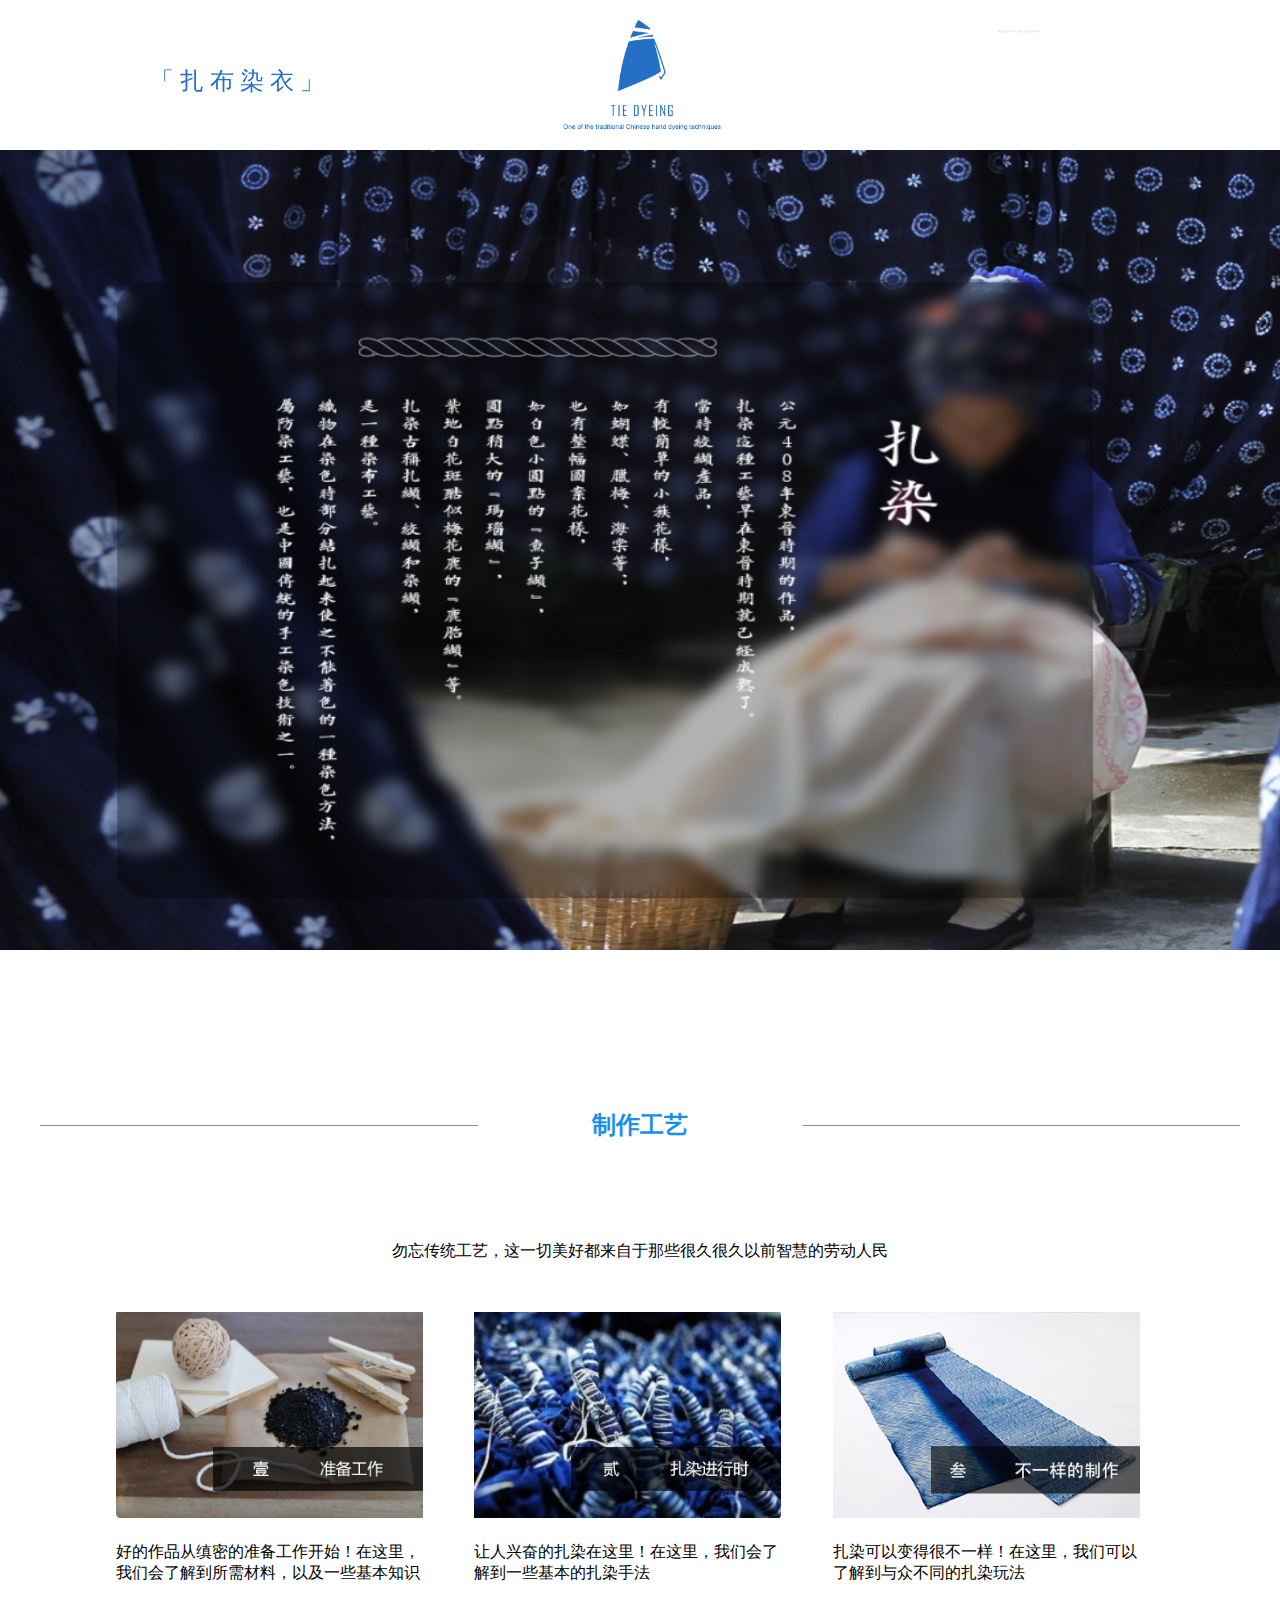
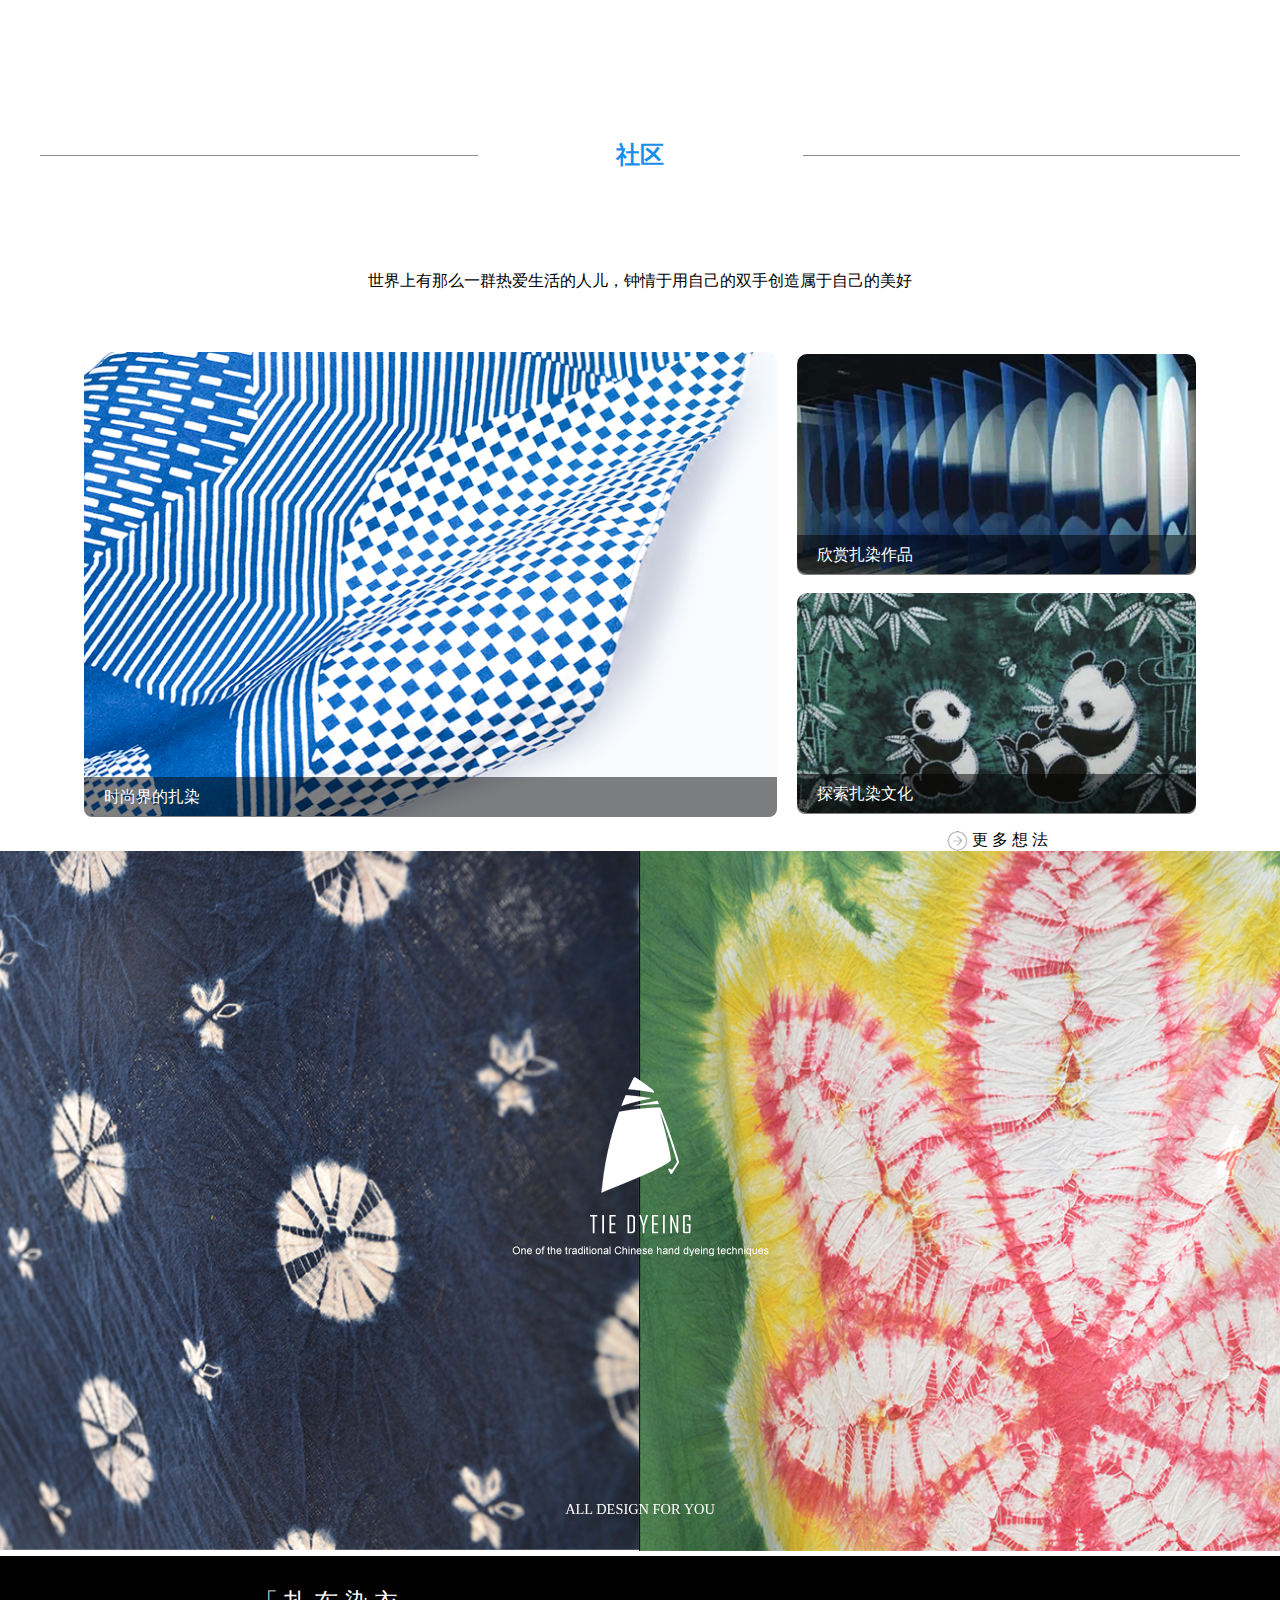
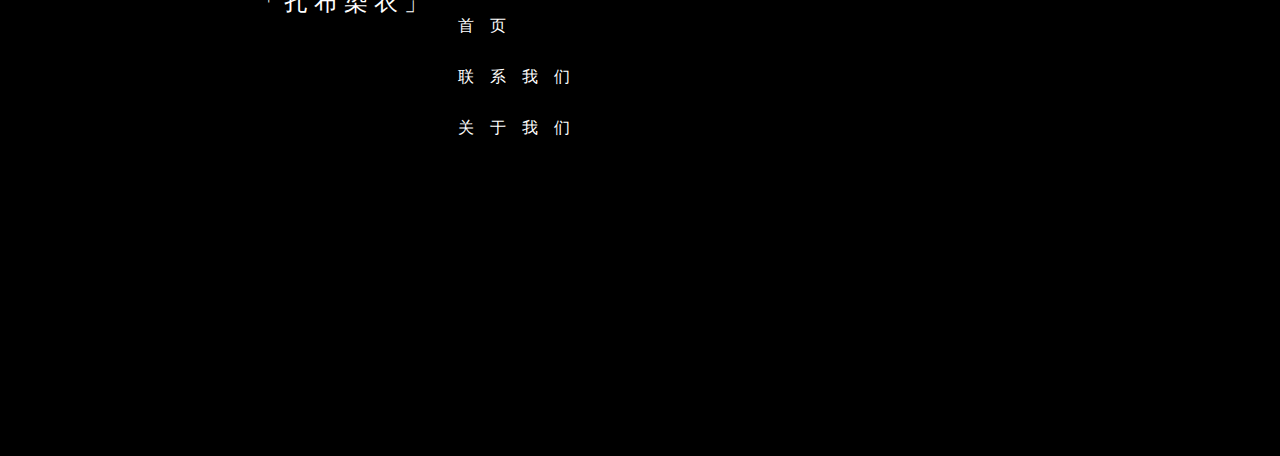
<file: index.html>
<!DOCTYPE html>
<html lang="zh">

<head>
    <meta charset="UTF-8">
    <title>扎染社区</title>



    <script src="http://www.jq22.com/jquery/1.8.3/jquery.min.js"></script>
    <script src="http://libs.baidu.com/jqueryui/1.8.22/jquery-ui.min.js "></script>
    <script src="js/jquery.fullPage.min.js"></script>



    <link rel="stylesheet" type="text/css" id="s2" href="1366css/jquery.fullPage.css">
    <link rel="stylesheet" type="text/css" id="s1" href="1366css/index.css">



    <!-- <meta name="viewport" content="width=device-width,initial-scale=1" /> -->



    <script>
        window.onload = function() {
            if ((screen.width == 1024) && (screen.height == 768)) {
                document.getElementById('s2').href = '1024css/jquery.fullPage.css';
                document.getElementById('s1').href = '1024css/index.css';
            } else if ((screen.width == 1366) && (screen.height == 768)) {
                document.getElementById('s2').href = '1366css/jquery.fullPage.css';
                document.getElementById('s1').href = '1366css/index.css';
            } else {
                document.getElementById('s2').href = '1920css/jquery.fullPage.css';
                document.getElementById('s1').href = '1920css/index.css';
            }
        }
    </script>


    <script>
        $(function() {
            if ($.browser.msie && $.browser.version < 6) {
                $('body').addClass('ltie10');
            }
            $.fn.fullpage({
                verticalCentered: false,
                anchors: ['page1', 'page2', 'page3', 'page4'],
                navigation: true,
                navigationTooltips: ['主页', '制作工艺', '社区', '联系我们']
            });
        });
    </script>



</head>

<body>

    <div class="section section1">
        <!-- <div class="header">
            <div id="h-1">
                <img id="h-1-1" src="img2/banner.png" />
                <a href="index.html#page1"><img class="h-1-2" src="img2/logo.png"></a>
                <div class="h-1-3">
                    <div class="link-1">
                        <a href="index.html#page1" class="demo">
                            <span class="thin">首页</span>
                        </a>
                    </div>
                    &nbsp;&nbsp;&nbsp;&nbsp; &nbsp;&nbsp;&nbsp;&nbsp;&nbsp;&nbsp;
                    <div class="link-1">
                        <a href="news.html" class="demo">
                            <span class="thin">社区</span>
                        </a>
                    </div>
                </div>
            </div>
        </div> -->
        <!-- <img src="img/toptop.png" class="toptop"> -->



        <div class="header">

            <div id="h-1">

                <span class="h-1-1">「 扎 布 染 衣 」</span>
                <img src="img/logo.png" class="h-1-2" />
                <span class="h-1-3">希望通过我们的努力，能让美丽的文化绵延下去</span>

            </div>

            <img src="index/main.png" class="banner">


        </div>
    </div>



    <div class="section section2">


        <div class="c-1">
            <h2 class="title-text"><span>制作工艺</span></h2>
        </div>

        <div class="c-2">
            <span>勿忘传统工艺，这一切美好都来自于那些很久很久以前智慧的劳动人民</span>
        </div>

        <div class="c-3">

            <div class="c-3-1">
                <a href="learn1.html"><img src="index/learn_1.jpg" width="100%" height="auto" /></a>
                <div style="padding-top: 20px;"></div>
                <span>好的作品从缜密的准备工作开始！在这里，我们会了解到所需材料，以及一些基本知识</span>
            </div>

            <div class="c-3-1">
                <a href="learn2.html"><img src="index/learn_2.jpg" width="100%" height="auto" /></a>
                <div style="padding-top: 20px;"></div>
                <span>让人兴奋的扎染在这里！在这里，我们会了解到一些基本的扎染手法</span>
            </div>

            <div class="c-3-1">
                <a href="learn3.html"><img src="index/learn_3.jpg" width="100%" height="auto" /></a>
                <div style="padding-top: 20px;"></div>
                <span>扎染可以变得很不一样！在这里，我们可以了解到与众不同的扎染玩法</span>
            </div>

        </div>
    </div>






    <div class="section section3">



        <div class="c-1">
            <h2 class="title-text"><span>社区</span></h2>
        </div>

        <div class="c-2">
            <span>世界上有那么一群热爱生活的人儿，钟情于用自己的双手创造属于自己的美好</span>
        </div>

        <div class="c-4">
            <table border="0" style="border-collapse:separate; border-spacing:20px 10px;">
                <tr>
                    <td rowspan="2">
                        <a href="blog1.html">
                            <div class="bottom-opacity">
                                <img src="index/article_1.png" />
                                <div class="bottom">
                                    <p class="bbb">时尚界的扎染</p>
                                </div>
                            </div>
                        </a>
                    </td>
                    <td>
                        <a href="blog6.html">
                            <div class="bottom-opacity">
                                <img src="index/article_2.png" />
                                <div class="bottom">
                                    <p class="bbb">欣赏扎染作品</p>
                                </div>
                            </div>
                        </a>
                    </td>
                </tr>
                <tr>
                    <td>
                        <a href="blog2.html">
                            <div class="bottom-opacity">
                                <img src="index/article_3.png" />
                                <div class="bottom">
                                    <p>探索扎染文化</p>
                                </div>
                            </div>
                        </a>
                    </td>
                </tr>
            </table>
        </div>
        <a href="news.html">
            <div class="gonext">
                <img src="img/next.png" height="20px" width="auto">
                <span> 更 多 想 法</span>
            </div>
        </a>
    </div>





    <div class="section section4">
        <!-- <div style="padding-top: 115px"></div>
            <div class="f-1">
                <div style="height: 25px;"> </div>
                <span>分 享 我 们</span>
                <div style="height: 25px;"> </div>
                <div class="icon">
                    <a href="#"><img src="img/u44.png"></a>
                    <a href="#"><img src="img/u46.png"></a>
                    <a href="#"><img src="img/u48.png"></a>
                    <a href="#"><img src="img/u50.png"></a>
                </div>
            </div>
            <div style="padding-top: 10px"></div>
            <div class="f-2">
                <div style="height: 100px;"> </div>
                <a href="#">
                    <p>关 于 我 们</p>
                </a>
                <div style="height: 30px;"> </div>
                <a href="#">
                    <p>加 入 我 们</p>
                </a>
                <div style="height: 30px;"> </div>
                <a href="#">
                    <p>联 系 合 作</p>
                </a>
                <div style="height: 30px;"> </div>
                <a href="#">
                    <p>反 馈 建 议</p>
                </a>


            </div> -->


        <div>
            <div class="f-1">
                <img class="f-1-1" src="img/footer img.png" />
                <img class="f-1-2" src="img/footer white.png" />
                <p class="f-1-3"> ALL DESIGN FOR YOU</p>
            </div>
        </div>

        <div style="padding-top:5px;"></div>

        <div class="f-2">
            <div class="fleft">
                <div>
                    <span class="f-2-1">「 扎 布 染 衣 」</span>
                </div>

                <div class="fff">
                    <a href="index.html">
                        <p class="f-2-2">首页</p>
                    </a>
                    <a href=# onClick="javascript:alert('官方联系方式正在搭建，敬请期待！');">
                        <p class="f-2-2">联系我们</p>
                    </a>
                    <a href="#" onClick="javascript:alert('我们致力于扩大扎染文化的影响力，希望为扎染的进一步发展作出一定的贡献');">
                        <p class="f-2-2">关于我们</p>
                    </a>
                </div>
            </div>
        </div>
    </div>
</body>

</html>
</file>
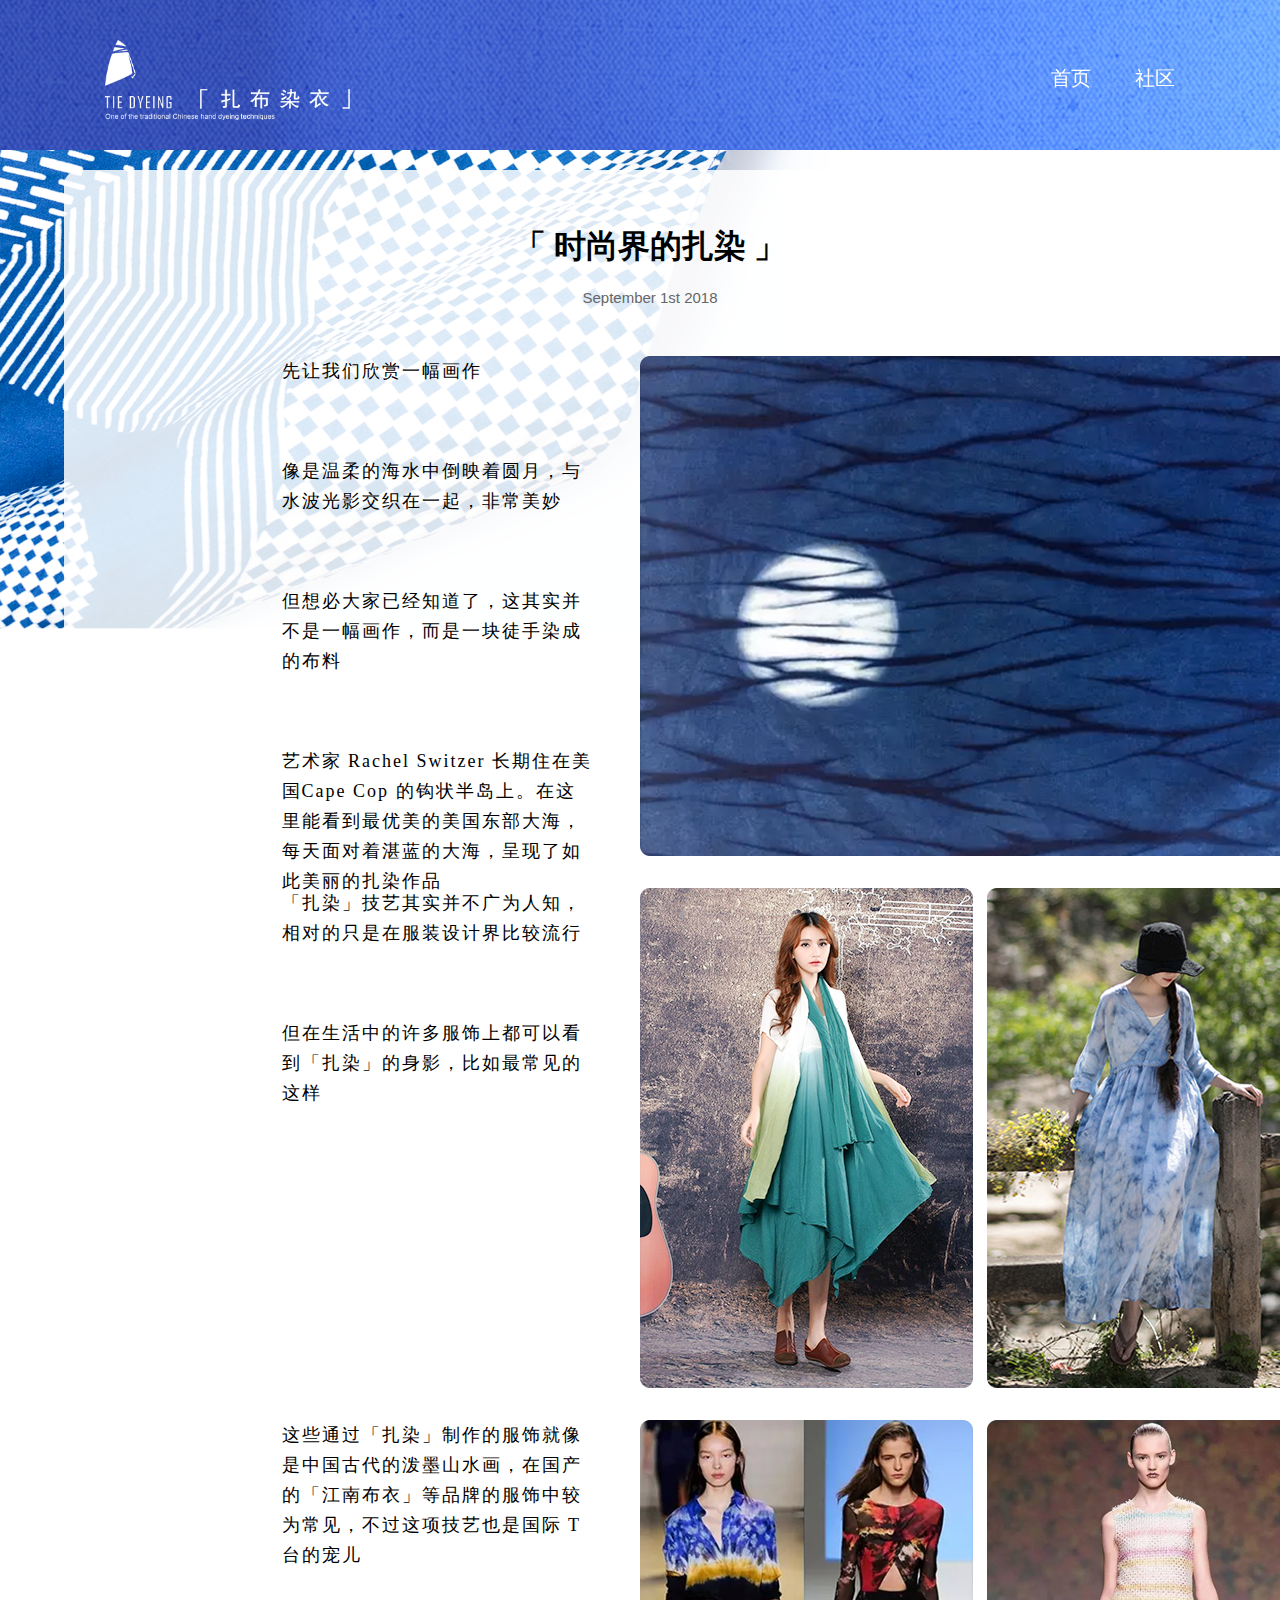
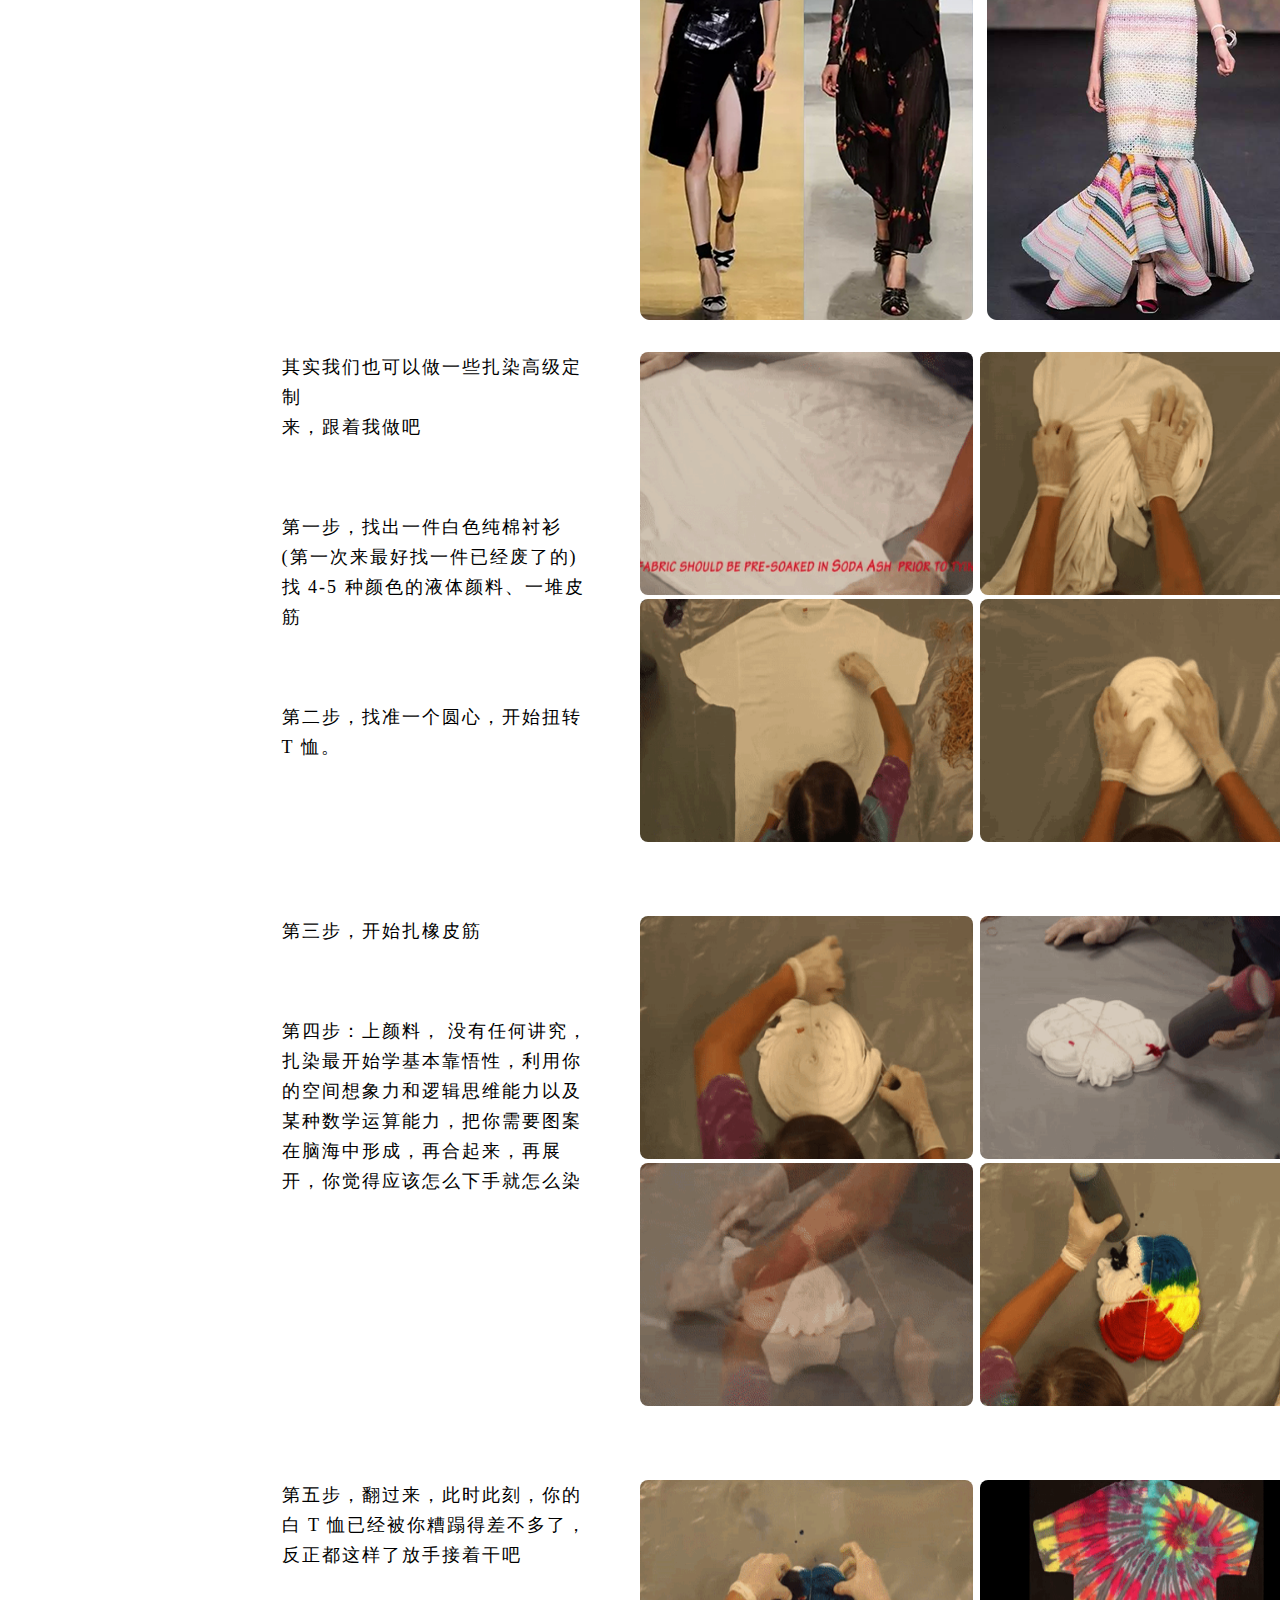
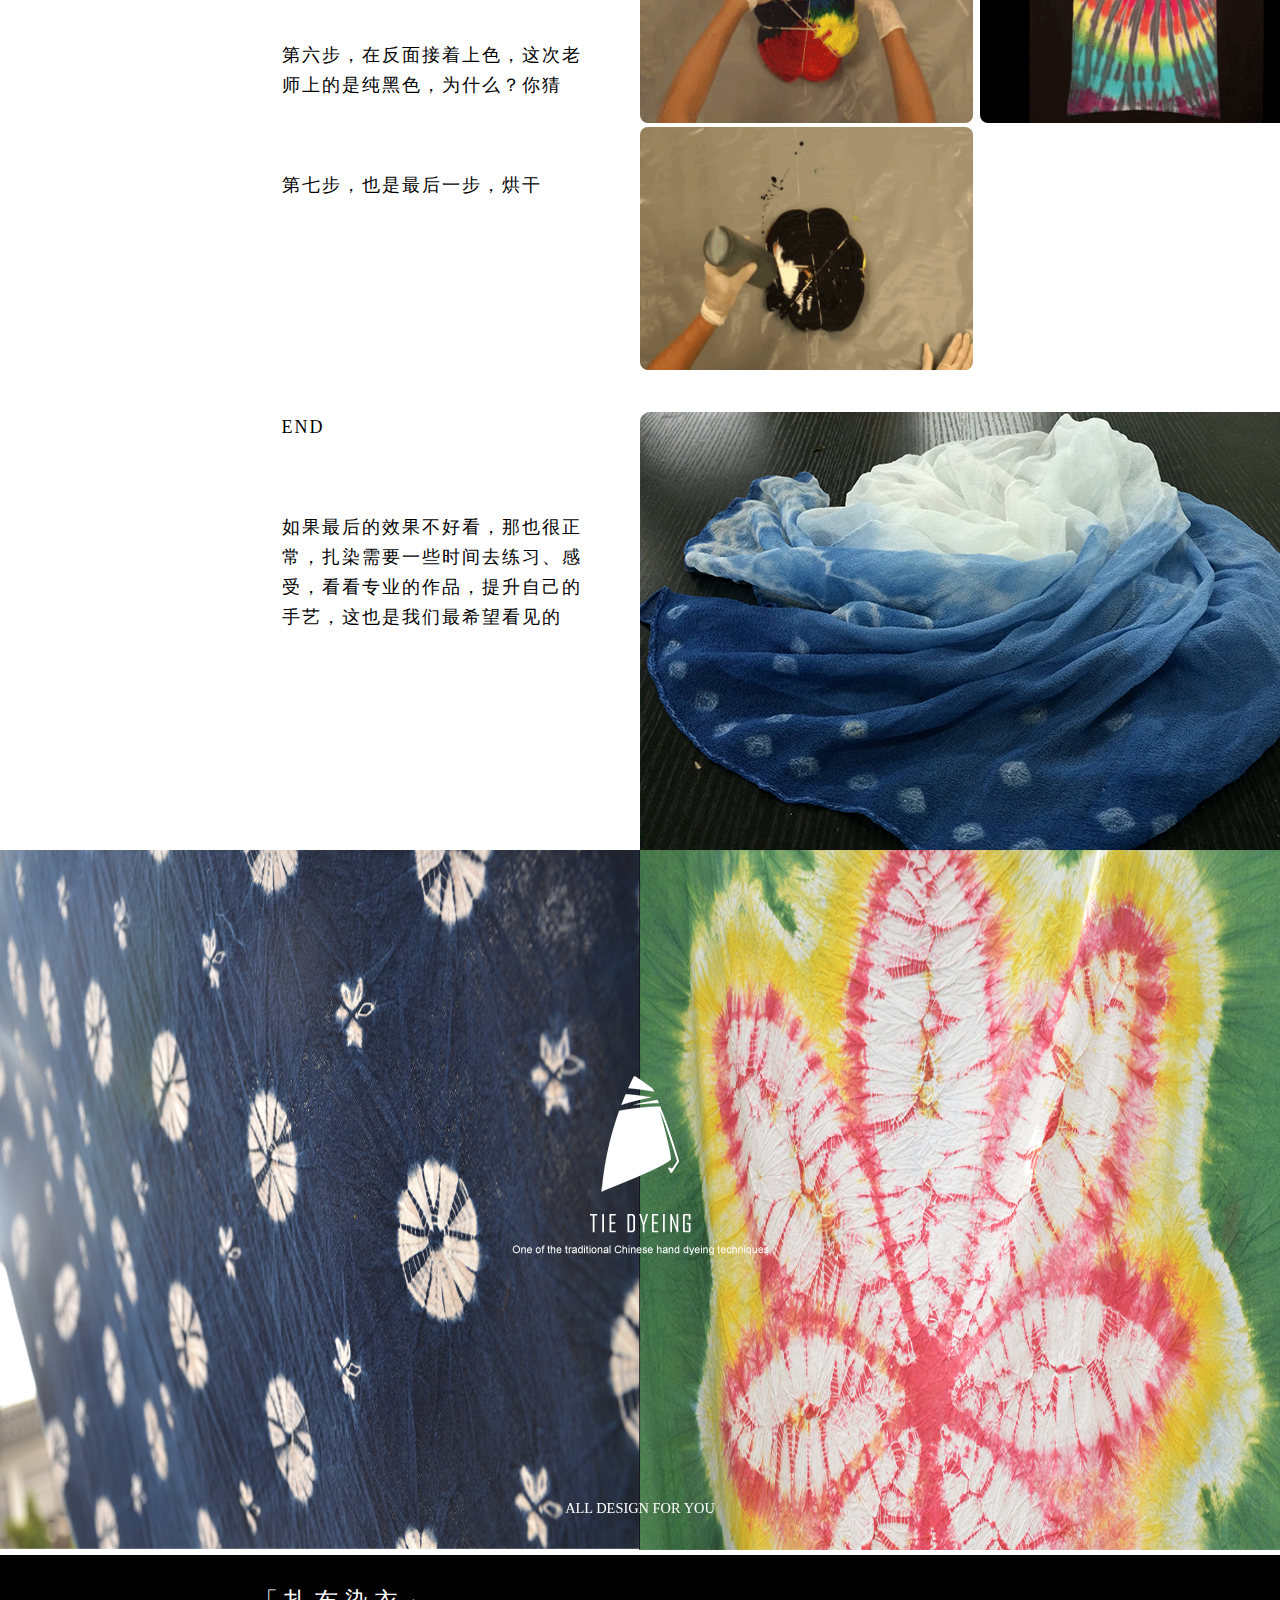
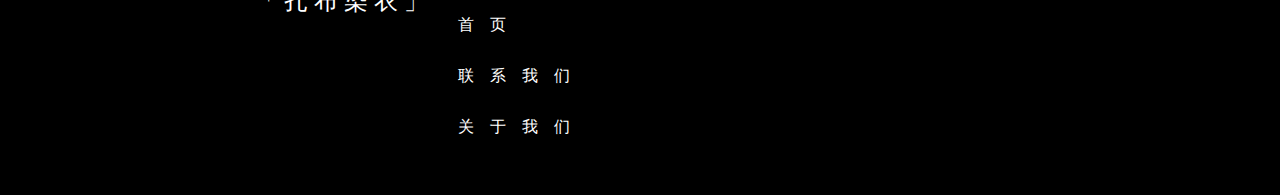
<file: blog1.html>
<!DOCTYPE html>
<html lang="zh">

<head>
    <meta charset="UTF-8">
    <title>扎染社区 | 「 时尚界的扎染 」</title>
    <link rel="stylesheet" type="text/css" id="s1">

    <script>
        window.onload = function() {
            if ((screen.width == 1024) && (screen.height == 768)) {

                document.getElementById('s1').href = '1024css/blog1.css';
            } else if ((screen.width == 1366) && (screen.height == 768)) {

                document.getElementById('s1').href = '1366css/blog1.css';
            } else {

                document.getElementById('s1').href = '1920css/blog1.css';
            }
        }
    </script>
</head>

<body>
    <div class="header">
        <div id="h-1">
            <img id="h-1-1" src="img2/banner.png" />
            <a href="index.html#page1"><img class="h-1-2" src="img2/logo.png"></a>
            <div class="h-1-3">
                <div class="link-1">
                    <a href="index.html#page1" class="demo">
                        <span class="thin">首页</span>
                    </a>
                </div>
                &nbsp;&nbsp;&nbsp;&nbsp; &nbsp;&nbsp;&nbsp;&nbsp;&nbsp;&nbsp;
                <div class="link-1">
                    <a href="news.html" class="demo">
                        <span class="thin">社区</span>
                    </a>
                </div>
            </div>
        </div>
    </div>



    <div class="content" style="position: relative;">
        <div class="topimg">
            <img src="img3/img/background.png">
        </div>

        <div class="backcolor"></div>
        <div class="main">
            <div class="title" align=center>
                <h1>「 时尚界的扎染 」</h1>
            </div>

            <div class="date" align=center>
                <p>September 1st 2018 </p>
            </div>

            <div style="padding-top: 50px;"></div>
            <div>
                <div style="display: flex; position: relative;">
                    <div class="word">
                        <span>先让我们欣赏一幅画作</span>

                        <span class="spanmargin">像是温柔的海水中倒映着圆月，与水波光影交织在一起，非常美妙</span>

                        <span class="spanmargin">但想必大家已经知道了，这其实并不是一幅画作，而是一块徒手染成的布料</span>

                        <span class="spanmargin">艺术家 Rachel Switzer 长期住在美国Cape Cop 的钩状半岛上。在这里能看到最优美的美国东部大海，每天面对着湛蓝的大海，呈现了如此美丽的扎染作品</span>
                    </div>

                    <img class="pic" src="img3/img/画板 1.png">
                </div>
            </div>


            <div style="padding-top: 32px;"></div>
            <div>
                <div style="display: flex; position: relative;">
                    <div class="word">
                        <span>「扎染」技艺其实并不广为人知，相对的只是在服装设计界比较流行</span>

                        <span class="spanmargin">但在生活中的许多服饰上都可以看到「扎染」的身影，比如最常见的这样</span>
                    </div>

                    <div class="imgbox">
                        <img src="img3/img/画板 1 拷贝.png">
                        <div style="padding-left: 14px;"></div>
                        <img src="img3/img/画板 1 拷贝 2.png">
                    </div>
                </div>
            </div>


            <div style="padding-top: 32px;"></div>
            <div>
                <div style="display: flex; position: relative;">
                    <div class="word">
                        <span>这些通过「扎染」制作的服饰就像是中国古代的泼墨山水画，在国产的「江南布衣」等品牌的服饰中较为常见，不过这项技艺也是国际 T 台的宠儿</span>

                    </div>

                    <div class="imgbox">
                        <img src="img3/img/画板 1 拷贝 3-1.png">
                        <div style="padding-left: 14px;"></div>
                        <img src="img3/img/画板 1 拷贝 3.png">
                    </div>
                </div>
            </div>




            <div style="padding-top: 32px;"></div>
            <div>
                <div style="display: flex; position: relative;">
                    <div class="word">
                        <span>其实我们也可以做一些扎染高级定制<br>来，跟着我做吧</span>



                        <span class="spanmargin">第一步，找出一件白色纯棉衬衫<br/>(第一次来最好找一件已经废了的)<br/>找 4-5 种颜色的液体颜料、一堆皮筋</span>

                        <span class="spanmargin">第二步，找准一个圆心，开始扭转 T 恤。</span>
                    </div>

                    <div class="gifbox">
                        <div>
                            <img src="img3/gif/1.gif">
                            <div style="padding-left: 7px;"></div>
                            <img src="img3/gif/2.gif">
                        </div>
                        <div style="padding-left: 7px;"></div>
                        <div>
                            <img src="img3/gif/3.gif">
                            <div style="padding-left: 7px;"></div>
                            <img src="img3/gif/4.gif">
                        </div>
                    </div>
                </div>
            </div>


            <div style="padding-top: 64px;"></div>
            <div>
                <div style="display: flex; position: relative;">
                    <div class="word">

                        <span>第三步，开始扎橡皮筋</span>

                        <span class="spanmargin">第四步：上颜料， 没有任何讲究，扎染最开始学基本靠悟性，利用你的空间想象力和逻辑思维能力以及某种数学运算能力，把你需要图案在脑海中形成，再合起来，再展开，你觉得应该怎么下手就怎么染</span>

                    </div>

                    <div class="gifbox">
                        <div>
                            <img src="img3/gif/6.gif">
                            <div style="padding-left: 7px;"></div>
                            <img src="img3/gif/7.gif">
                        </div>
                        <div style="padding-left: 7px;"></div>
                        <div>
                            <img src="img3/gif/8.gif">
                            <div style="padding-left: 7px;"></div>
                            <img src="img3/gif/10.gif">
                        </div>
                    </div>
                </div>
            </div>



            <div style="padding-top: 64px;"></div>
            <div>
                <div style="display: flex; position: relative;">
                    <div class="word">

                        <span>第五步，翻过来，此时此刻，你的白 T 恤已经被你糟蹋得差不多了，反正都这样了放手接着干吧</span>

                        <span class="spanmargin">第六步，在反面接着上色，这次老师上的是纯黑色，为什么？你猜</span>

                        <span class="spanmargin">第七步，也是最后一步，烘干</span>

                    </div>

                    <div class="gifbox">
                        <div>
                            <img src="img3/gif/11.gif">
                            <div style="padding-left: 7px;"></div>
                            <img src="img3/gif/12.gif">
                        </div>
                        <div style="padding-left: 7px;"></div>
                        <div>
                            <img src="img3/gif/13.gif">

                        </div>
                    </div>
                </div>
            </div>


            <div style="padding-top: 32px;"></div>
            <div>
                <div style="display: flex; position: relative;">
                    <div class="word">

                        <span>END</span>

                        <span class="spanmargin">如果最后的效果不好看，那也很正常，扎染需要一些时间去练习、感受，看看专业的作品，提升自己的手艺，这也是我们最希望看见的</span>

                    </div>

                    <img class="pic" src="img3/img/画板 1 拷贝 4.png">
                </div>
            </div>


            <div class=c-f>
                <hr class="hr3" />
            </div>

        </div>
    </div>





    <div class="f-1">
        <img class="f-1-1" src="img2/footer img.png" />
        <img class="f-1-2" src="img2/footer white.png" />
        <p class="f-1-3"> ALL DESIGN FOR YOU</p>
    </div>


    <div style="padding-top:5px;background-color: white"></div>

    <div class="f-2">
        <div class="fleft">
            <div>
                <span class="f-2-1">「 扎 布 染 衣 」</span>
            </div>
            <div>
                <a href="index.html">
                    <p class="f-2-2">首页</p>
                </a>
                <a href=# onClick="javascript:alert('官方联系方式正在搭建，敬请期待！');">
                    <p class="f-2-2">联系我们</p>
                </a>
                <a href="#" onClick="javascript:alert('我们致力于扩大扎染文化的影响力，希望为扎染的进一步发展作出一定的贡献');">
                    <p class="f-2-2">关于我们</p>
                </a>
            </div>
        </div>
    </div>

</body>

</html>
</file>
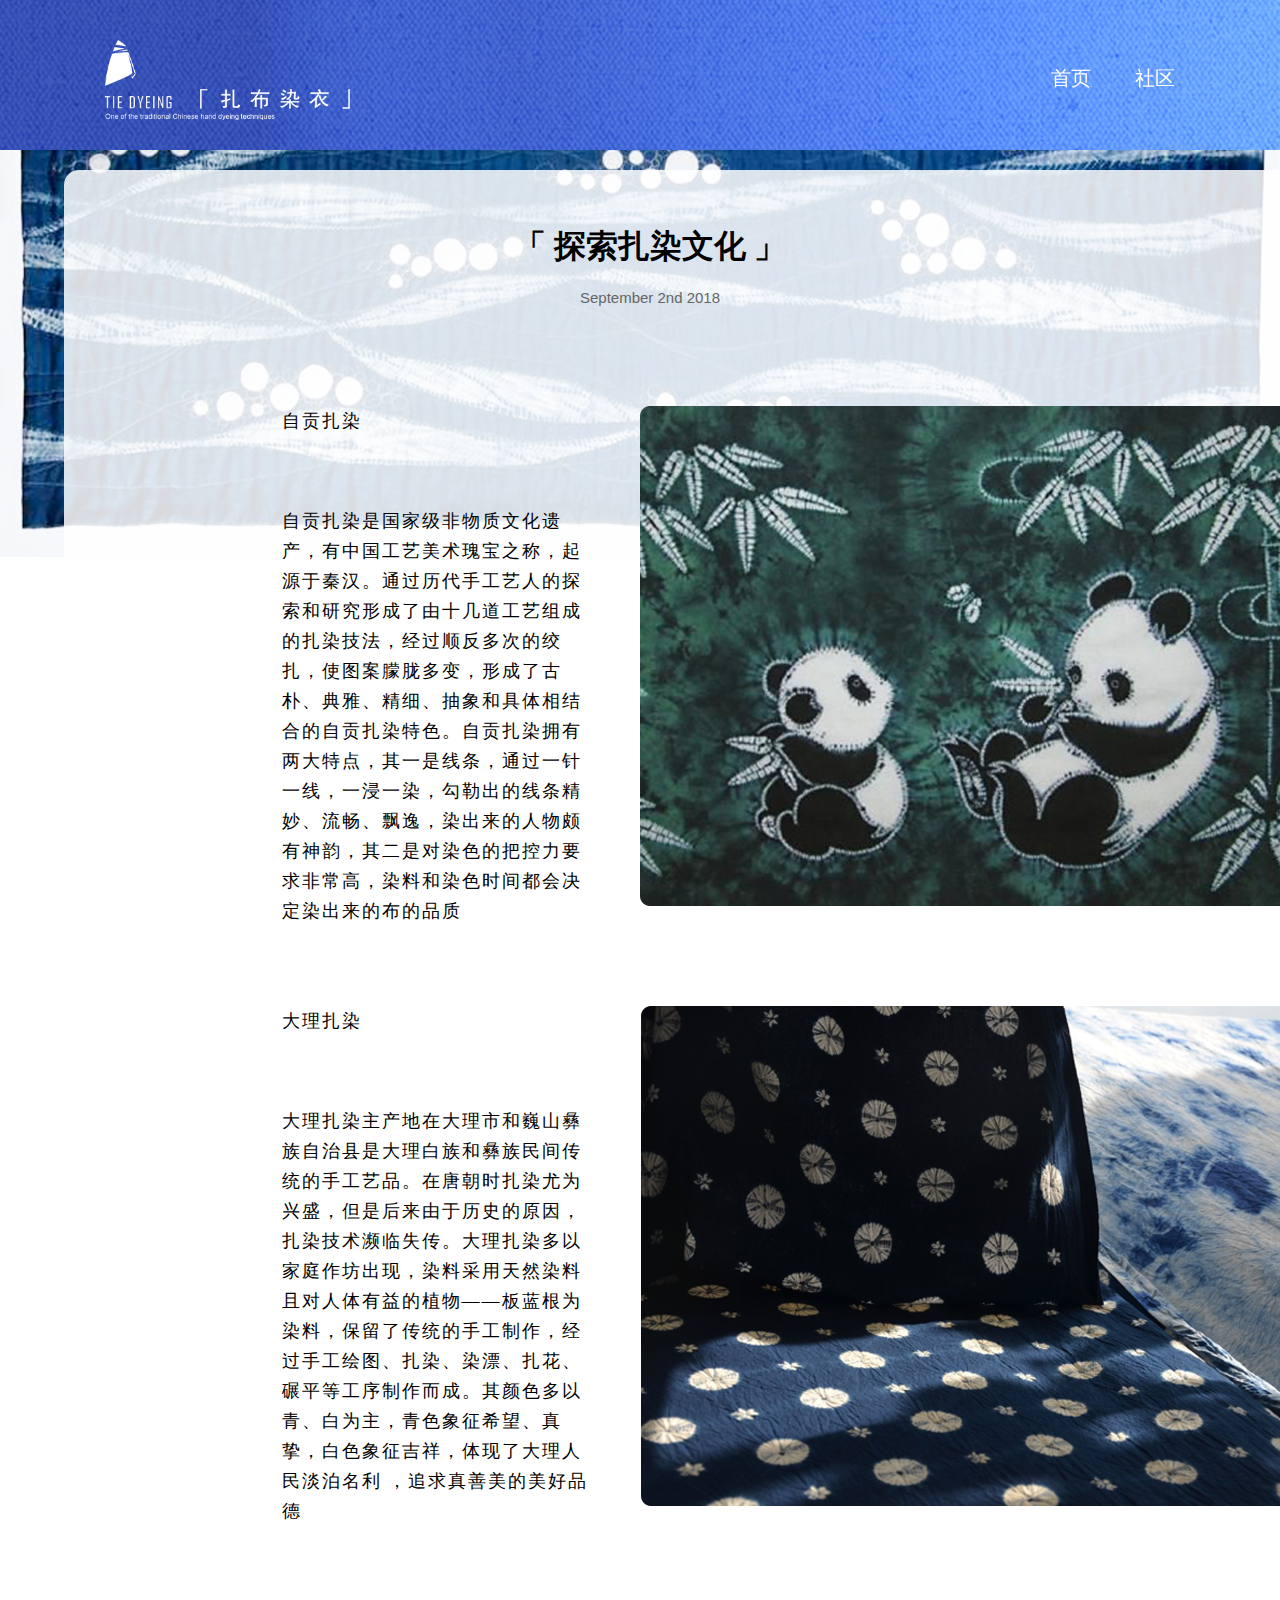
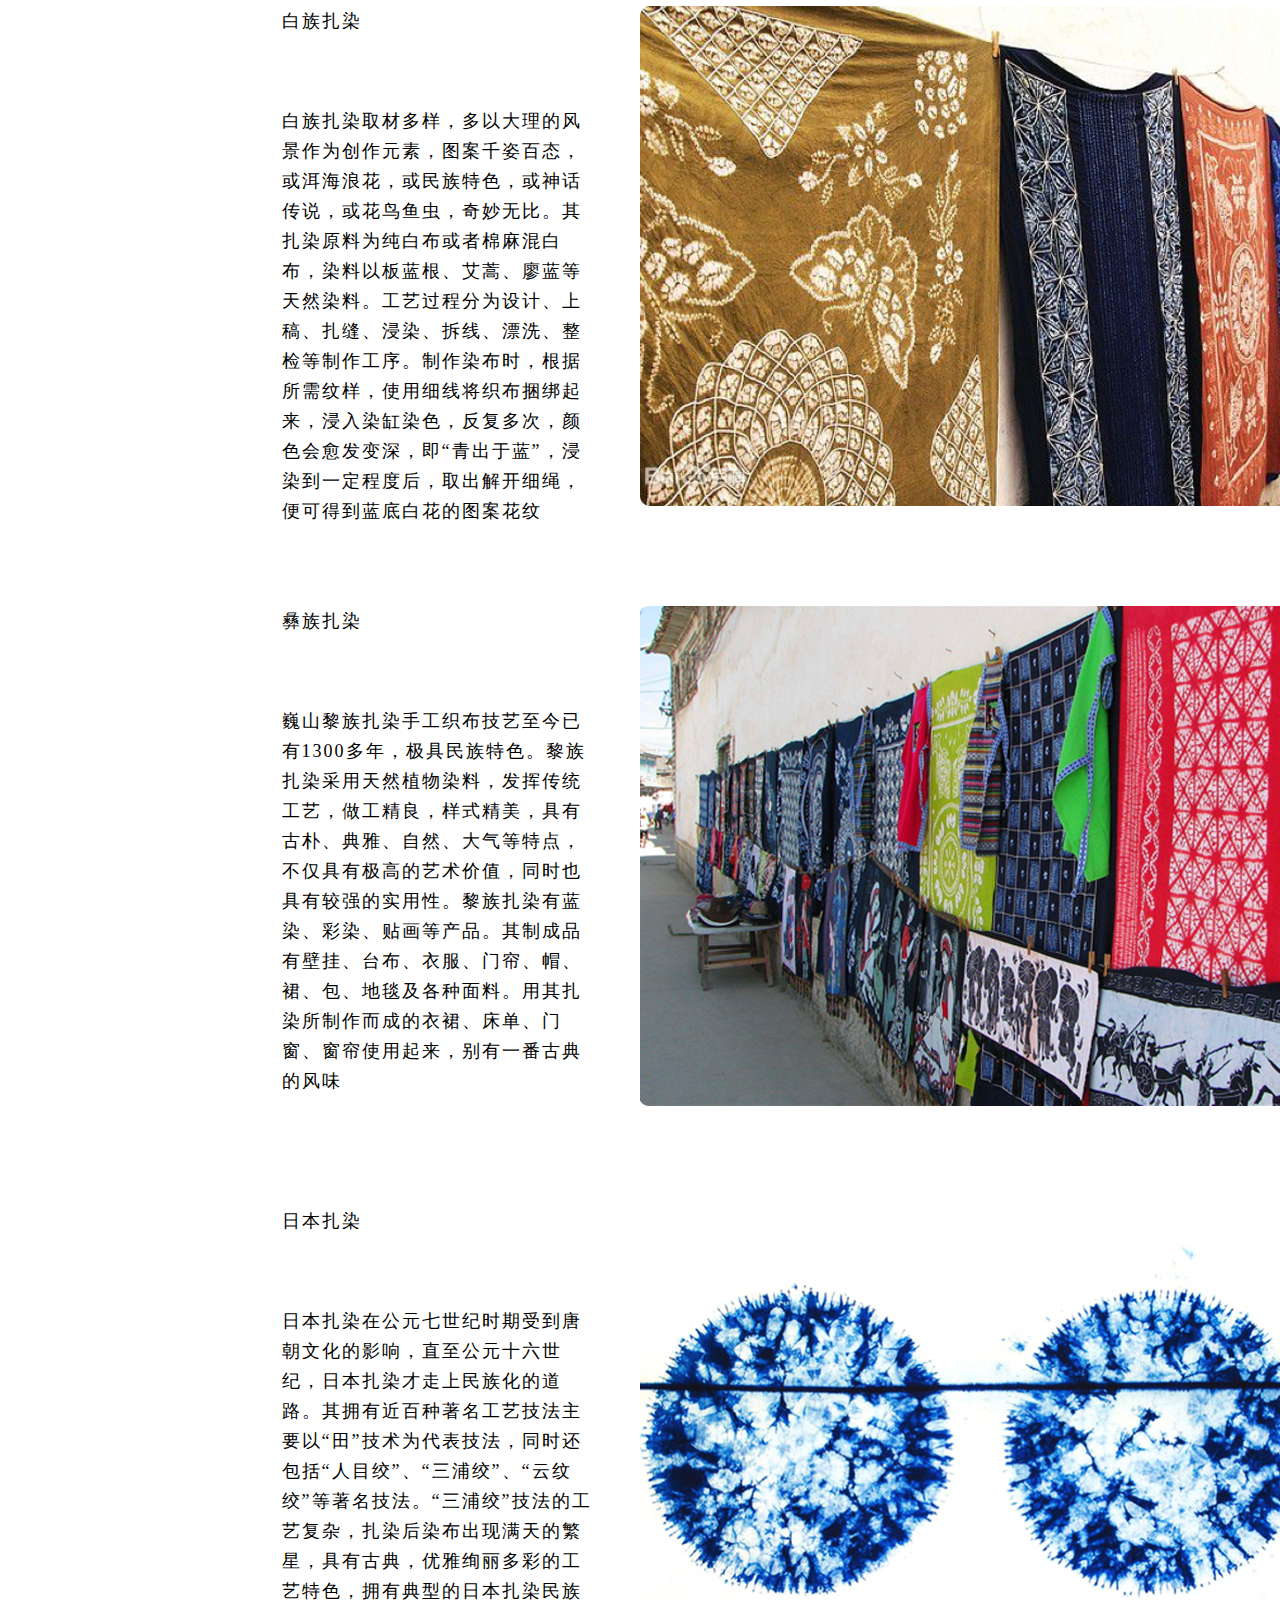
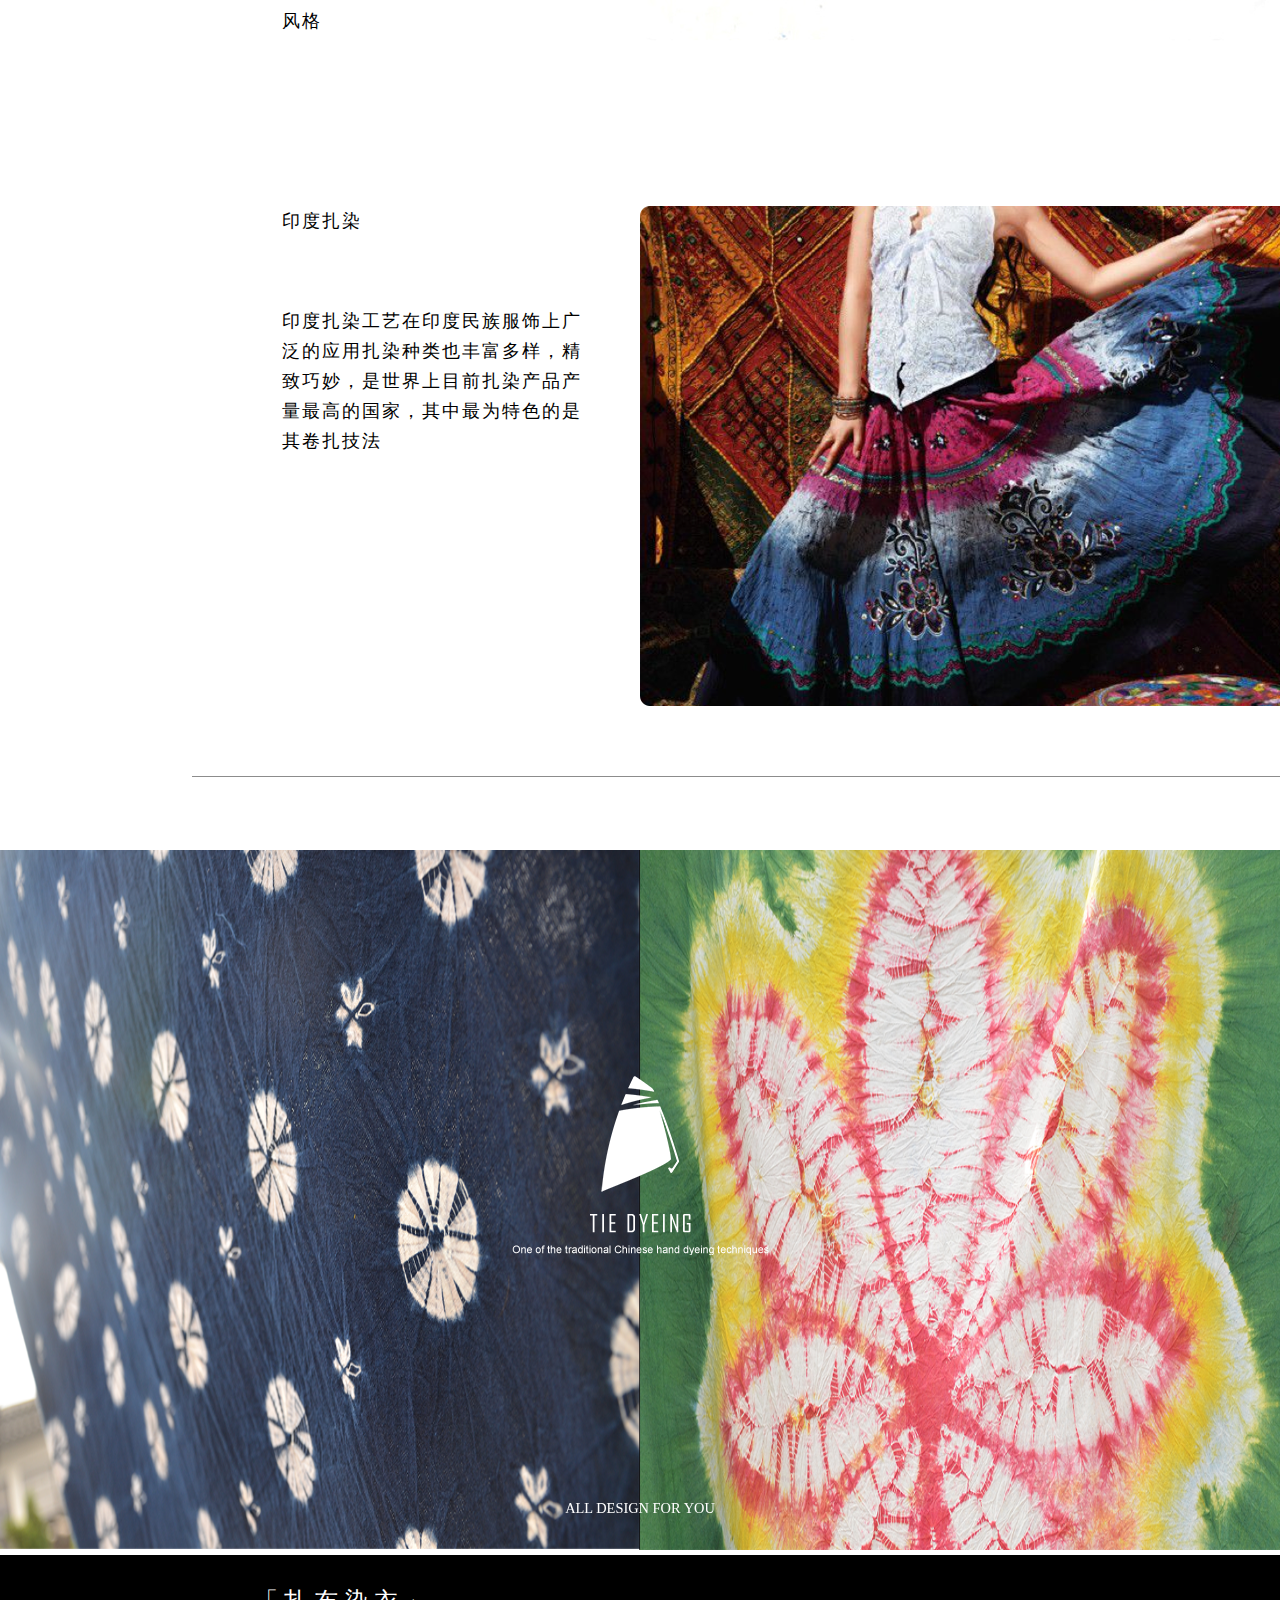
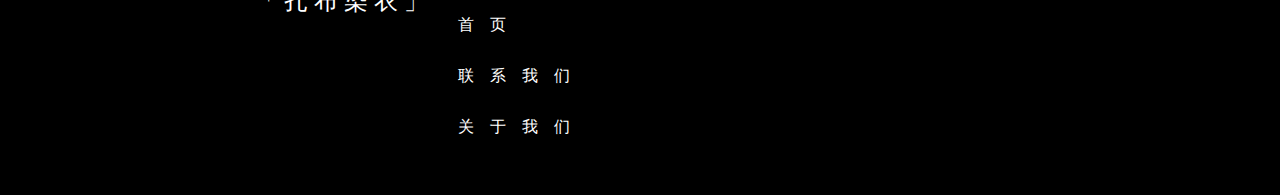
<file: blog2.html>
<!DOCTYPE html>
<html lang="zh">

<head>
    <meta charset="UTF-8">
    <title>扎染社区 | 「 探索扎染文化 」</title>
    <link rel="stylesheet" type="text/css" id="s1">

    <script>
        window.onload = function() {
            if ((screen.width == 1024) && (screen.height == 768)) {

                document.getElementById('s1').href = '1024css/blog2.css';
            } else if ((screen.width == 1366) && (screen.height == 768)) {

                document.getElementById('s1').href = '1366css/blog1.css';
            } else {

                document.getElementById('s1').href = '1920css/blog2.css';
            }
        }
    </script>
</head>

<body>
    <div class="header">
        <div id="h-1">
            <img id="h-1-1" src="img2/banner.png" />
            <a href="index.html#page1"><img class="h-1-2" src="img2/logo.png"></a>
            <div class="h-1-3">
                <div class="link-1">
                    <a href="index.html#page1" class="demo">
                        <span class="thin">首页</span>
                    </a>
                </div>
                &nbsp;&nbsp;&nbsp;&nbsp; &nbsp;&nbsp;&nbsp;&nbsp;&nbsp;&nbsp;
                <div class="link-1">
                    <a href="news.html" class="demo">

                        <span class="thin">社区</span>
                    </a>
                </div>
            </div>
        </div>
    </div>



    <div class="content" style="position: relative;">
        <div class="topimg">
            <img src="img4/background.png">
        </div>

        <div class="backcolor">
        </div>
        <div class="main">
            <div class="title" align=center>
                <h1>「 探索扎染文化 」</h1>
            </div>

            <div class="date" align=center>
                <p>September 2nd 2018 </p>
            </div>

            <div style="padding-top: 100px;"></div>
            <div>
                <div style="display: flex; position: relative;">
                    <div class="word">

                        <span>自贡扎染</span>

                        <span class="spanmargin">自贡扎染是国家级非物质文化遗产，有中国工艺美术瑰宝之称，起源于秦汉。通过历代手工艺人的探索和研究形成了由十几道工艺组成的扎染技法，经过顺反多次的绞扎，使图案朦胧多变，形成了古朴、典雅、精细、抽象和具体相结合的自贡扎染特色。自贡扎染拥有两大特点，其一是线条，通过一针一线，一浸一染，勾勒出的线条精妙、流畅、飘逸，染出来的人物颇有神韵，其二是对染色的把控力要求非常高，染料和染色时间都会决定染出来的布的品质</span>

                    </div>

                    <img class="pic" src="img4/画板 1.png">
                </div>
            </div>

            <div style="padding-top: 100px;"></div>
            <div>
                <div style="display: flex; position: relative;">
                    <div class="word">

                        <span>大理扎染</span>

                        <span class="spanmargin">大理扎染主产地在大理市和巍山彝族自治县是大理白族和彝族民间传统的手工艺品。在唐朝时扎染尤为兴盛，但是后来由于历史的原因，扎染技术濒临失传。大理扎染多以家庭作坊出现，染料采用天然染料且对人体有益的植物——板蓝根为染料，保留了传统的手工制作，经过手工绘图、扎染、染漂、扎花、碾平等工序制作而成。其颜色多以青、白为主，青色象征希望、真挚，白色象征吉祥，体现了大理人民淡泊名利 ，追求真善美的美好品德</span>

                    </div>

                    <img class="pic" src="img4/画板 1 拷贝 4.png">
                </div>
            </div>


            <div style="padding-top: 100px;"></div>
            <div>
                <div style="display: flex; position: relative;">
                    <div class="word">

                        <span>白族扎染</span>

                        <span class="spanmargin">白族扎染取材多样，多以大理的风景作为创作元素，图案千姿百态，或洱海浪花，或民族特色，或神话传说，或花鸟鱼虫，奇妙无比。其扎染原料为纯白布或者棉麻混白布，染料以板蓝根、艾蒿、廖蓝等天然染料。工艺过程分为设计、上稿、扎缝、浸染、拆线、漂洗、整检等制作工序。制作染布时，根据所需纹样，使用细线将织布捆绑起来，浸入染缸染色，反复多次，颜色会愈发变深，即“青出于蓝”，浸染到一定程度后，取出解开细绳，便可得到蓝底白花的图案花纹</span>

                    </div>

                    <img class="pic" src="img4/画板 1 拷贝 5.png">
                </div>
            </div>


            <div style="padding-top: 100px;"></div>
            <div>
                <div style="display: flex; position: relative;">
                    <div class="word">

                        <span>彝族扎染</span>

                        <span class="spanmargin">巍山黎族扎染手工织布技艺至今已有1300多年，极具民族特色。黎族扎染采用天然植物染料，发挥传统工艺，做工精良，样式精美，具有古朴、典雅、自然、大气等特点，不仅具有极高的艺术价值，同时也具有较强的实用性。黎族扎染有蓝染、彩染、贴画等产品。其制成品有壁挂、台布、衣服、门帘、帽、裙、包、地毯及各种面料。用其扎染所制作而成的衣裙、床单、门窗、窗帘使用起来，别有一番古典的风味</span>

                    </div>

                    <img class="pic" src="img4/画板 1 拷贝 6.png">
                </div>
            </div>


            <div style="padding-top: 100px;"></div>
            <div>
                <div style="display: flex; position: relative;">
                    <div class="word">

                        <span>日本扎染</span>

                        <span class="spanmargin">日本扎染在公元七世纪时期受到唐朝文化的影响，直至公元十六世纪，日本扎染才走上民族化的道路。其拥有近百种著名工艺技法主要以“田”技术为代表技法，同时还包括“人目绞”、“三浦绞”、“云纹绞”等著名技法。“三浦绞”技法的工艺复杂，扎染后染布出现满天的繁星，具有古典，优雅绚丽多彩的工艺特色，拥有典型的日本扎染民族风格</div>

                    <img class="pic" src="img4/画板 1 拷贝 7.png">
                </div>
            </div>



            <div style="padding-top: 100px;"></div>
            <div>
                <div style="display: flex; position: relative;">
                    <div class="word">

                        <span>印度扎染</span>

                        <span class="spanmargin">印度扎染工艺在印度民族服饰上广泛的应用扎染种类也丰富多样，精致巧妙，是世界上目前扎染产品产量最高的国家，其中最为特色的是其卷扎技法</div>

                    <img class="pic" src="img4/画板 1 拷贝 8.png">
                </div>
            </div>

            <div class=c-f>
                <hr class="hr3" />
            </div>

        </div>
    </div>

    <div class="f-1">
            <img class="f-1-1" src="img2/footer img.png" />
            <img class="f-1-2" src="img2/footer white.png" />
            <p class="f-1-3"> ALL DESIGN FOR YOU</p>
        </div>


        <div style="padding-top:5px;"></div>

    <div class="f-2">
            <div class="fleft">
                <div>
                    <span class="f-2-1">「 扎 布 染 衣 」</span>
                    </div>
                    <div>
                        <a href="index.html">
                            <p class="f-2-2">首页</p>
                        </a>
                        <a href=# onClick="javascript:alert('官方联系方式正在搭建，敬请期待！');">
                            <p class="f-2-2">联系我们</p>
                        </a>
                        <a href="#" onClick="javascript:alert('我们致力于扩大扎染文化的影响力，希望为扎染的进一步发展作出一定的贡献');">
                            <p class="f-2-2">关于我们</p>
                        </a>
                    </div>
                </div>
            </div>




</body>

</html>
</file>
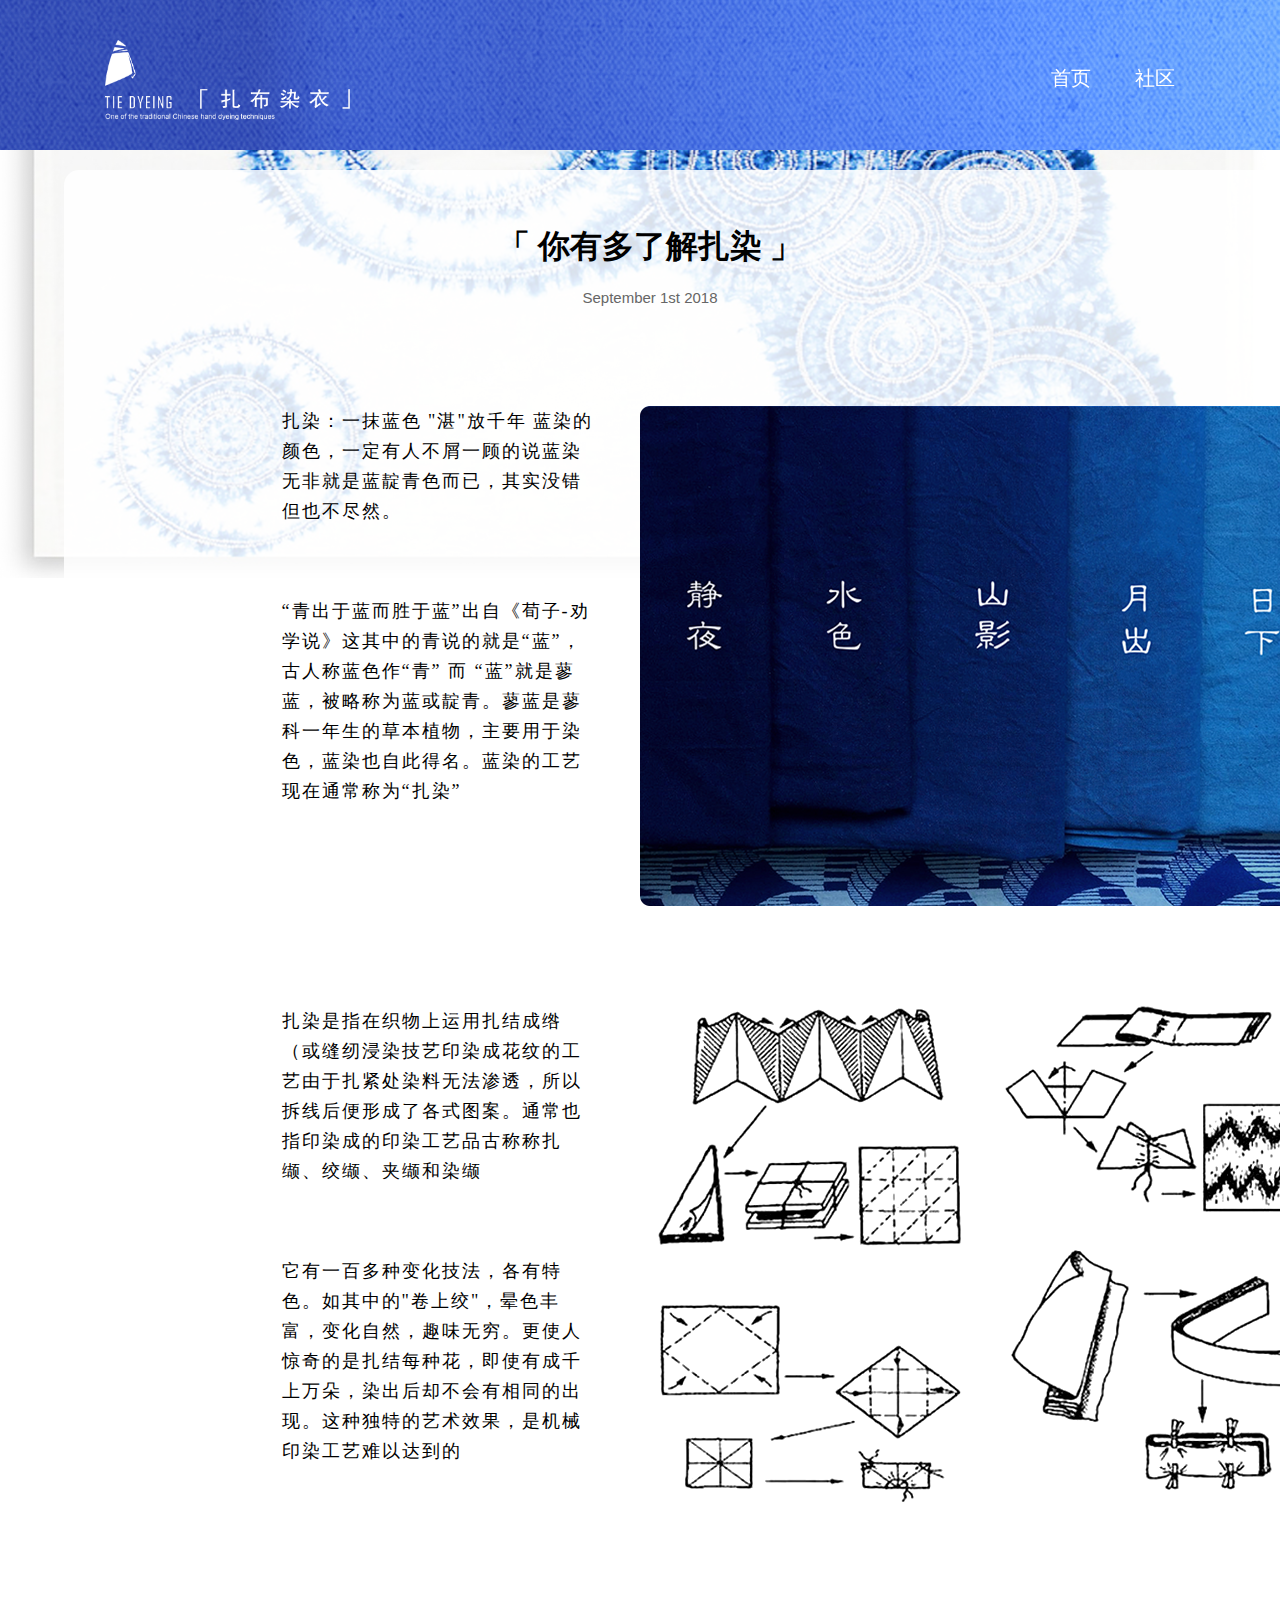
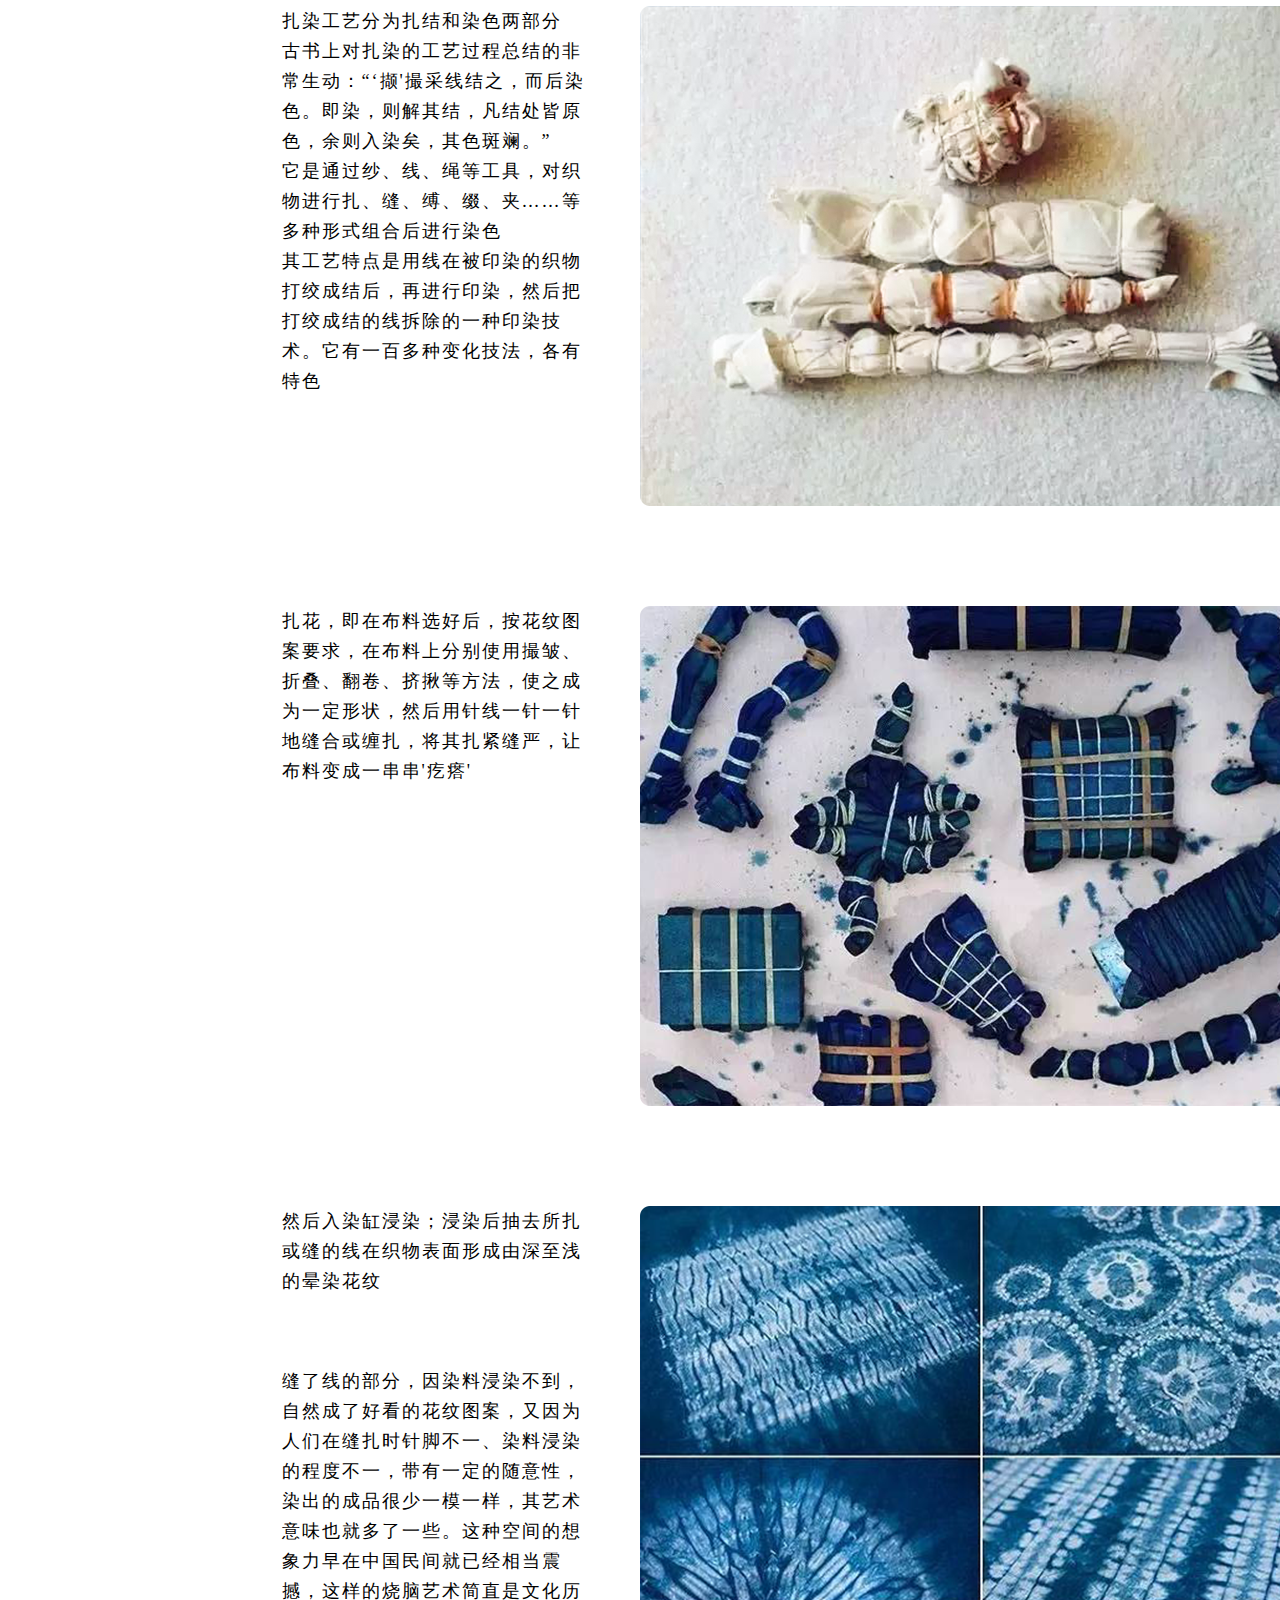
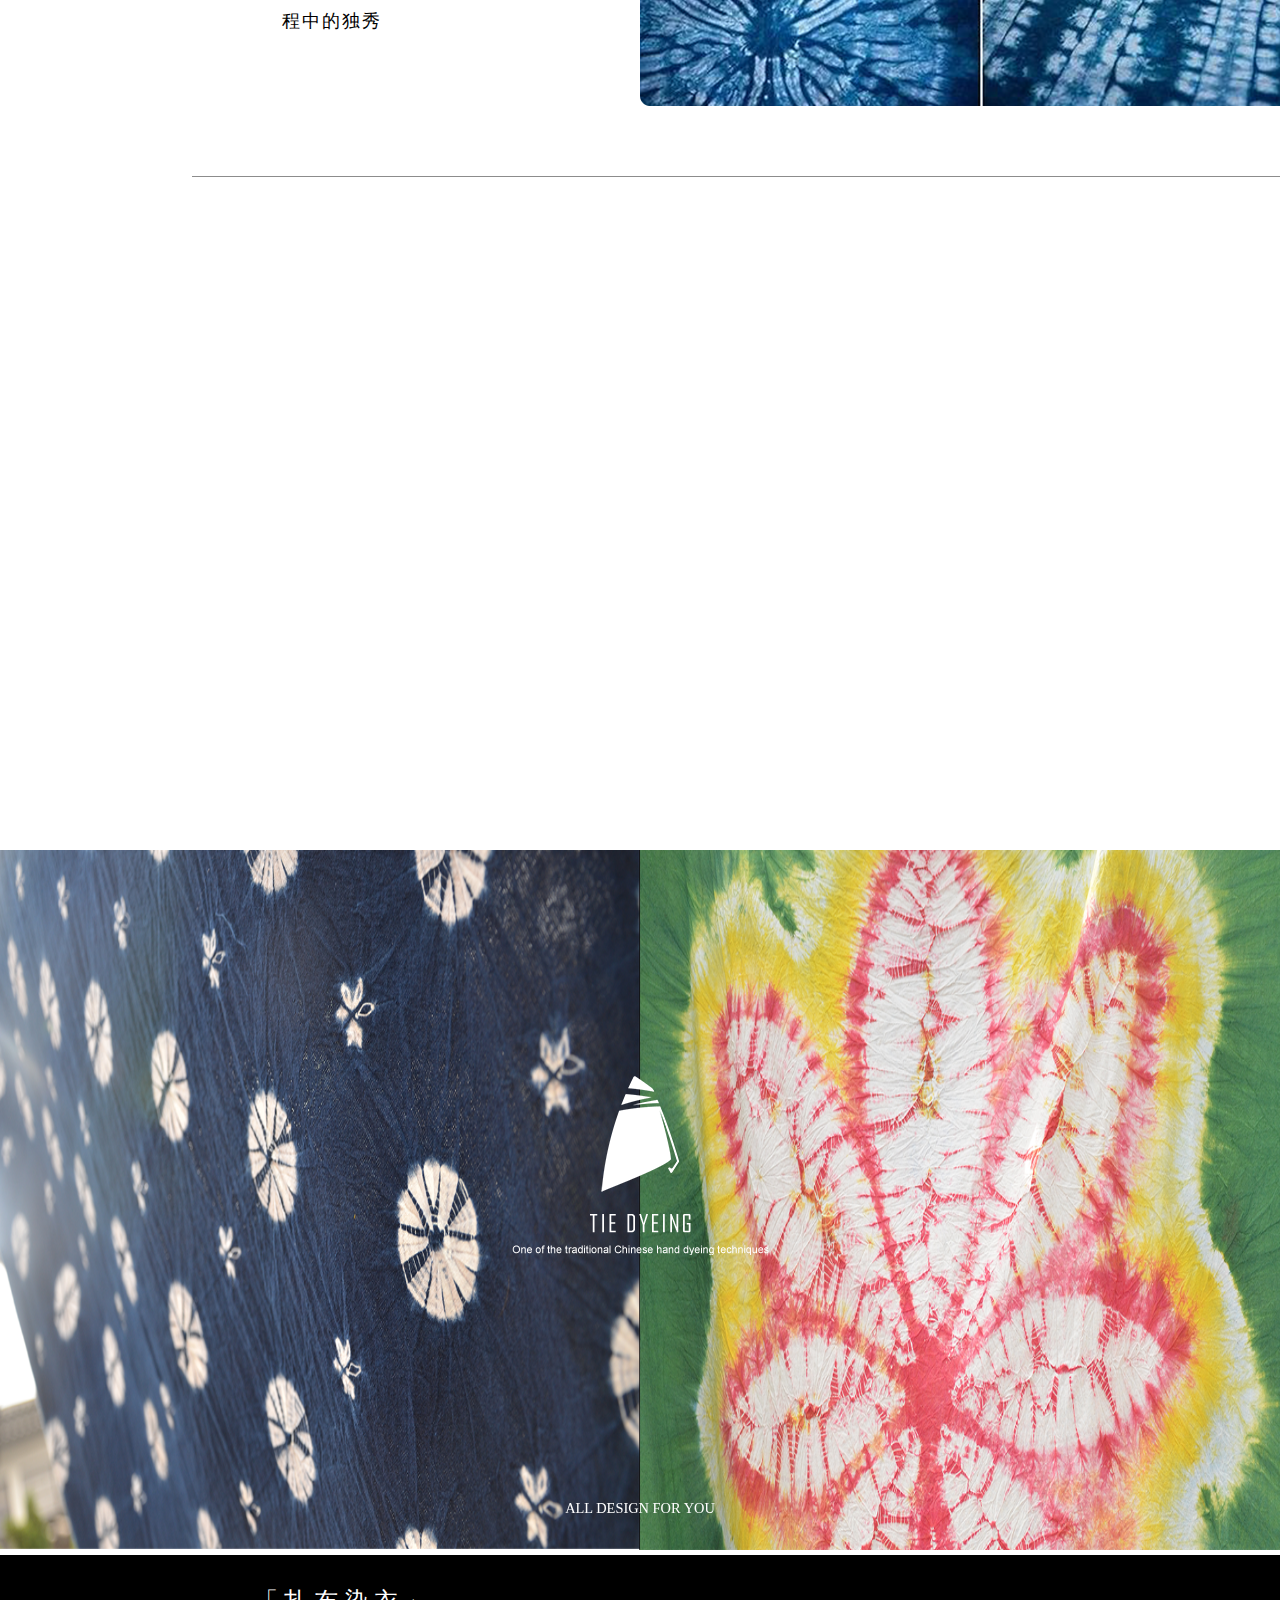
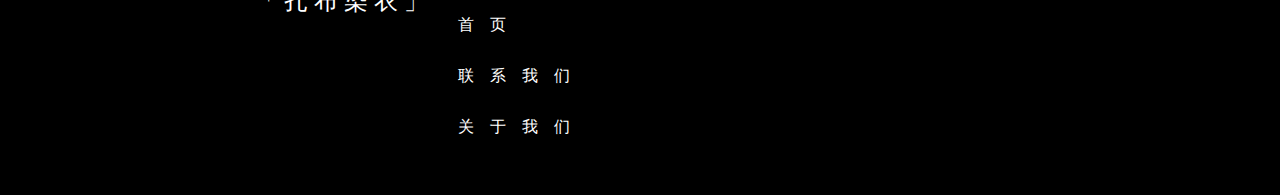
<file: blog3.html>
<!DOCTYPE html>
<html lang="zh">

<head>
    <meta charset="UTF-8">
    <title>扎染社区 | 「 你有多了解扎染 」</title>
    <link rel="stylesheet" type="text/css" id="s1">

    <script>
        window.onload = function() {
            if ((screen.width == 1024) && (screen.height == 768)) {

                document.getElementById('s1').href = '1024css/blog3.css';
            } else if ((screen.width == 1366) && (screen.height == 768)) {

                document.getElementById('s1').href = '1366css/blog3.css';
            } else {

                document.getElementById('s1').href = '1920css/blog3.css';
            }
        }
    </script>
</head>

<body>
    <div class="header">
        <div id="h-1">
            <img id="h-1-1" src="img2/banner.png" />
            <a href="index.html#page1"><img class="h-1-2" src="img2/logo.png"></a>
            <div class="h-1-3">
                <div class="link-1">
                    <a href="index.html#page1" class="demo">
                        <span class="thin">首页</span>
                    </a>
                </div>
                &nbsp;&nbsp;&nbsp;&nbsp; &nbsp;&nbsp;&nbsp;&nbsp;&nbsp;&nbsp;
                <div class="link-1">
                    <a href="news.html" class="demo">

                        <span class="thin">社区</span>
                    </a>
                </div>
            </div>
        </div>
    </div>



    <div class="content" style="position: relative;">
        <div class="topimg">
            <img src="img5/画板 2.png">
        </div>

        <div class="backcolor">
        </div>
        <div class="main">
            <div class="title" align=center>
                <h1>「 你有多了解扎染 」</h1>
            </div>

            <div class="date" align=center>
                <p>September 1st 2018 </p>
            </div>

            <div style="padding-top: 100px;"></div>
            <div>
                <div style="display: flex; position: relative;">
                    <div class="word">

                        <span>扎染：一抹蓝色 "湛"放千年 蓝染的颜色，一定有人不屑一顾的说蓝染无非就是蓝靛青色而已，其实没错但也不尽然。</span>

                        <span class="spanmargin">“青出于蓝而胜于蓝”出自《荀子-劝学说》这其中的青说的就是“蓝”，古人称蓝色作“青” 而 “蓝”就是蓼蓝，被略称为蓝或靛青。蓼蓝是蓼科一年生的草本植物，主要用于染色，蓝染也自此得名。蓝染的工艺现在通常称为“扎染”</span>

                    </div>

                    <img class="pic" src="img5/画板 1.png">
                </div>
            </div>

            <div style="padding-top: 100px;"></div>
            <div>
                <div style="display: flex; position: relative;">
                    <div class="word">

                        <span>扎染是指在织物上运用扎结成绺（或缝纫浸染技艺印染成花纹的工艺由于扎紧处染料无法渗透，所以拆线后便形成了各式图案。通常也指印染成的印染工艺品古称称扎缬、绞缬、夹缬和染缬</span>

                        <span class="spanmargin">它有一百多种变化技法，各有特色。如其中的"卷上绞"，晕色丰富，变化自然，趣味无穷。更使人惊奇的是扎结每种花，即使有成千上万朵，染出后却不会有相同的出现。这种独特的艺术效果，是机械印染工艺难以达到的</span>

                    </div>

                    <img class="pic" src="img5/画板 1 拷贝 4.png">
                </div>
            </div>


            <div style="padding-top: 100px;"></div>
            <div>
                <div style="display: flex; position: relative;">
                    <div class="word">

                        <span>扎染工艺分为扎结和染色两部分<br/>古书上对扎染的工艺过程总结的非常生动：“‘撷'撮采线结之，而后染色。即染，则解其结，凡结处皆原色，余则入染矣，其色斑斓。”<br/>它是通过纱、线、绳等工具，对织物进行扎、缝、缚、缀、夹……等多种形式组合后进行染色<br/>其工艺特点是用线在被印染的织物打绞成结后，再进行印染，然后把打绞成结的线拆除的一种印染技术。它有一百多种变化技法，各有特色</span>



                    </div>

                    <img class="pic" src="img5/画板 1 拷贝 5.png">
                </div>
            </div>


            <div style="padding-top: 100px;"></div>
            <div>
                <div style="display: flex; position: relative;">
                    <div class="word">

                        <span>扎花，即在布料选好后，按花纹图案要求，在布料上分别使用撮皱、折叠、翻卷、挤揪等方法，使之成为一定形状，然后用针线一针一针地缝合或缠扎，将其扎紧缝严，让布料变成一串串'疙瘩'</span>


                    </div>

                    <img class="pic" src="img5/画板 1 拷贝 6.png">
                </div>
            </div>


            <div style="padding-top: 100px;"></div>
            <div>
                <div style="display: flex; position: relative;">
                    <div class="word">

                        <span>然后入染缸浸染；浸染后抽去所扎或缝的线在织物表面形成由深至浅的晕染花纹</span>

                        <span class="spanmargin">缝了线的部分，因染料浸染不到，自然成了好看的花纹图案，又因为人们在缝扎时针脚不一、染料浸染的程度不一，带有一定的随意性，染出的成品很少一模一样，其艺术意味也就多了一些。这种空间的想象力早在中国民间就已经相当震撼，这样的烧脑艺术简直是文化历程中的独秀</span>
                    </div>

                    <img class="pic" src="img5/画板 1 拷贝 7.png">
                </div>
            </div>


            <div class=c-f>
                <hr class="hr3" />
            </div>

        </div>
    </div>



    <div class="f-1">
        <img class="f-1-1" src="img2/footer img.png" />
        <img class="f-1-2" src="img2/footer white.png" />
        <p class="f-1-3"> ALL DESIGN FOR YOU</p>
    </div>


    <div style="padding-top:5px;"></div>

    <div class="f-2">
        <div class="fleft">
            <div>
                <span class="f-2-1">「 扎 布 染 衣 」</span>
            </div>
            <div>
                <a href="index.html">
                    <p class="f-2-2">首页</p>
                </a>
                <a href=# onClick="javascript:alert('官方联系方式正在搭建，敬请期待！');">
                    <p class="f-2-2">联系我们</p>
                </a>
                <a href="#" onClick="javascript:alert('我们致力于扩大扎染文化的影响力，希望为扎染的进一步发展作出一定的贡献');">
                    <p class="f-2-2">关于我们</p>
                </a>
            </div>
        </div>
    </div>
</body>

</html>
</file>
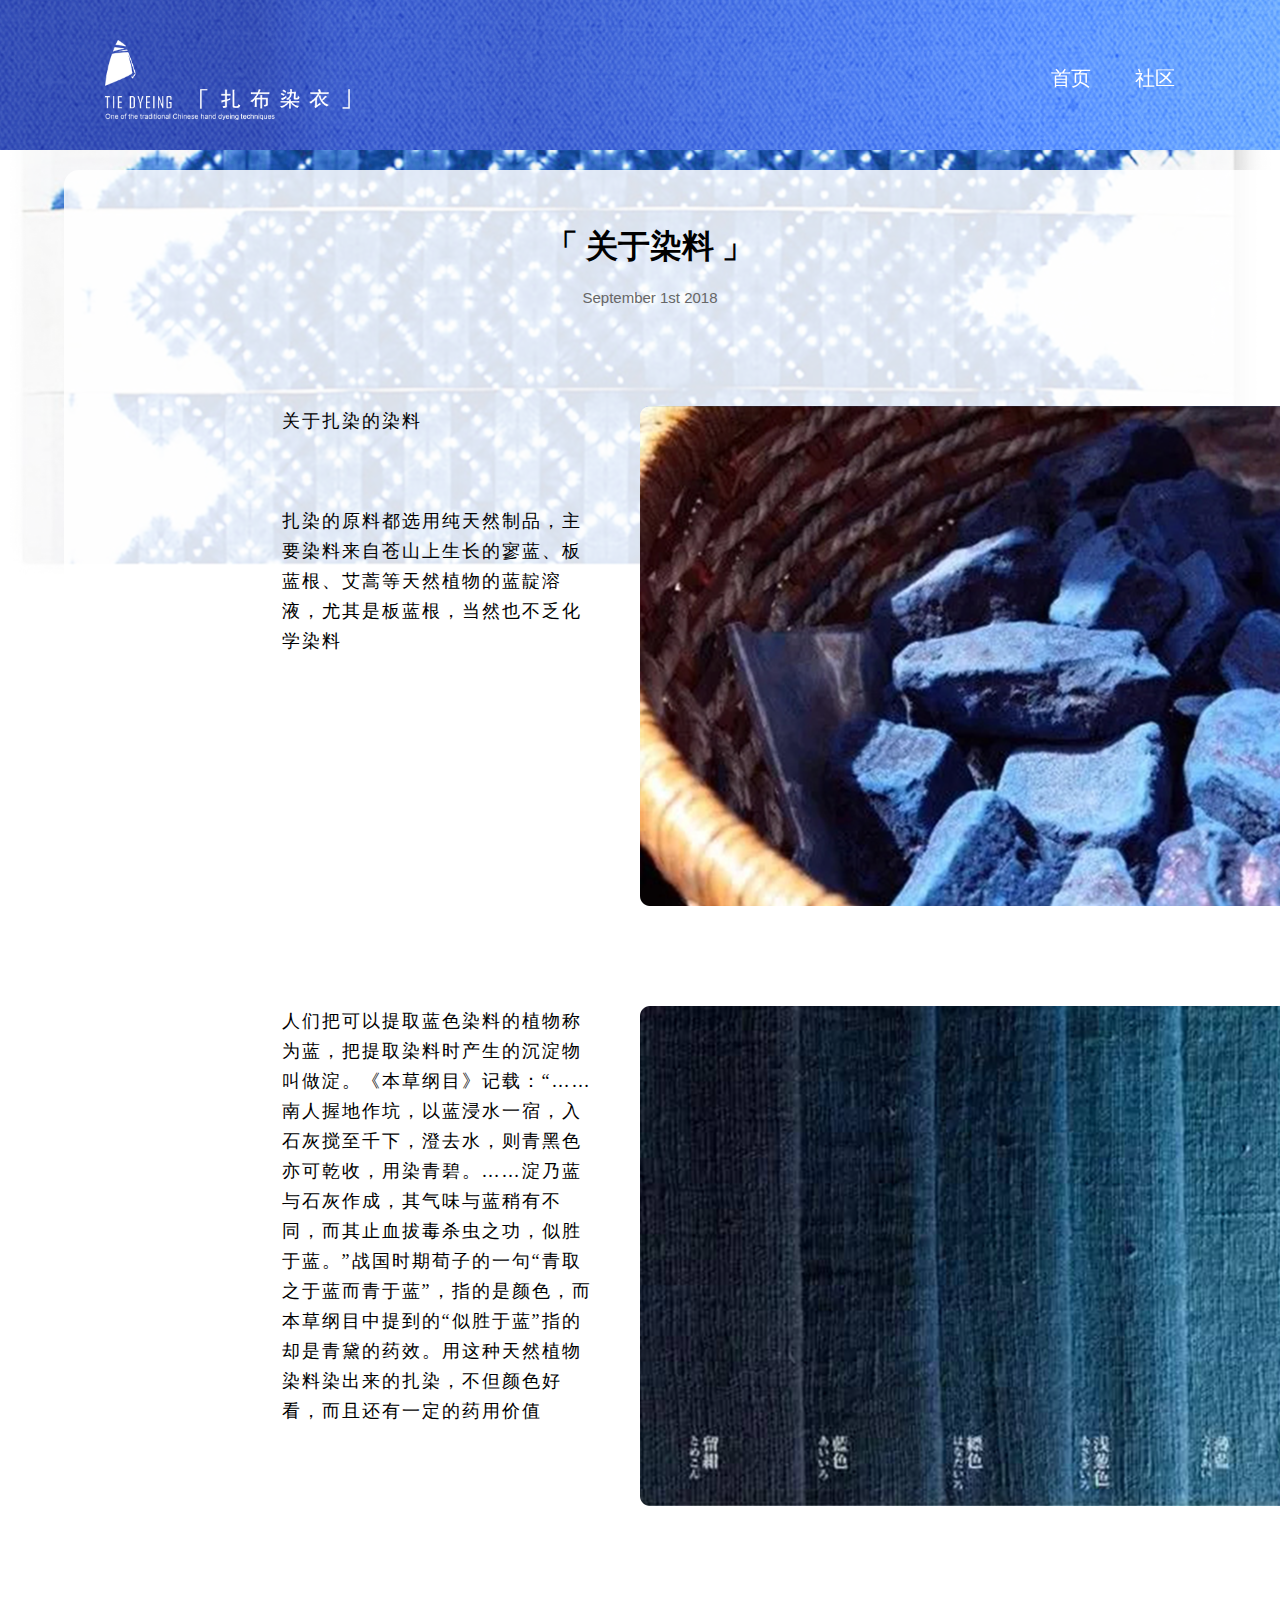
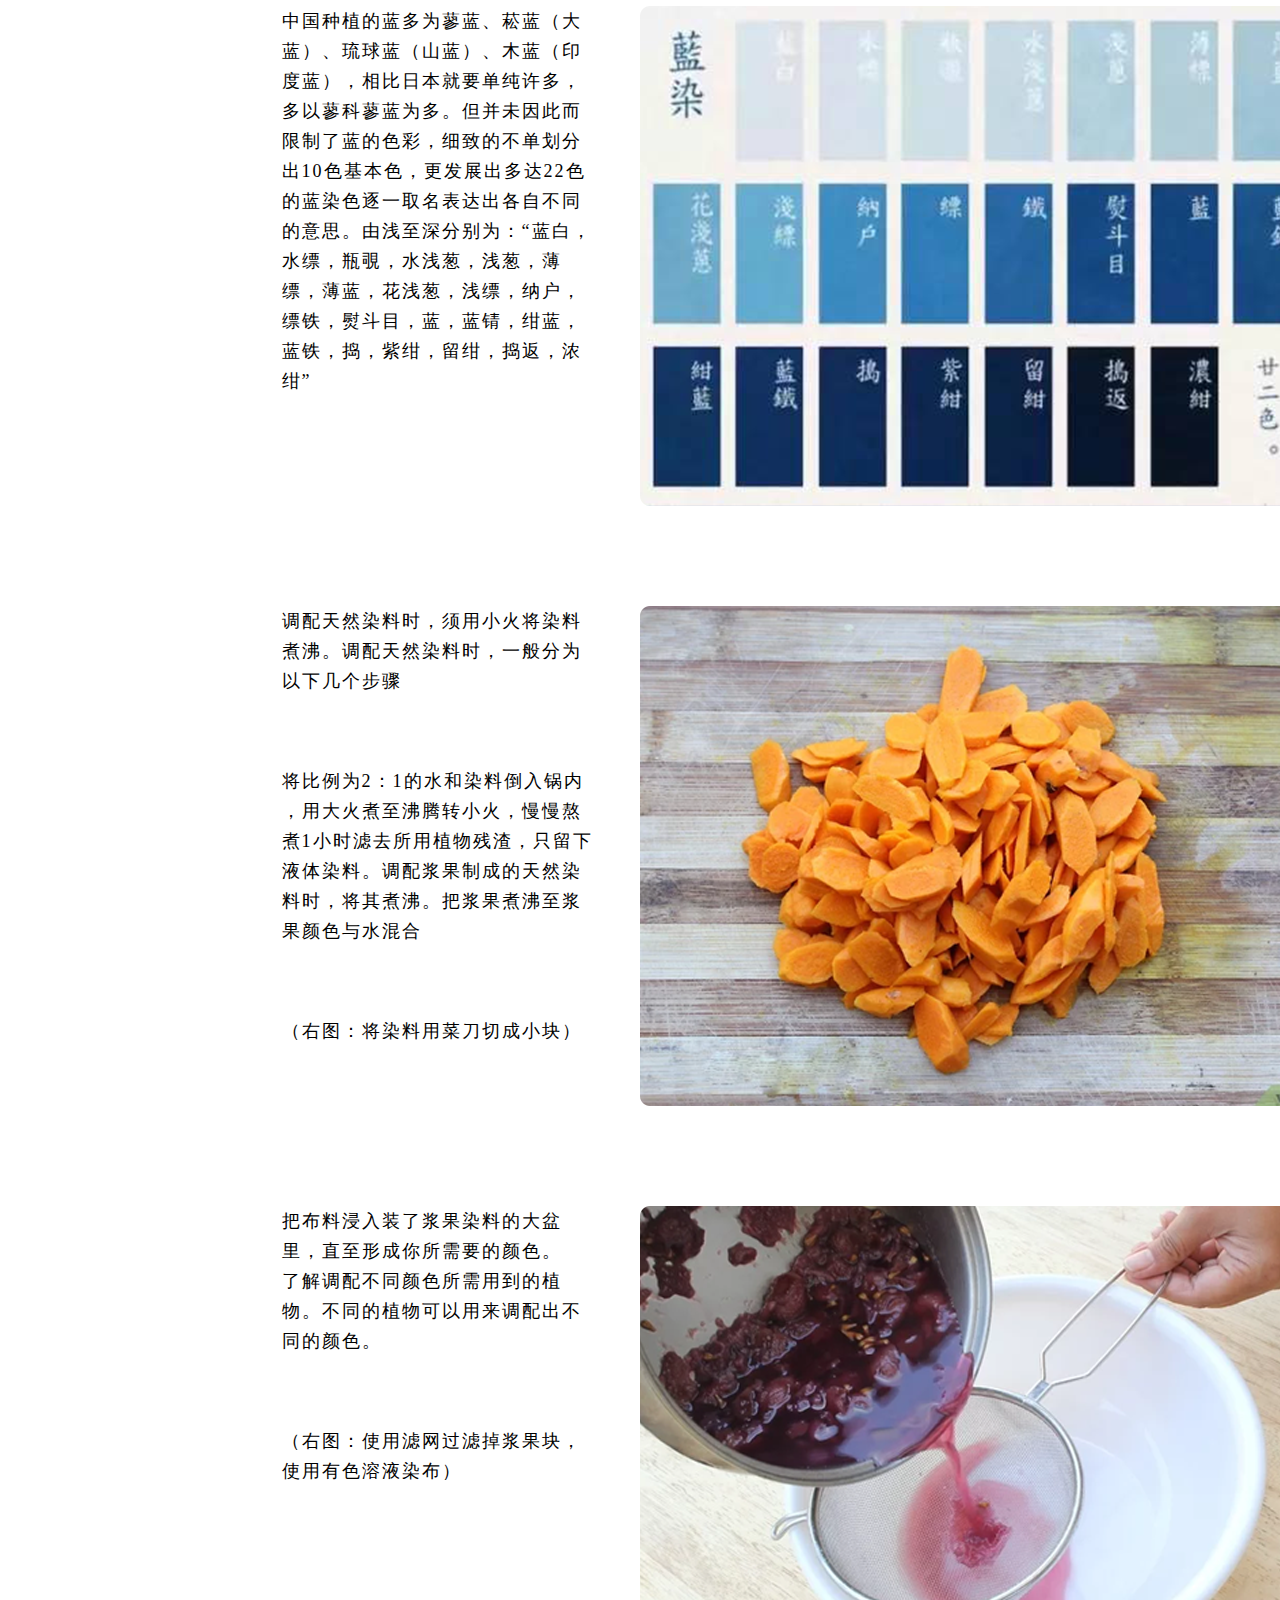
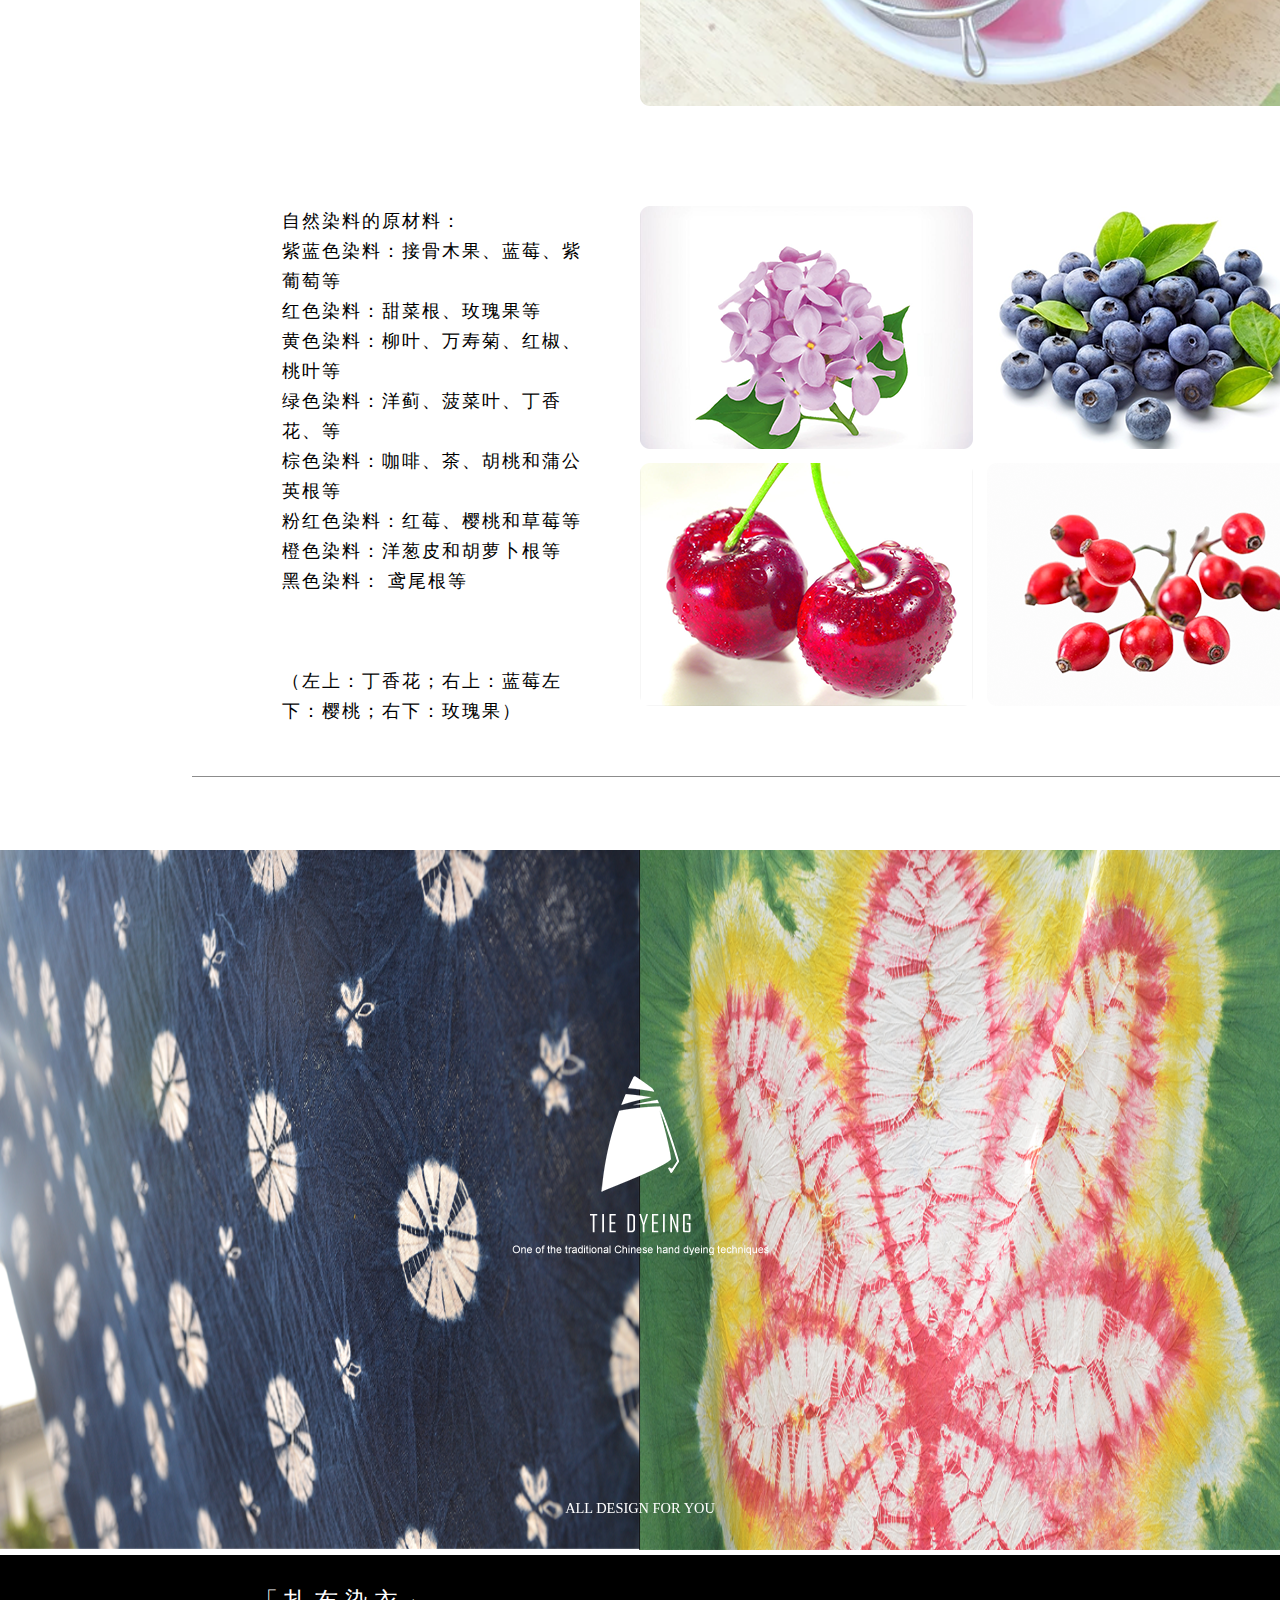
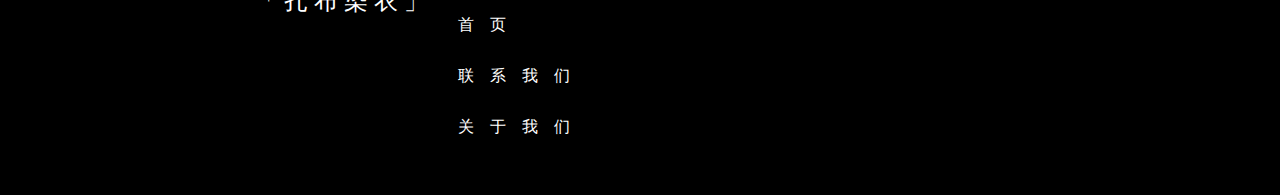
<file: blog4.html>
<!DOCTYPE html>
<html lang="zh">

<head>
    <meta charset="UTF-8">
    <title>扎染社区 | 「 关于染料 」 </title>
    <link rel="stylesheet" type="text/css" id="s1">

    <script>
        window.onload = function() {
            if ((screen.width == 1024) && (screen.height == 768)) {

                document.getElementById('s1').href = '1024css/blog4.css';
            } else if ((screen.width == 1366) && (screen.height == 768)) {

                document.getElementById('s1').href = '1366css/blog4.css';
            } else {

                document.getElementById('s1').href = '1920css/blog4.css';
            }
        }
    </script>
</head>

<body>
    <div class="header">
        <div id="h-1">
            <img id="h-1-1" src="img2/banner.png" />
            <a href="index.html#page1"><img class="h-1-2" src="img2/logo.png"></a>
            <div class="h-1-3">
                <div class="link-1">
                    <a href="index.html#page1" class="demo">
                        <span class="thin">首页</span>
                    </a>
                </div>
                &nbsp;&nbsp;&nbsp;&nbsp; &nbsp;&nbsp;&nbsp;&nbsp;&nbsp;&nbsp;
                <div class="link-1">
                    <a href="news.html" class="demo">

                        <span class="thin">社区</span>
                    </a>
                </div>
            </div>
        </div>
    </div>



    <div class="content" style="position: relative;">
        <div class="topimg">
            <img src="img6/background.png">
        </div>

        <div class="backcolor">
        </div>
        <div class="main">
            <div class="title" align=center>
                <h1>「 关于染料 」</h1>
            </div>

            <div class="date" align=center>
                <p>September 1st 2018 </p>
            </div>

            <div style="padding-top: 100px;"></div>
            <div>
                <div style="display: flex; position: relative;">
                    <div class="word">

                        <span>关于扎染的染料</span>

                        <span class="spanmargin">扎染的原料都选用纯天然制品，主要染料来自苍山上生长的寥蓝、板蓝根、艾蒿等天然植物的蓝靛溶液，尤其是板蓝根，当然也不乏化学染料</span>

                    </div>

                    <img class="pic" src="img6/画板 1.png">
                </div>
            </div>

            <div style="padding-top: 100px;"></div>
            <div>
                <div style="display: flex; position: relative;">
                    <div class="word">

                        <span>人们把可以提取蓝色染料的植物称为蓝，把提取染料时产生的沉淀物叫做淀。《本草纲目》记载：“……南人握地作坑，以蓝浸水一宿，入石灰搅至千下，澄去水，则青黑色亦可乾收，用染青碧。……淀乃蓝与石灰作成，其气味与蓝稍有不同，而其止血拔毒杀虫之功，似胜于蓝。”战国时期荀子的一句“青取之于蓝而青于蓝”，指的是颜色，而本草纲目中提到的“似胜于蓝”指的却是青黛的药效。用这种天然植物染料染出来的扎染，不但颜色好看，而且还有一定的药用价值</span>

                    </div>

                    <img class="pic" src="img6/画板 1 拷贝 4.png">
                </div>
            </div>


            <div style="padding-top: 100px;"></div>
            <div>
                <div style="display: flex; position: relative;">
                    <div class="word">

                        <span>中国种植的蓝多为蓼蓝、菘蓝（大蓝）、琉球蓝（山蓝）、木蓝（印度蓝），相比日本就要单纯许多，多以蓼科蓼蓝为多。但并未因此而限制了蓝的色彩，细致的不单划分出10色基本色，更发展出多达22色的蓝染色逐一取名表达出各自不同的意思。由浅至深分别为：“蓝白，水缥，瓶覗，水浅葱，浅葱，薄缥，薄蓝，花浅葱，浅缥，纳户，缥铁，熨斗目，蓝，蓝锖，绀蓝，蓝铁，捣，紫绀，留绀，捣返，浓绀”</span>


                    </div>

                    <img class="pic" src="img6/画板 1 拷贝 5-1.png">
                </div>
            </div>


            <div style="padding-top: 100px;"></div>
            <div>
                <div style="display: flex; position: relative;">
                    <div class="word">

                        <span>调配天然染料时，须用小火将染料煮沸。调配天然染料时，一般分为以下几个步骤</span>

                        <span class="spanmargin">将比例为2：1的水和染料倒入锅内 ，用大火煮至沸腾转小火，慢慢熬煮1小时滤去所用植物残渣，只留下液体染料。调配浆果制成的天然染料时，将其煮沸。把浆果煮沸至浆果颜色与水混合</span>

                        <span class="spanmargin">（右图：将染料用菜刀切成小块）</span>

                    </div>

                    <img class="pic" src="img6/画板 1 拷贝 6.png">
                </div>
            </div>


            <div style="padding-top: 100px;"></div>
            <div>
                <div style="display: flex; position: relative;">
                    <div class="word">

                        <span>把布料浸入装了浆果染料的大盆里，直至形成你所需要的颜色。<br/>了解调配不同颜色所需用到的植物。不同的植物可以用来调配出不同的颜色。</span>

                        <span class="spanmargin">（右图：使用滤网过滤掉浆果块，使用有色溶液染布）</span>
                    </div>

                    <img class="pic" src="img6/画板 1 拷贝 7.png">
                </div>
            </div>





            <div style="padding-top: 100px;"></div>
            <div>
                <div style="display: flex; position: relative;">
                    <div class="word">

                        <span>自然染料的原材料：<br/>紫蓝色染料：接骨木果、蓝莓、紫葡萄等<br/>红色染料：甜菜根、玫瑰果等<br/>黄色染料：柳叶、万寿菊、红椒、桃叶等<br/>绿色染料：洋蓟、菠菜叶、丁香花、等<br/>棕色染料：咖啡、茶、胡桃和蒲公英根等<br/>粉红色染料：红莓、樱桃和草莓等<br/>橙色染料：洋葱皮和胡萝卜根等<br/>黑色染料： 鸢尾根等</span>

                        <span class="spanmargin">（左上：丁香花；右上：蓝莓左下：樱桃；右下：玫瑰果）</span>
                    </div>

                    <img class="pic" src="img6/画板 1 拷贝 8.png">
                </div>
            </div>




            <div class=c-f>
                <hr class="hr3" />
            </div>

        </div>
    </div>




    <div class="f-1">
        <img class="f-1-1" src="img2/footer img.png" />
        <img class="f-1-2" src="img2/footer white.png" />
        <p class="f-1-3"> ALL DESIGN FOR YOU</p>
    </div>


    <div style="padding-top:5px;"></div>

    <div class="f-2">
        <div class="fleft">
            <div>
                <span class="f-2-1">「 扎 布 染 衣 」</span>
            </div>
            <div>
                <a href="index.html">
                    <p class="f-2-2">首页</p>
                </a>
                <a href=# onClick="javascript:alert('官方联系方式正在搭建，敬请期待！');">
                    <p class="f-2-2">联系我们</p>
                </a>
                <a href="#" onClick="javascript:alert('我们致力于扩大扎染文化的影响力，希望为扎染的进一步发展作出一定的贡献');">
                    <p class="f-2-2">关于我们</p>
                </a>

            </div>
        </div>
    </div>
</body>

</html>
</file>
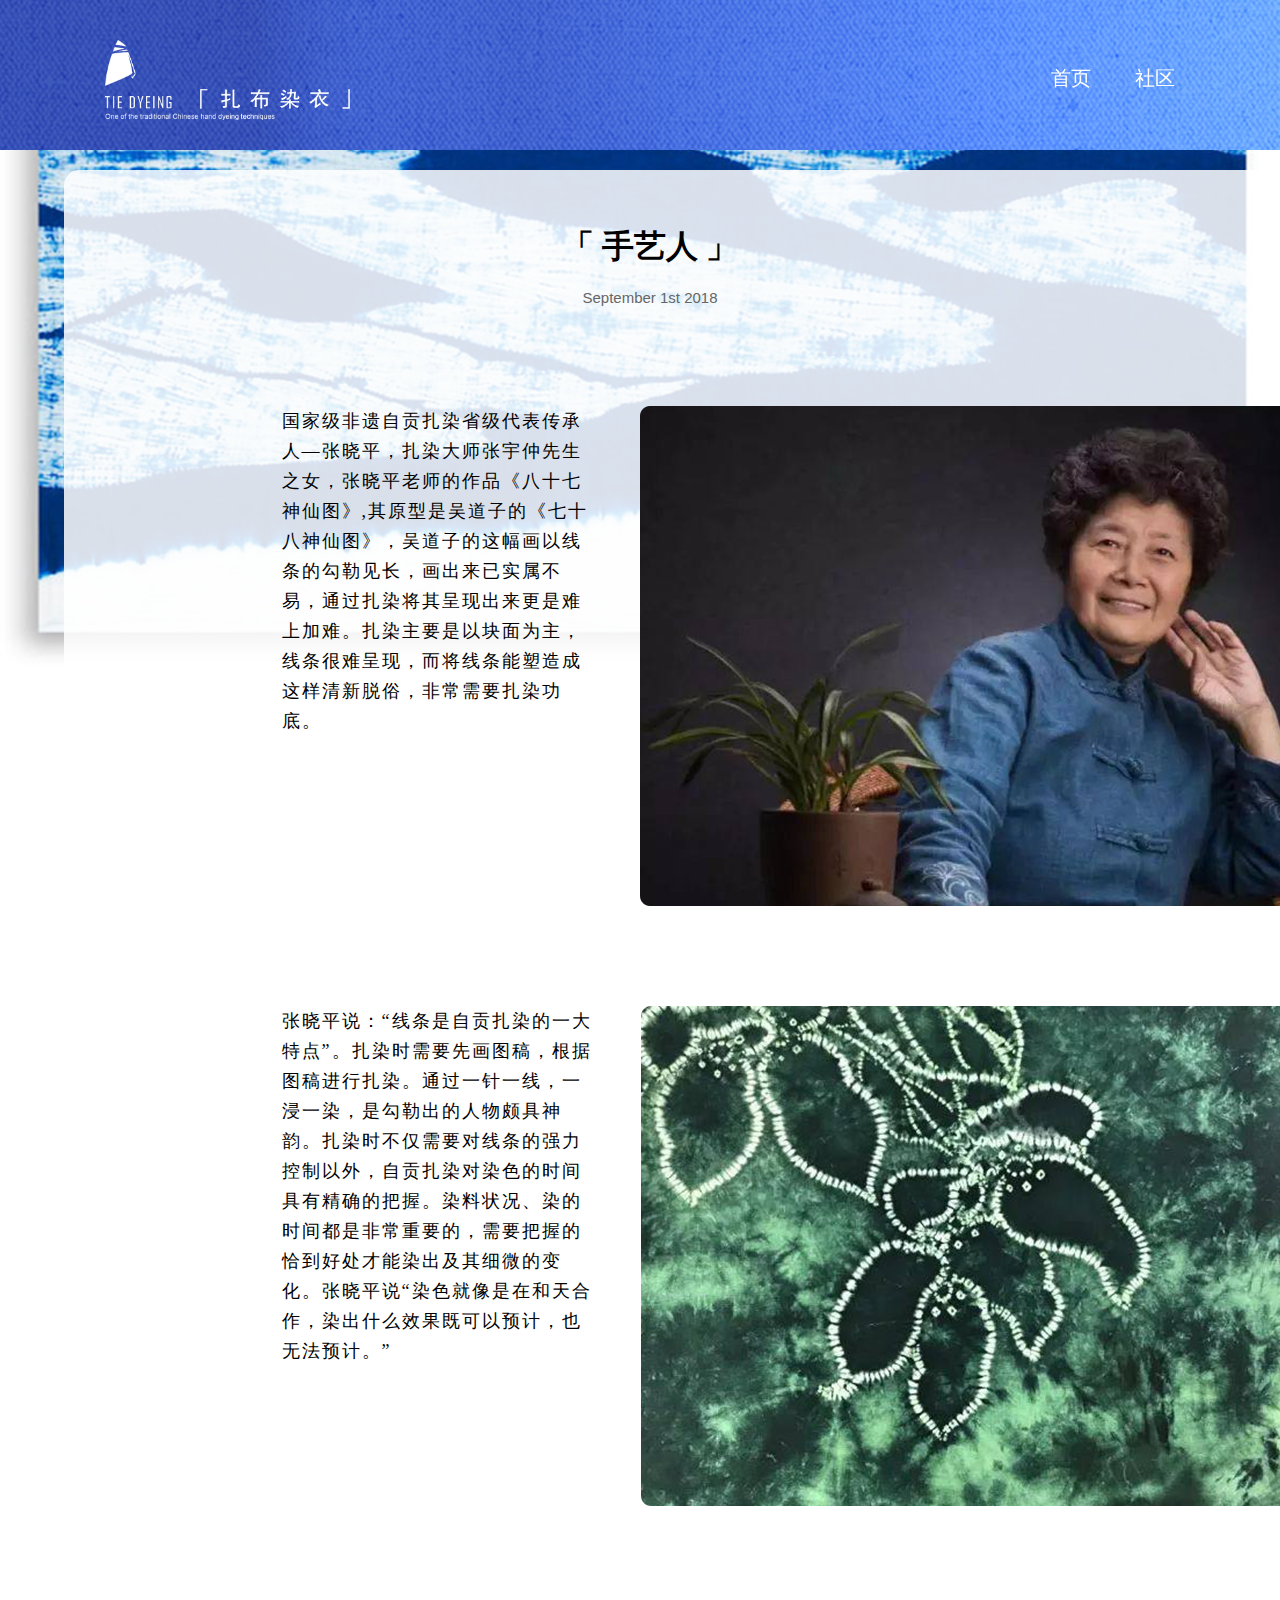
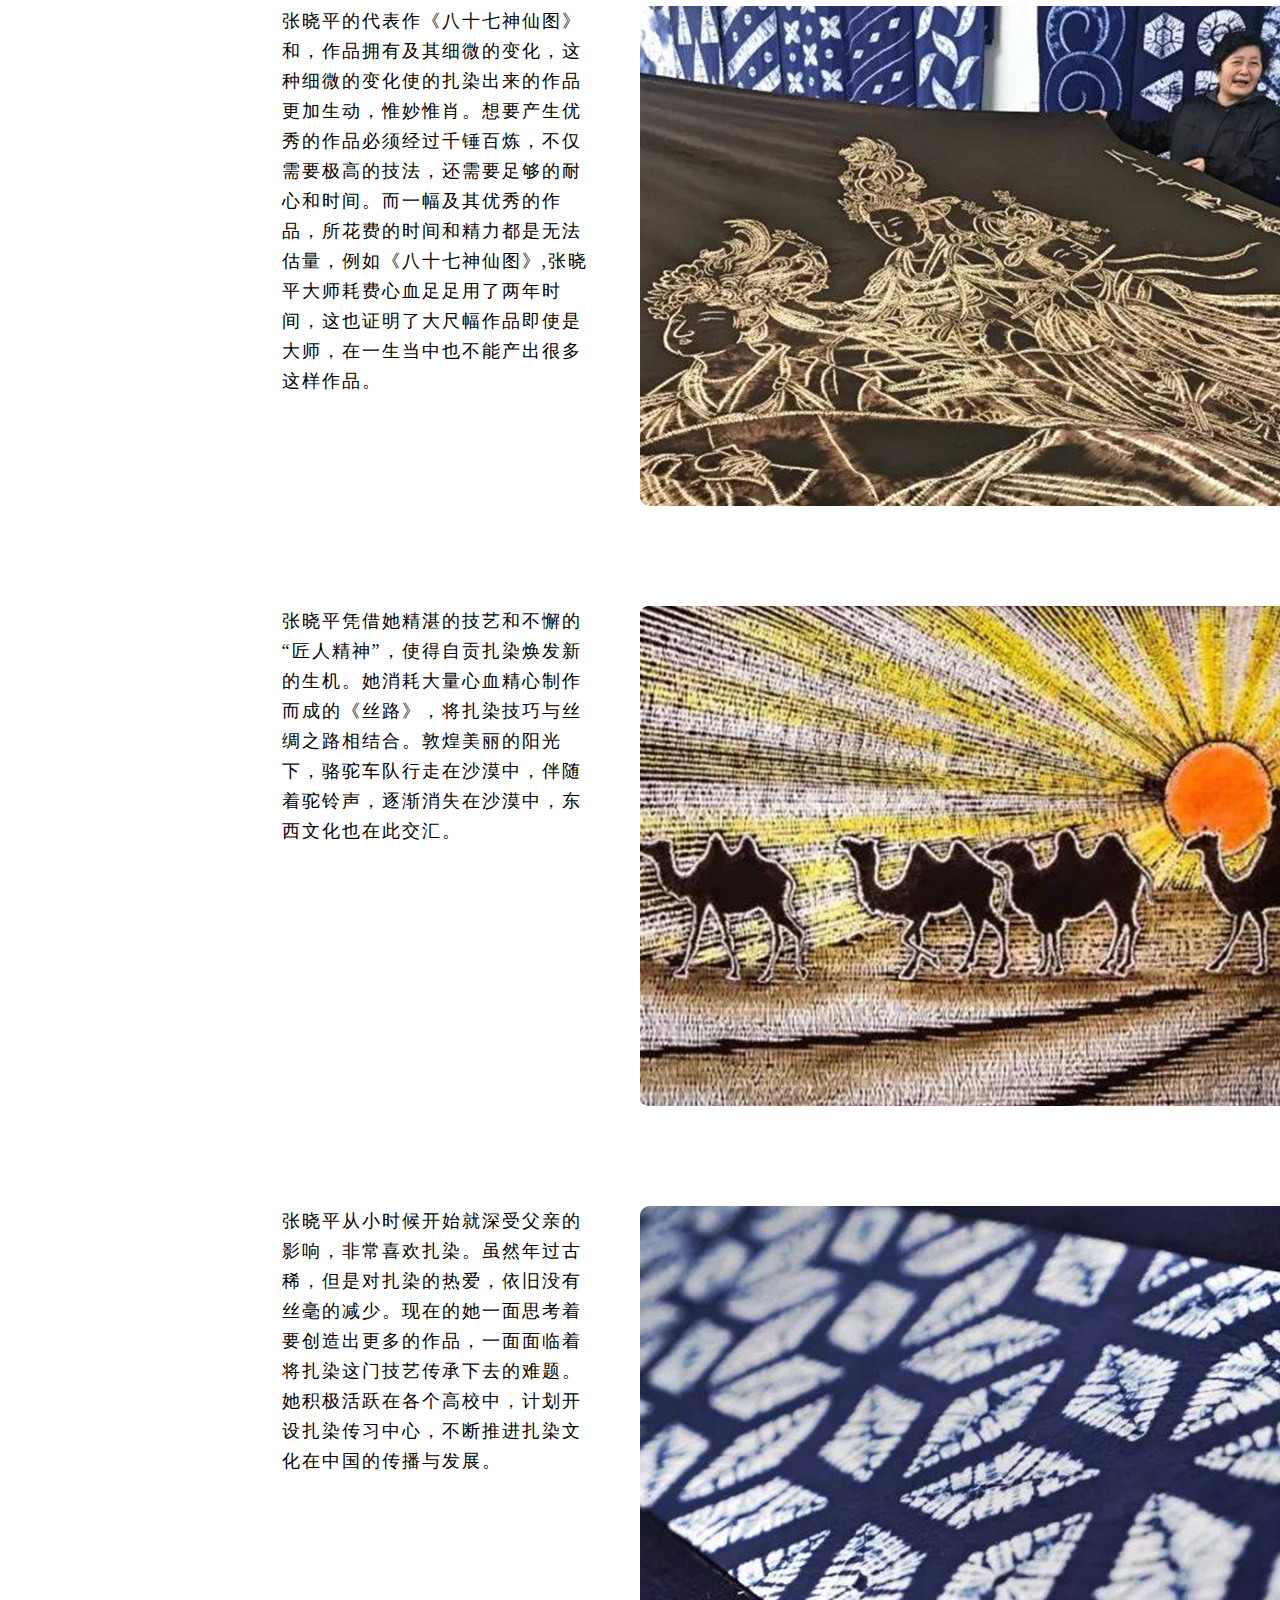
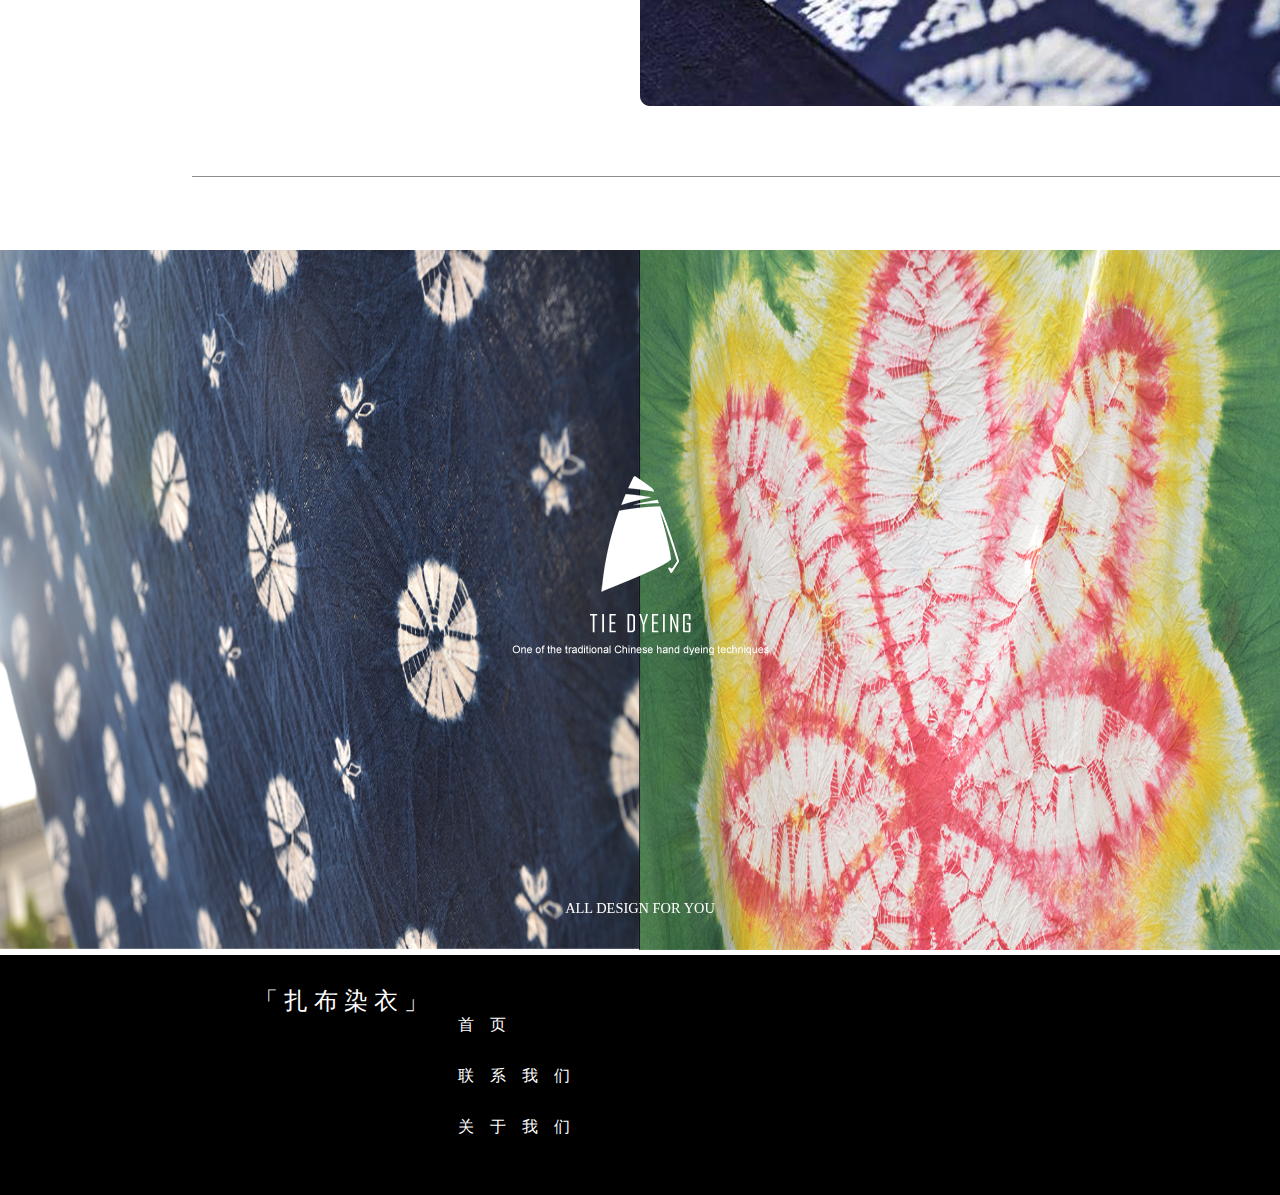
<file: blog5.html>
<!DOCTYPE html>
<html lang="zh">

<head>
    <meta charset="UTF-8">
    <title>扎染社区 | blog5</title>
    <link rel="stylesheet" type="text/css" id="s1">

    <script>
        window.onload = function() {
            if ((screen.width == 1024) && (screen.height == 768)) {

                document.getElementById('s1').href = '1024css/blog5.css';
            } else if ((screen.width == 1366) && (screen.height == 768)) {

                document.getElementById('s1').href = '1366css/blog5.css';
            } else {

                document.getElementById('s1').href = '1920css/blog5.css';
            }
        }
    </script>
</head>

<body>
    <div class="header">
        <div id="h-1">
            <img id="h-1-1" src="img2/banner.png" />
            <a href="index.html#page1"><img class="h-1-2" src="img2/logo.png"></a>
            <div class="h-1-3">
                <div class="link-1">
                    <a href="index.html#page1" class="demo">
                        <span class="thin">首页</span>
                    </a>
                </div>
                &nbsp;&nbsp;&nbsp;&nbsp; &nbsp;&nbsp;&nbsp;&nbsp;&nbsp;&nbsp;
                <div class="link-1">
                    <a href="news.html" class="demo">

                        <span class="thin">社区</span>
                    </a>
                </div>
            </div>
        </div>
    </div>



    <div class="content" style="position: relative;">
        <div class="topimg">
            <img src="img11/background.png">
        </div>

        <div class="backcolor">
        </div>
        <div class="main">
            <div class="title" align=center>
                <h1>「 手艺人 」</h1>
            </div>

            <div class="date" align=center>
                <p>September 1st 2018 </p>
            </div>

            <div style="padding-top: 100px;"></div>
            <div>
                <div style="display: flex; position: relative;">
                    <div class="word">

                        <span>国家级非遗自贡扎染省级代表传承人—张晓平，扎染大师张宇仲先生之女，张晓平老师的作品《八十七神仙图》,其原型是吴道子的《七十八神仙图》，吴道子的这幅画以线条的勾勒见长，画出来已实属不易，通过扎染将其呈现出来更是难上加难。扎染主要是以块面为主，线条很难呈现，而将线条能塑造成这样清新脱俗，非常需要扎染功底。  </span>


                    </div>

                    <img class="pic" src="img11/画板 1.png">
                </div>
            </div>

            <div style="padding-top: 100px;"></div>
            <div>
                <div style="display: flex; position: relative;">
                    <div class="word">
                        <span>张晓平说：“线条是自贡扎染的一大特点”。扎染时需要先画图稿，根据图稿进行扎染。通过一针一线，一浸一染，是勾勒出的人物颇具神韵。扎染时不仅需要对线条的强力控制以外，自贡扎染对染色的时间具有精确的把握。染料状况、染的时间都是非常重要的，需要把握的恰到好处才能染出及其细微的变化。张晓平说“染色就像是在和天合作，染出什么效果既可以预计，也无法预计。”</span>
                    </div>

                    <img class="pic" src="img11/画板 1 拷贝 4.png">
                </div>
            </div>


            <div style="padding-top: 100px;"></div>
            <div>
                <div style="display: flex; position: relative;">
                    <div class="word">

                        <span>张晓平的代表作《八十七神仙图》和，作品拥有及其细微的变化，这种细微的变化使的扎染出来的作品更加生动，惟妙惟肖。想要产生优秀的作品必须经过千锤百炼，不仅需要极高的技法，还需要足够的耐心和时间。而一幅及其优秀的作品，所花费的时间和精力都是无法估量，例如《八十七神仙图》,张晓平大师耗费心血足足用了两年时间，这也证明了大尺幅作品即使是大师，在一生当中也不能产出很多这样作品。</span>


                    </div>

                    <img class="pic" src="img11/画板 1 拷贝 5.png">
                </div>
            </div>


            <div style="padding-top: 100px;"></div>
            <div>
                <div style="display: flex; position: relative;">
                    <div class="word">
                        <span>张晓平凭借她精湛的技艺和不懈的“匠人精神”，使得自贡扎染焕发新的生机。她消耗大量心血精心制作而成的《丝路》，将扎染技巧与丝绸之路相结合。敦煌美丽的阳光下，骆驼车队行走在沙漠中，伴随着驼铃声，逐渐消失在沙漠中，东西文化也在此交汇。</span>

                    </div>

                    <img class="pic" src="img11/画板 1 拷贝 6.png">
                </div>
            </div>


            <div style="padding-top: 100px;"></div>
            <div>
                <div style="display: flex; position: relative;">
                    <div class="word">
                        <span>张晓平从小时候开始就深受父亲的影响，非常喜欢扎染。虽然年过古稀，但是对扎染的热爱，依旧没有丝毫的减少。现在的她一面思考着要创造出更多的作品，一面面临着将扎染这门技艺传承下去的难题。她积极活跃在各个高校中，计划开设扎染传习中心，不断推进扎染文化在中国的传播与发展。</span>


                    </div>

                    <img class="pic" src="img11/画板 1 拷贝 7.png">
                </div>
            </div>







            <div class=c-f>
                <hr class="hr3" />
            </div>

        </div>
    </div>




    <div class="f-1">
        <img class="f-1-1" src="img2/footer img.png" />
        <img class="f-1-2" src="img2/footer white.png" />
        <p class="f-1-3"> ALL DESIGN FOR YOU</p>
    </div>


    <div style="padding-top:5px;"></div>

    <div class="f-2">
        <div class="fleft">
            <div>
                <span class="f-2-1">「 扎 布 染 衣 」</span>
            </div>
            <div>
                <a href="index.html">
                    <p class="f-2-2">首页</p>
                </a>
                <a href=# onClick="javascript:alert('官方联系方式正在搭建，敬请期待！');">
                    <p class="f-2-2">联系我们</p>
                </a>
                <a href="#" onClick="javascript:alert('我们致力于扩大扎染文化的影响力，希望为扎染的进一步发展作出一定的贡献');">
                    <p class="f-2-2">关于我们</p>
                </a>
                </a>
            </div>
        </div>
    </div>
</body>

</html>
</file>
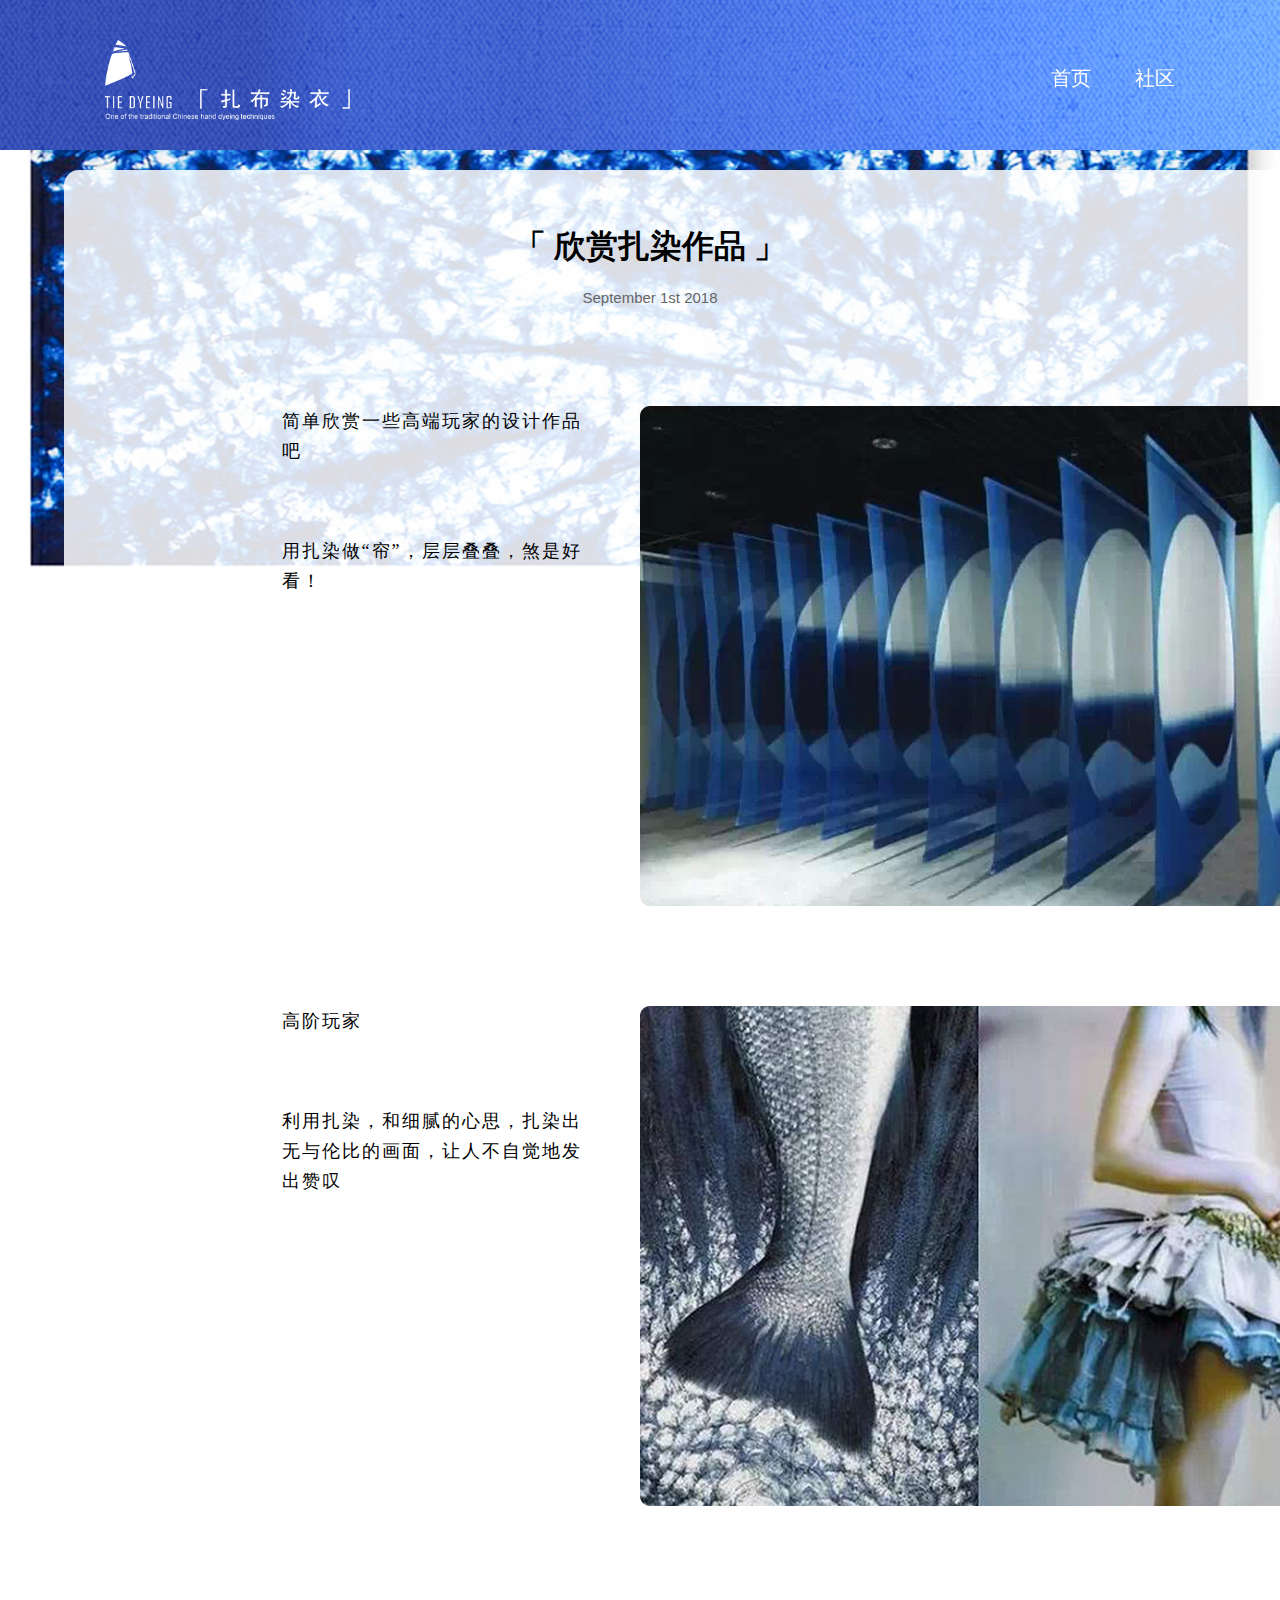
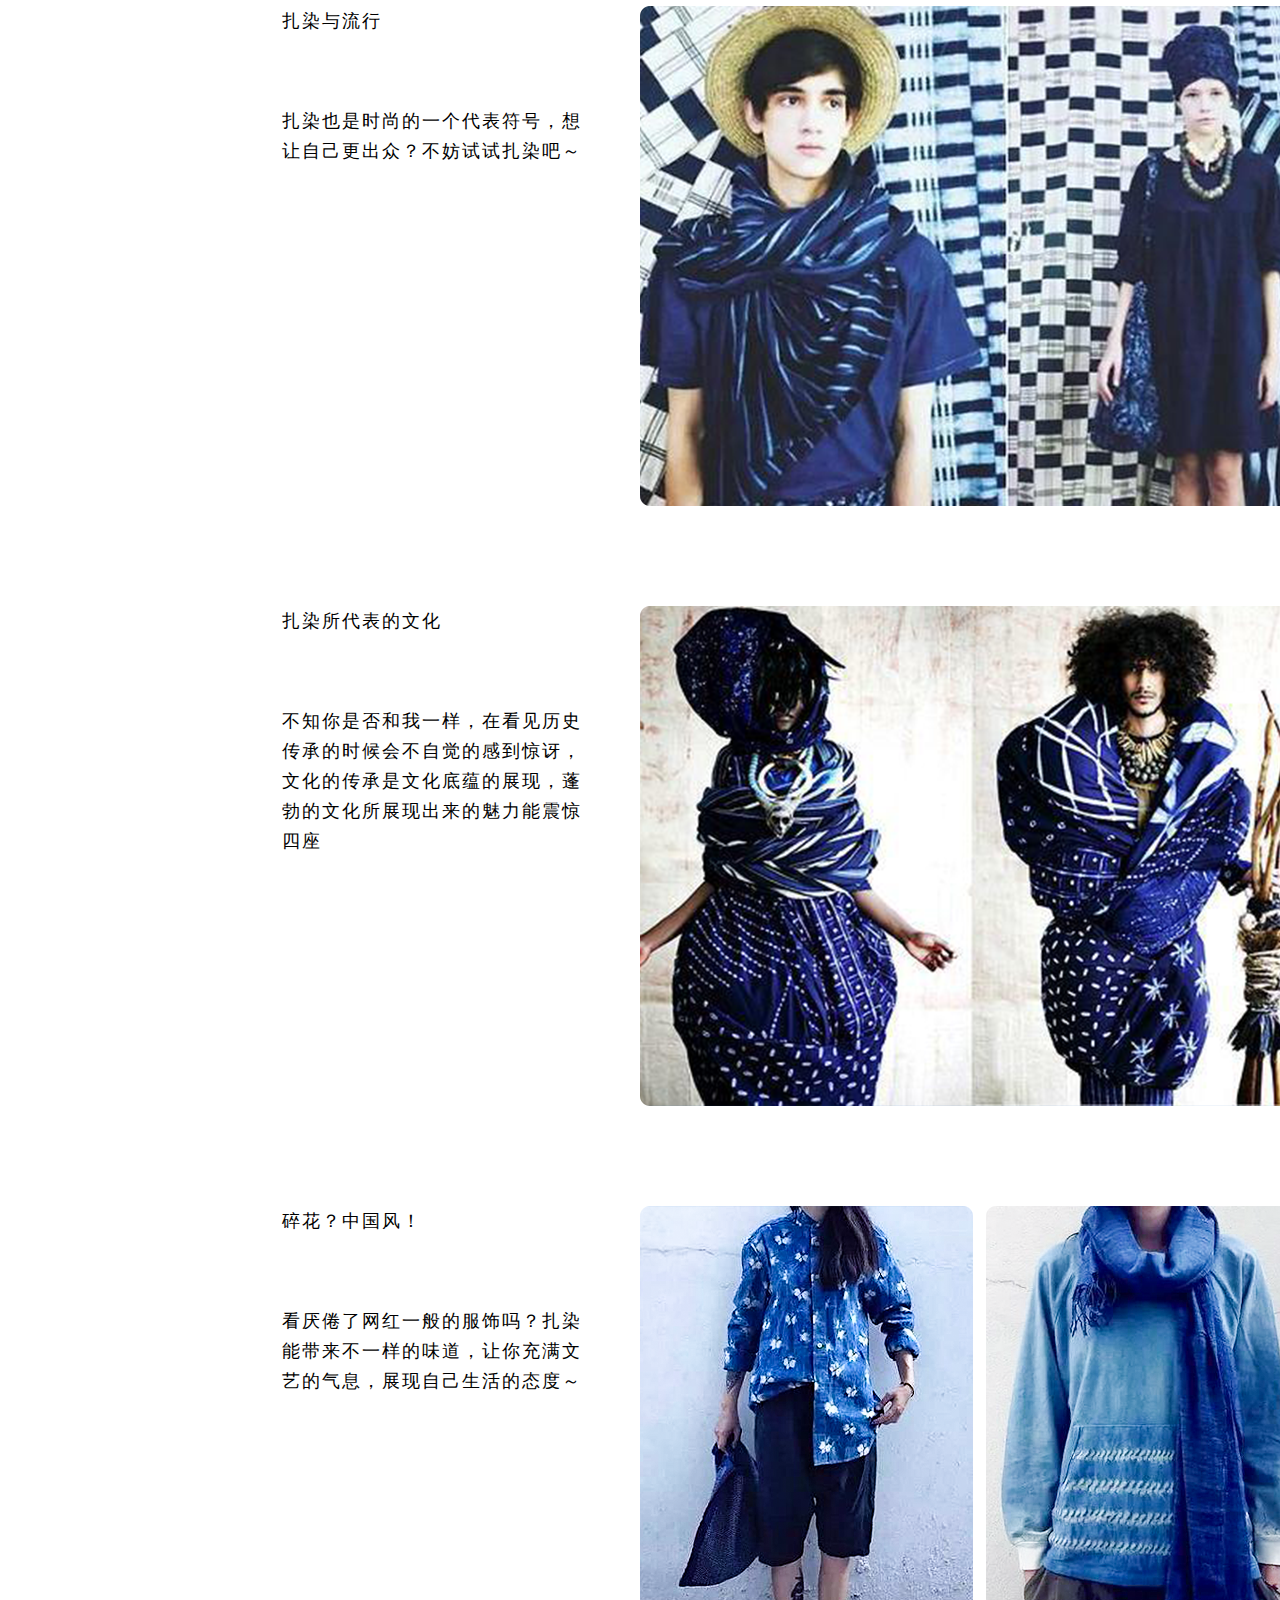
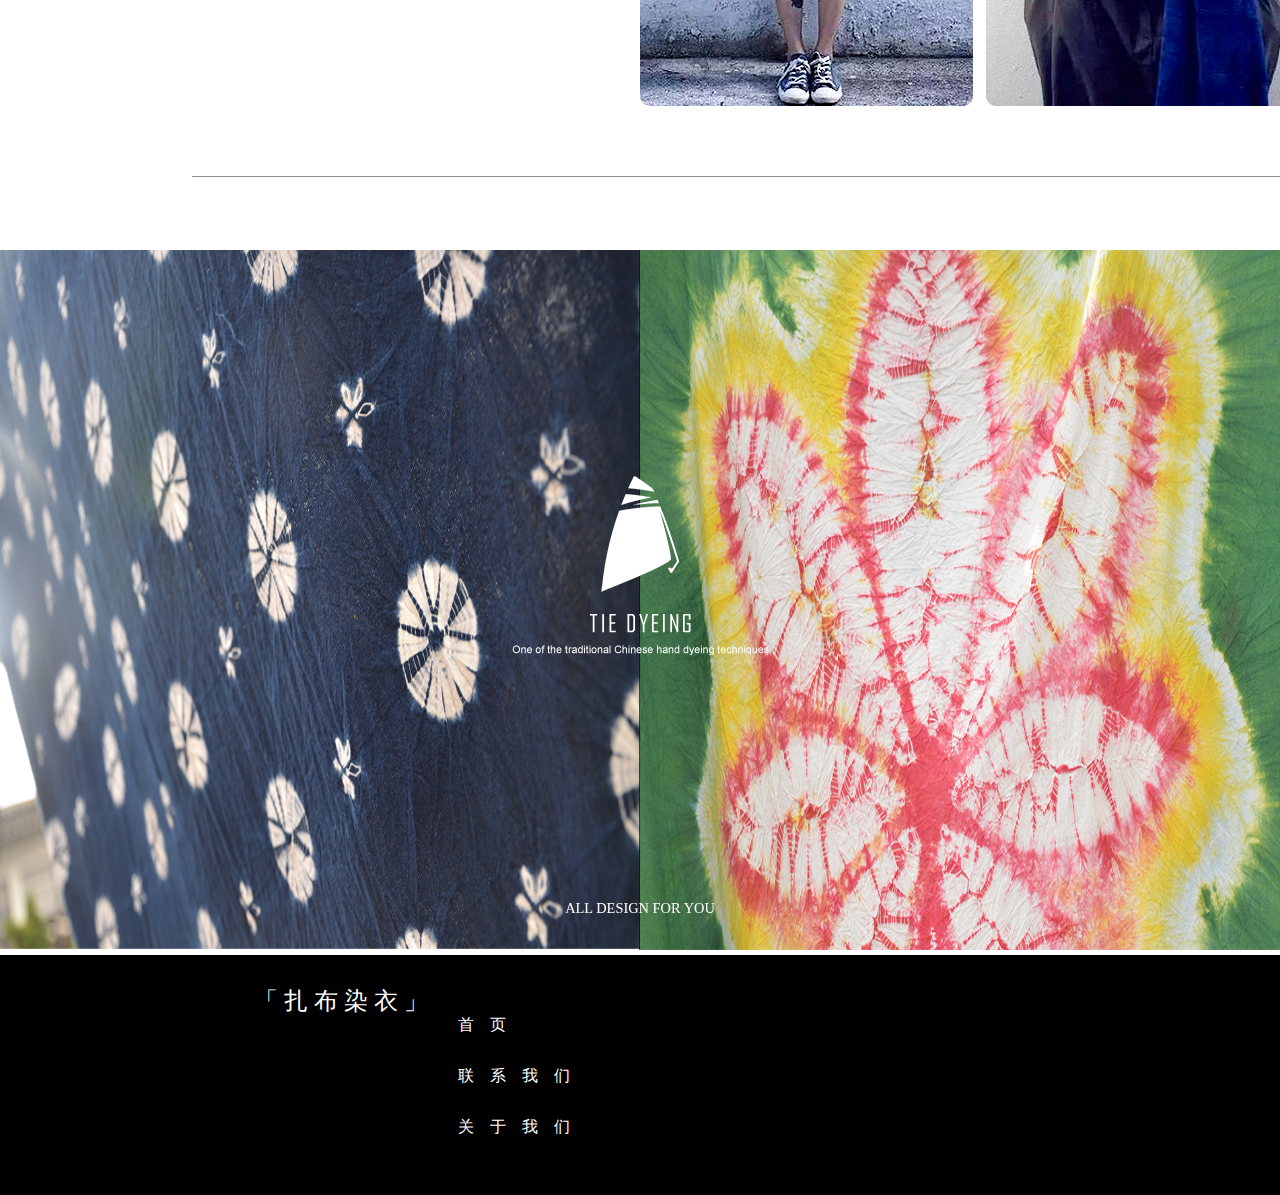
<file: blog6.html>
<!DOCTYPE html>
<html lang="zh">

<head>
    <meta charset="UTF-8">
    <title>扎染社区 | 「 欣赏扎染作品 」</title>
    <link rel="stylesheet" type="text/css" id="s1">

    <script>
        window.onload = function() {
            if ((screen.width == 1024) && (screen.height == 768)) {

                document.getElementById('s1').href = '1024css/blog6.css';
            } else if ((screen.width == 1366) && (screen.height == 768)) {

                document.getElementById('s1').href = '1366css/blog6.css';
            } else {

                document.getElementById('s1').href = '1920css/blog6.css';
            }
        }
    </script>
</head>

<body>
    <div class="header">
        <div id="h-1">
            <img id="h-1-1" src="img2/banner.png" />
            <a href="index.html#page1"><img class="h-1-2" src="img2/logo.png"></a>
            <div class="h-1-3">
                <div class="link-1">
                    <a href="index.html#page1" class="demo">
                        <span class="thin">首页</span>
                    </a>
                </div>
                &nbsp;&nbsp;&nbsp;&nbsp; &nbsp;&nbsp;&nbsp;&nbsp;&nbsp;&nbsp;
                <div class="link-1">
                    <a href="news.html" class="demo">

                        <span class="thin">社区</span>
                    </a>
                </div>
            </div>
        </div>
    </div>



    <div class="content" style="position: relative;">
        <div class="topimg">
            <img src="img7/background.png">
        </div>

        <div class="backcolor">
        </div>
        <div class="main">
            <div class="title" align=center>
                <h1>「 欣赏扎染作品 」</h1>
            </div>

            <div class="date" align=center>
                <p>September 1st 2018 </p>
            </div>

            <div style="padding-top: 100px;"></div>
            <div>
                <div style="display: flex; position: relative;">
                    <div class="word">

                        <span>简单欣赏一些高端玩家的设计作品吧</span>

                        <span class="spanmargin">用扎染做“帘”，层层叠叠，煞是好看！</span>

                    </div>

                    <img class="pic" src="img7/画板 1.png">
                </div>
            </div>

            <div style="padding-top: 100px;"></div>
            <div>
                <div style="display: flex; position: relative;">
                    <div class="word">
                        <span>高阶玩家</span>

                        <span class="spanmargin">利用扎染，和细腻的心思，扎染出无与伦比的画面，让人不自觉地发出赞叹</span>

                    </div>

                    <img class="pic" src="img7/画板 1 拷贝 4.png">
                </div>
            </div>


            <div style="padding-top: 100px;"></div>
            <div>
                <div style="display: flex; position: relative;">
                    <div class="word">

                        <span>扎染与流行</span>

                        <span class="spanmargin">扎染也是时尚的一个代表符号，想让自己更出众？不妨试试扎染吧～</span>


                    </div>

                    <img class="pic" src="img7/画板 1 拷贝 5.png">
                </div>
            </div>


            <div style="padding-top: 100px;"></div>
            <div>
                <div style="display: flex; position: relative;">
                    <div class="word">
                        <span>扎染所代表的文化</span>

                        <span class="spanmargin">不知你是否和我一样，在看见历史传承的时候会不自觉的感到惊讶，文化的传承是文化底蕴的展现，蓬勃的文化所展现出来的魅力能震惊四座</span>

                    </div>

                    <img class="pic" src="img7/画板 1 拷贝 6.png">
                </div>
            </div>


            <div style="padding-top: 100px;"></div>
            <div>
                <div style="display: flex; position: relative;">
                    <div class="word">
                        <span>碎花？中国风！</span>

                        <span class="spanmargin">看厌倦了网红一般的服饰吗？扎染能带来不一样的味道，让你充满文艺的气息，展现自己生活的态度～</span>
                    </div>

                    <img class="pic" src="img7/画板 1 拷贝 7.png">
                </div>
            </div>







            <div class=c-f>
                <hr class="hr3" />
            </div>

        </div>
    </div>




    <div class="f-1">
        <img class="f-1-1" src="img2/footer img.png" />
        <img class="f-1-2" src="img2/footer white.png" />
        <p class="f-1-3"> ALL DESIGN FOR YOU</p>
    </div>


    <div style="padding-top:5px;"></div>

    <div class="f-2">
        <div class="fleft">
            <div>
                <span class="f-2-1">「 扎 布 染 衣 」</span>
            </div>
            <div>
                <a href="index.html">
                    <p class="f-2-2">首页</p>
                </a>
                <a href=# onClick="javascript:alert('官方联系方式正在搭建，敬请期待！');">
                    <p class="f-2-2">联系我们</p>
                </a>
                <a href="#" onClick="javascript:alert('我们致力于扩大扎染文化的影响力，希望为扎染的进一步发展作出一定的贡献');">
                    <p class="f-2-2">关于我们</p>
                </a>
            </div>
        </div>
    </div>
</body>

</html>
</file>
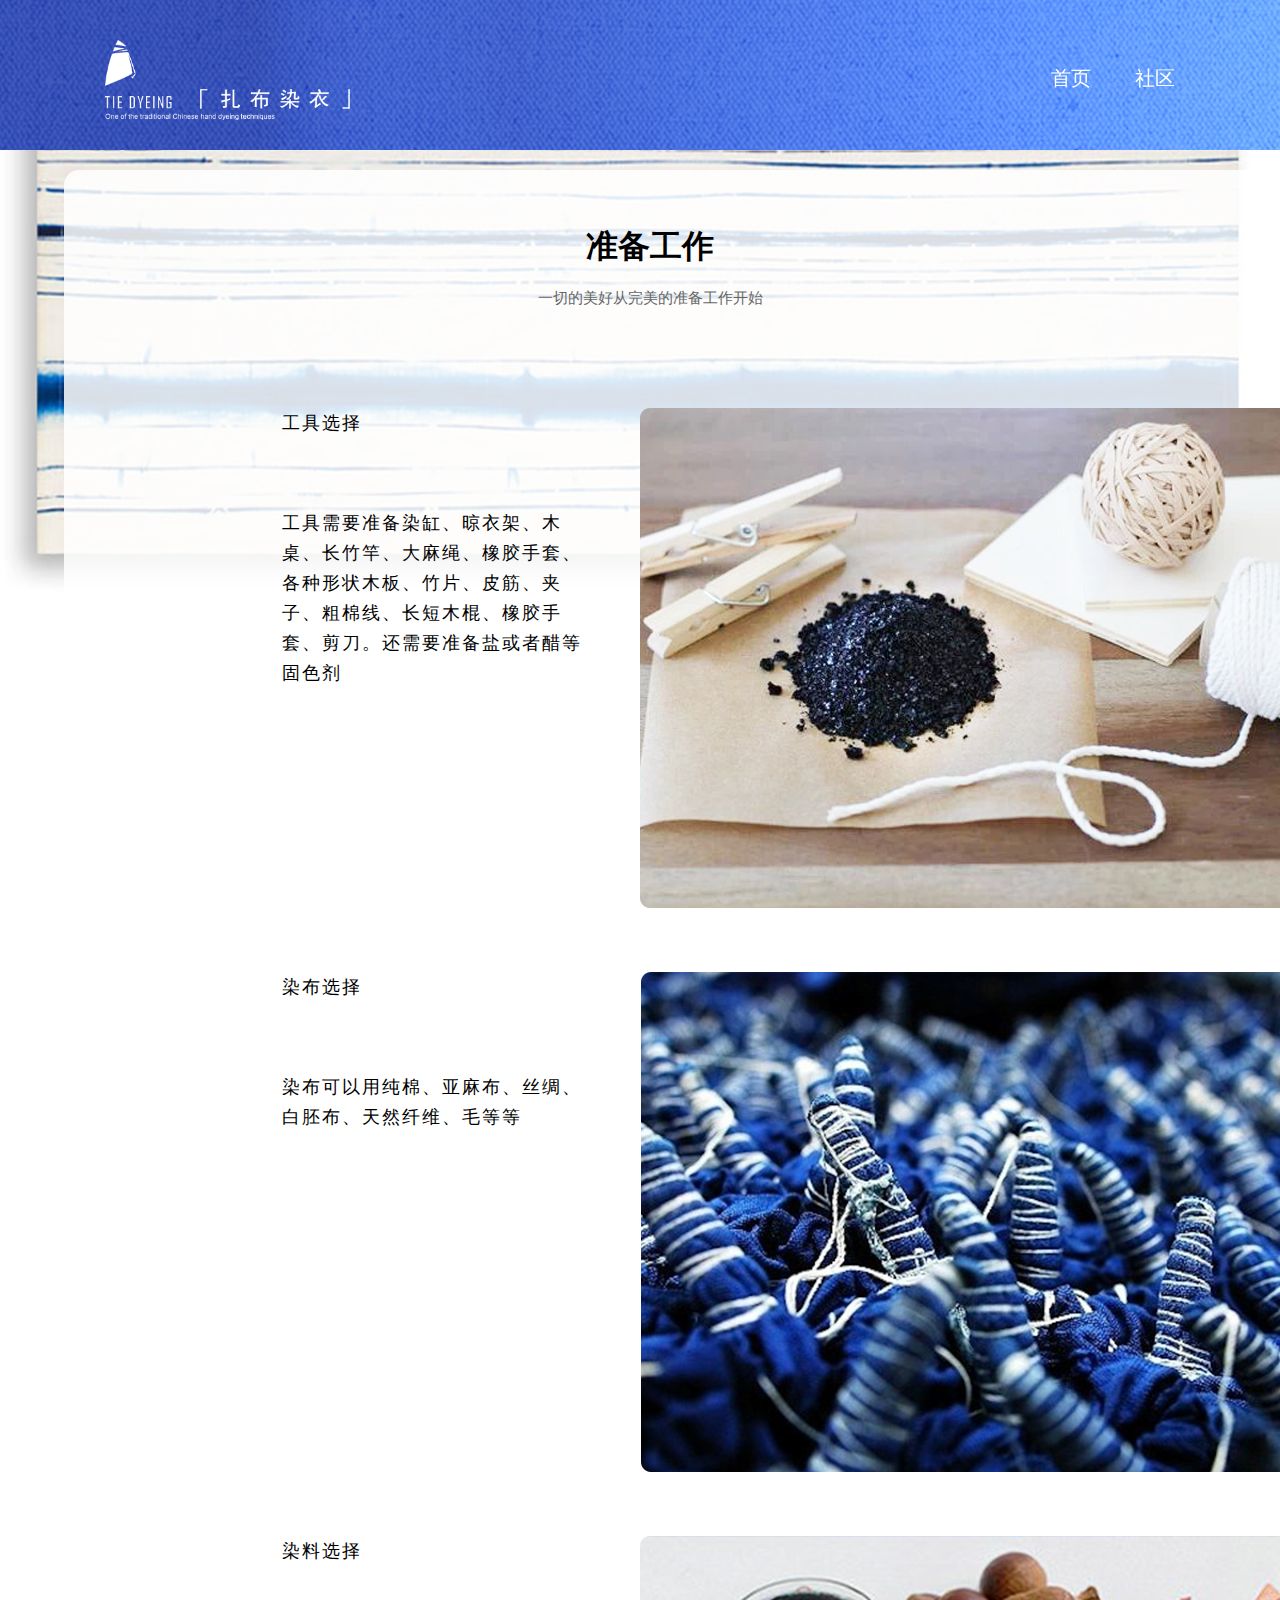
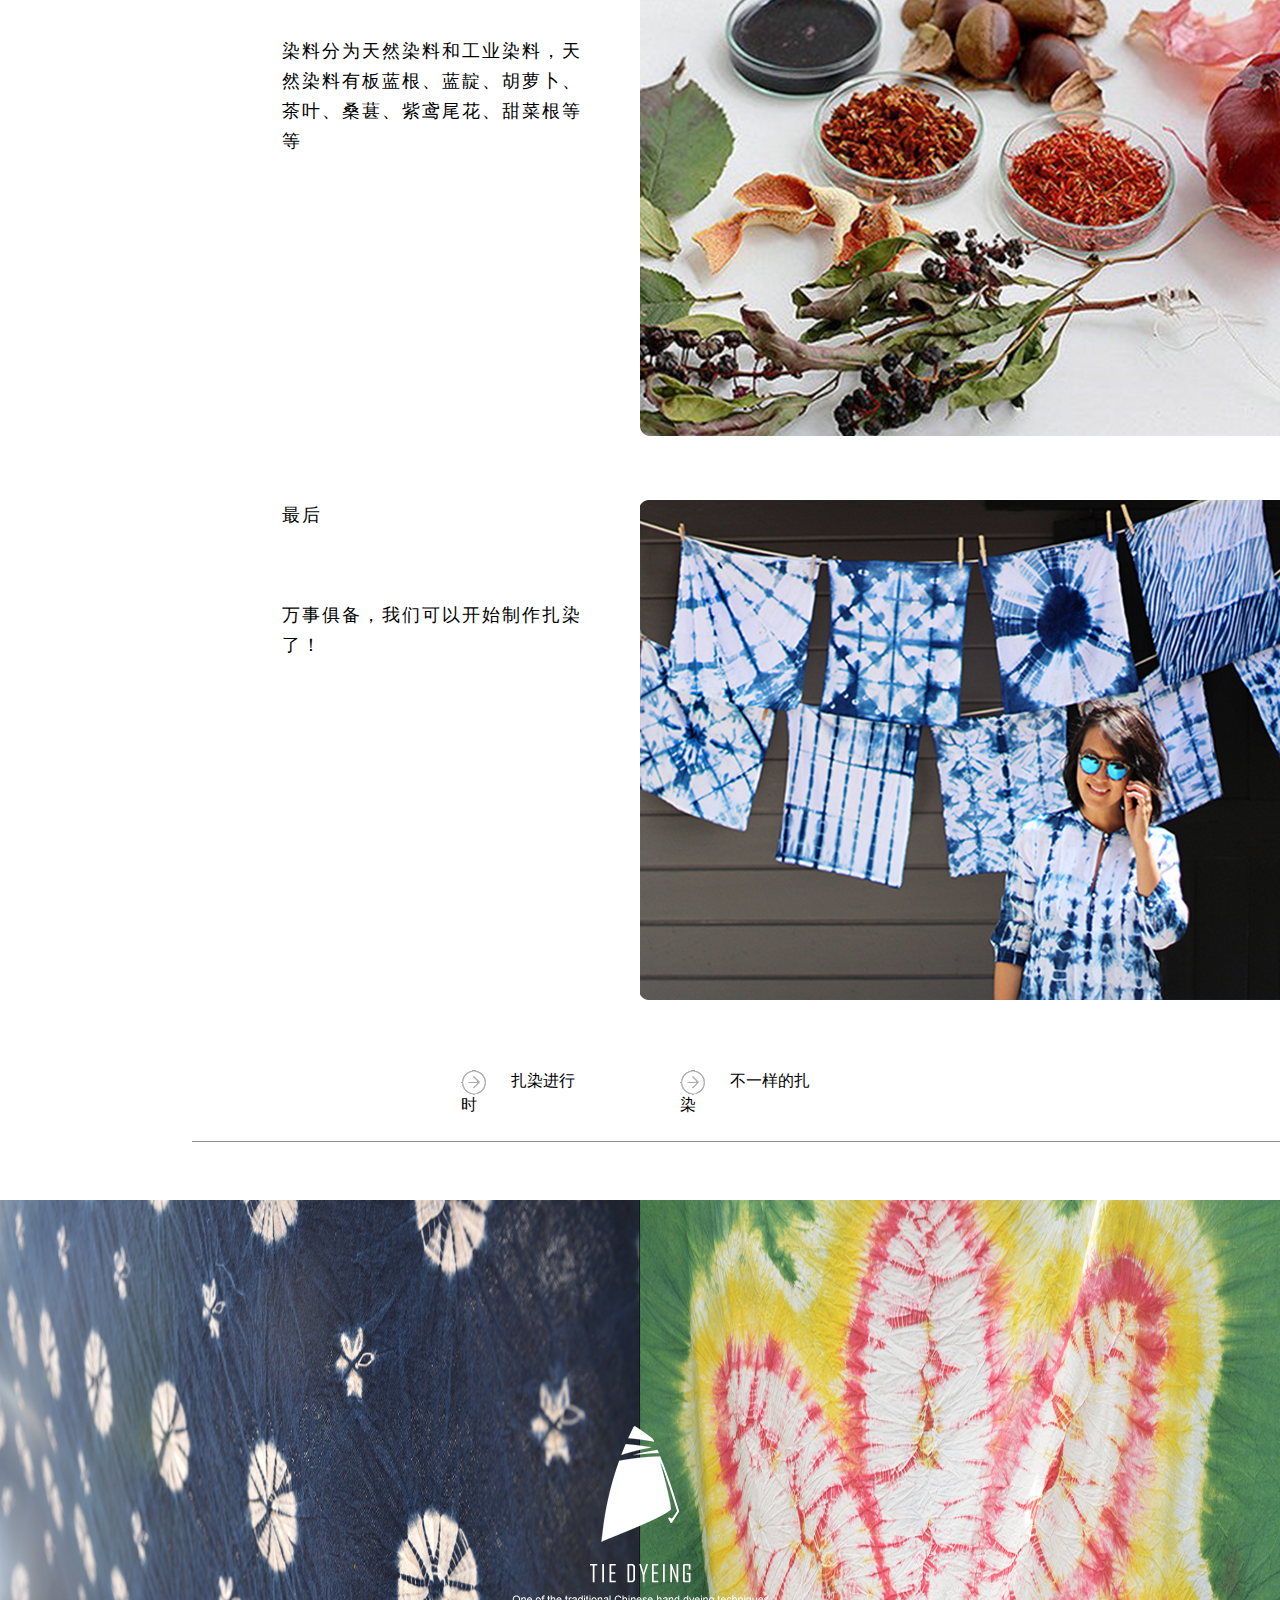
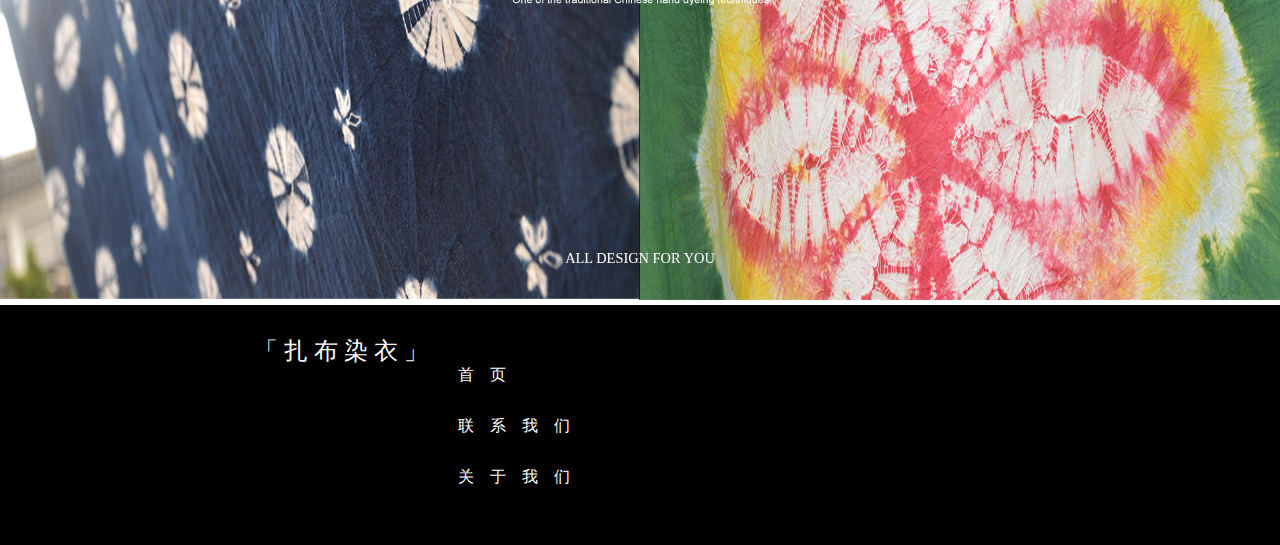
<file: learn1.html>
<!DOCTYPE html>
<html lang="zh">

<head>
    <meta charset="UTF-8">
    <title>扎染社区 | learn1</title>
    <link rel="stylesheet" type="text/css" id="s1">

    <script>
        window.onload = function() {
            if ((screen.width == 1024) && (screen.height == 768)) {

                document.getElementById('s1').href = '1024css/learn1.css';
            } else if ((screen.width == 1366) && (screen.height == 768)) {

                document.getElementById('s1').href = '1366css/learn1.css';
            } else {

                document.getElementById('s1').href = '1920css/learn1.css';
            }
        }
    </script>
</head>

<body>
    <div class="header">
        <div id="h-1">
            <img id="h-1-1" src="img2/banner.png" />
            <a href="index.html#page1"><img class="h-1-2" src="img2/logo.png"></a>
            <div class="h-1-3">
                <div class="link-1">
                    <a href="index.html#page1" class="demo">
                        <span class="thin">首页</span>
                    </a>
                </div>
                &nbsp;&nbsp;&nbsp;&nbsp; &nbsp;&nbsp;&nbsp;&nbsp;&nbsp;&nbsp;
                <div class="link-1">
                    <a href="news.html" class="demo">

                        <span class="thin">社区</span>
                    </a>
                </div>
            </div>
        </div>
    </div>



    <div class="content" style="position: relative;">
        <div class="topimg">
            <img src="img9/画板 2.png">
        </div>

        <div class="backcolor">
        </div>
        <div class="main">
            <div class="title" align=center>
                <h1>准备工作</h1>
            </div>

            <div class="date" align=center>
                <p>一切的美好从完美的准备工作开始</p>
            </div>

            <div style="padding-top: 100px;"></div>
            <div>
                <div style="display: flex; position: relative;">
                    <div class="word">
                        <span>工具选择</span>

                        <span class="spanmargin">工具需要准备染缸、晾衣架、木桌、长竹竿、大麻绳、橡胶手套、各种形状木板、竹片、皮筋、夹子、粗棉线、长短木棍、橡胶手套、剪刀。还需要准备盐或者醋等固色剂</span>
                    </div>

                    <img class="pic" src="img10/画板 1 拷贝 5.png">
                </div>
            </div>


            <div style="padding-top: 64px;"></div>
            <div>
                <div style="display: flex; position: relative;">
                    <div class="word">
                        <span>染布选择</span>

                        <span class="spanmargin">染布可以用纯棉、亚麻布、丝绸、白胚布、天然纤维、毛等等</span>
                    </div>

                    <img class="pic" src="img10/画板 1 拷贝 4.png">
                </div>
            </div>


            <div style="padding-top: 64px;"></div>
            <div>
                <div style="display: flex; position: relative;">
                    <div class="word">
                        <span>染料选择</span>

                        <span class="spanmargin">染料分为天然染料和工业染料，天然染料有板蓝根、蓝靛、胡萝卜、茶叶、桑葚、紫鸢尾花、甜菜根等等</span>
                    </div>

                    <img class="pic" src="img10/画板 1.png">
                </div>
            </div>




            <div style="padding-top: 64px;"></div>
            <div>
                <div style="display: flex; position: relative;">
                    <div class="word">
                        <span>最后</span>

                        <span class="spanmargin">万事俱备，我们可以开始制作扎染了！</span>

                    </div>

                    <img class="pic" src="img10/画板 1 拷贝 6.png">
                </div>
            </div>




            <div class=c-f>
                <a href="learn2.html">
                    <div>
                        <img src="img2/next.png"> &nbsp;&nbsp;&nbsp;&nbsp;
                        <span>扎染进行时</span>
                    </div>
                </a>
                <div style="width: 100px;"></div>
                <a href="learn3.html">
                    <div>
                        <img src="img2/next.png"> &nbsp;&nbsp;&nbsp;&nbsp;
                        <span>不一样的扎染</span>
                    </div>
                </a>

            </div>
            <div style="padding-top: 25px;">
                <hr class="hr3" />
            </div>
        </div>
    </div>

















    <div>
        <div class="f-1">
            <img class="f-1-1" src="img2/footer img.png" />
            <img class="f-1-2" src="img2/footer white.png" />
            <p class="f-1-3"> ALL DESIGN FOR YOU</p>
        </div>
    </div>

    <div style="padding-top:5px;"></div>

    <div class="f-2">
        <div class="fleft">
            <div>
                <span class="f-2-1">「 扎 布 染 衣 」</span>
            </div>
            <div>
                <a href="index.html">
                    <p class="f-2-2">首页</p>
                </a>
                <a href=# onClick="javascript:alert('官方联系方式正在搭建，敬请期待！');">
                    <p class="f-2-2">联系我们</p>
                </a>
                <a href="#" onClick="javascript:alert('我们致力于扩大扎染文化的影响力，希望为扎染的进一步发展作出一定的贡献');">
                    <p class="f-2-2">关于我们</p>
                </a>
            </div>
        </div>
</body>

</html>
</file>
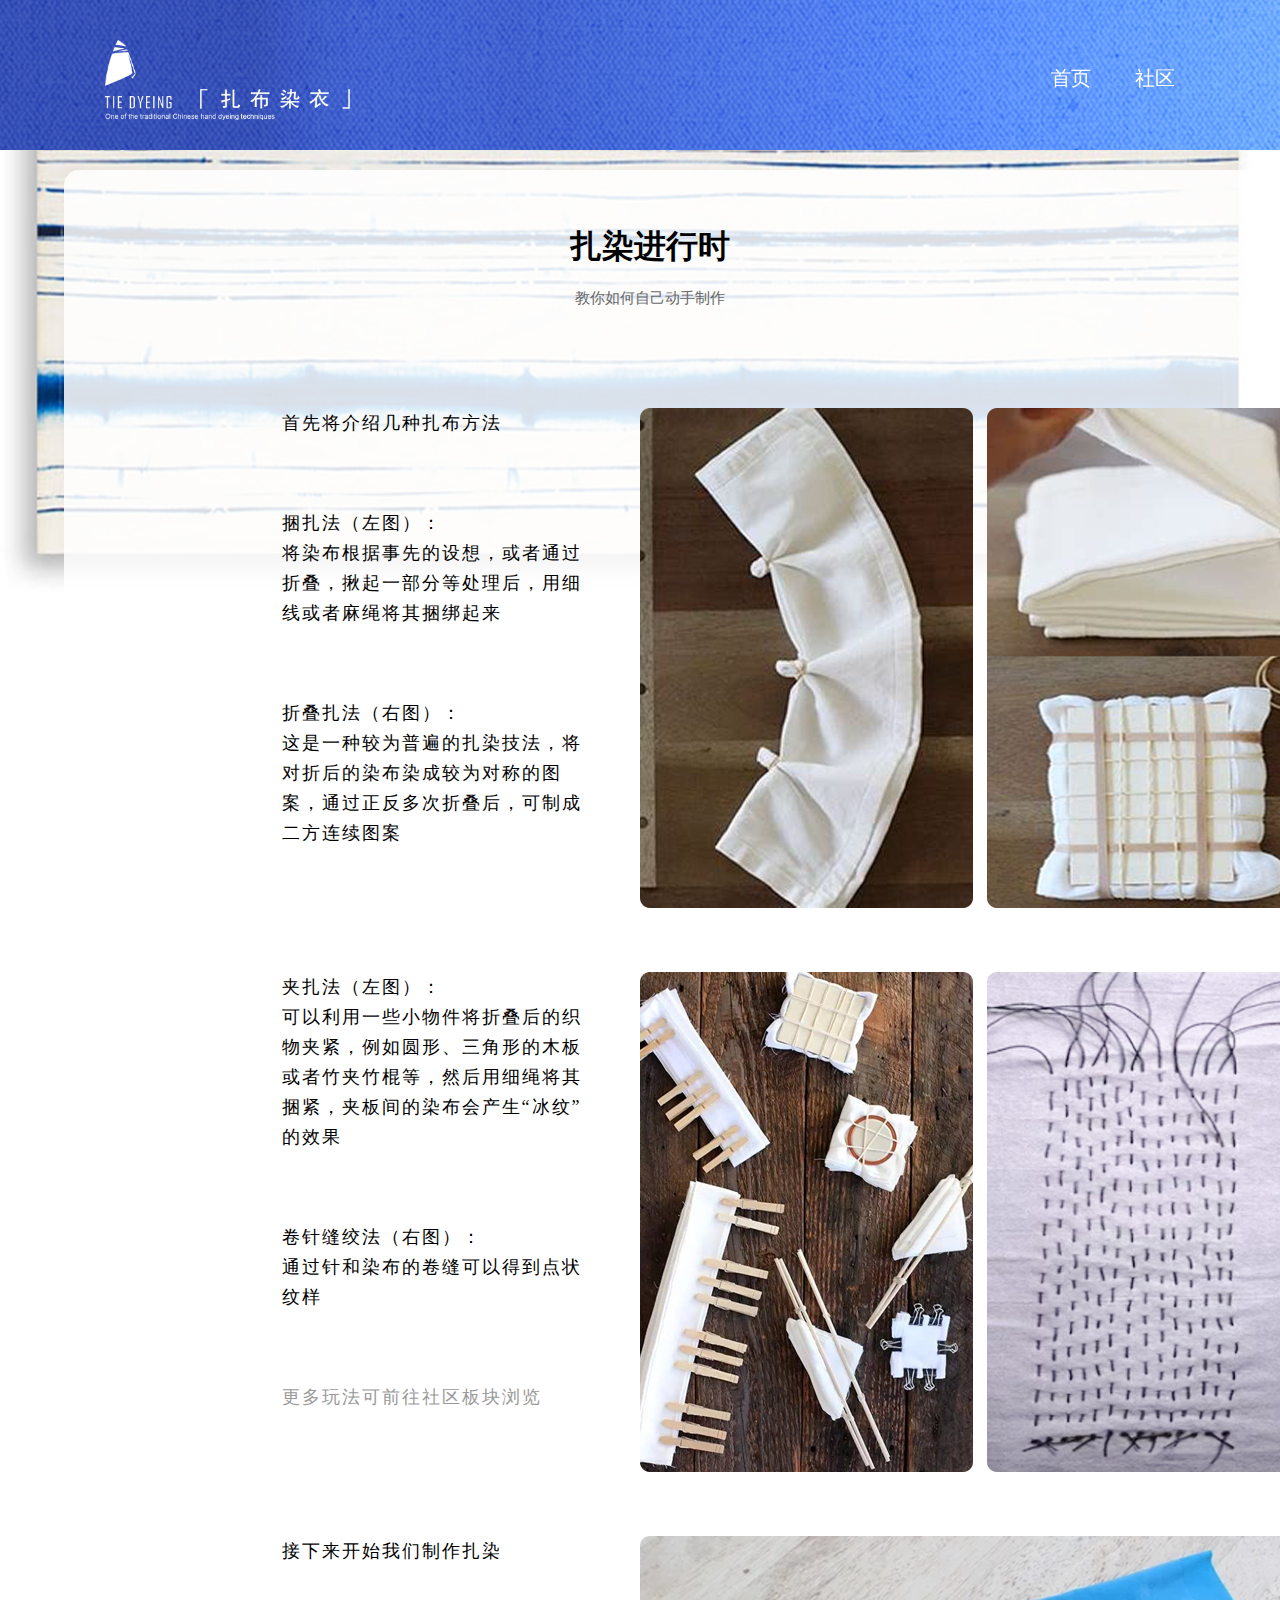
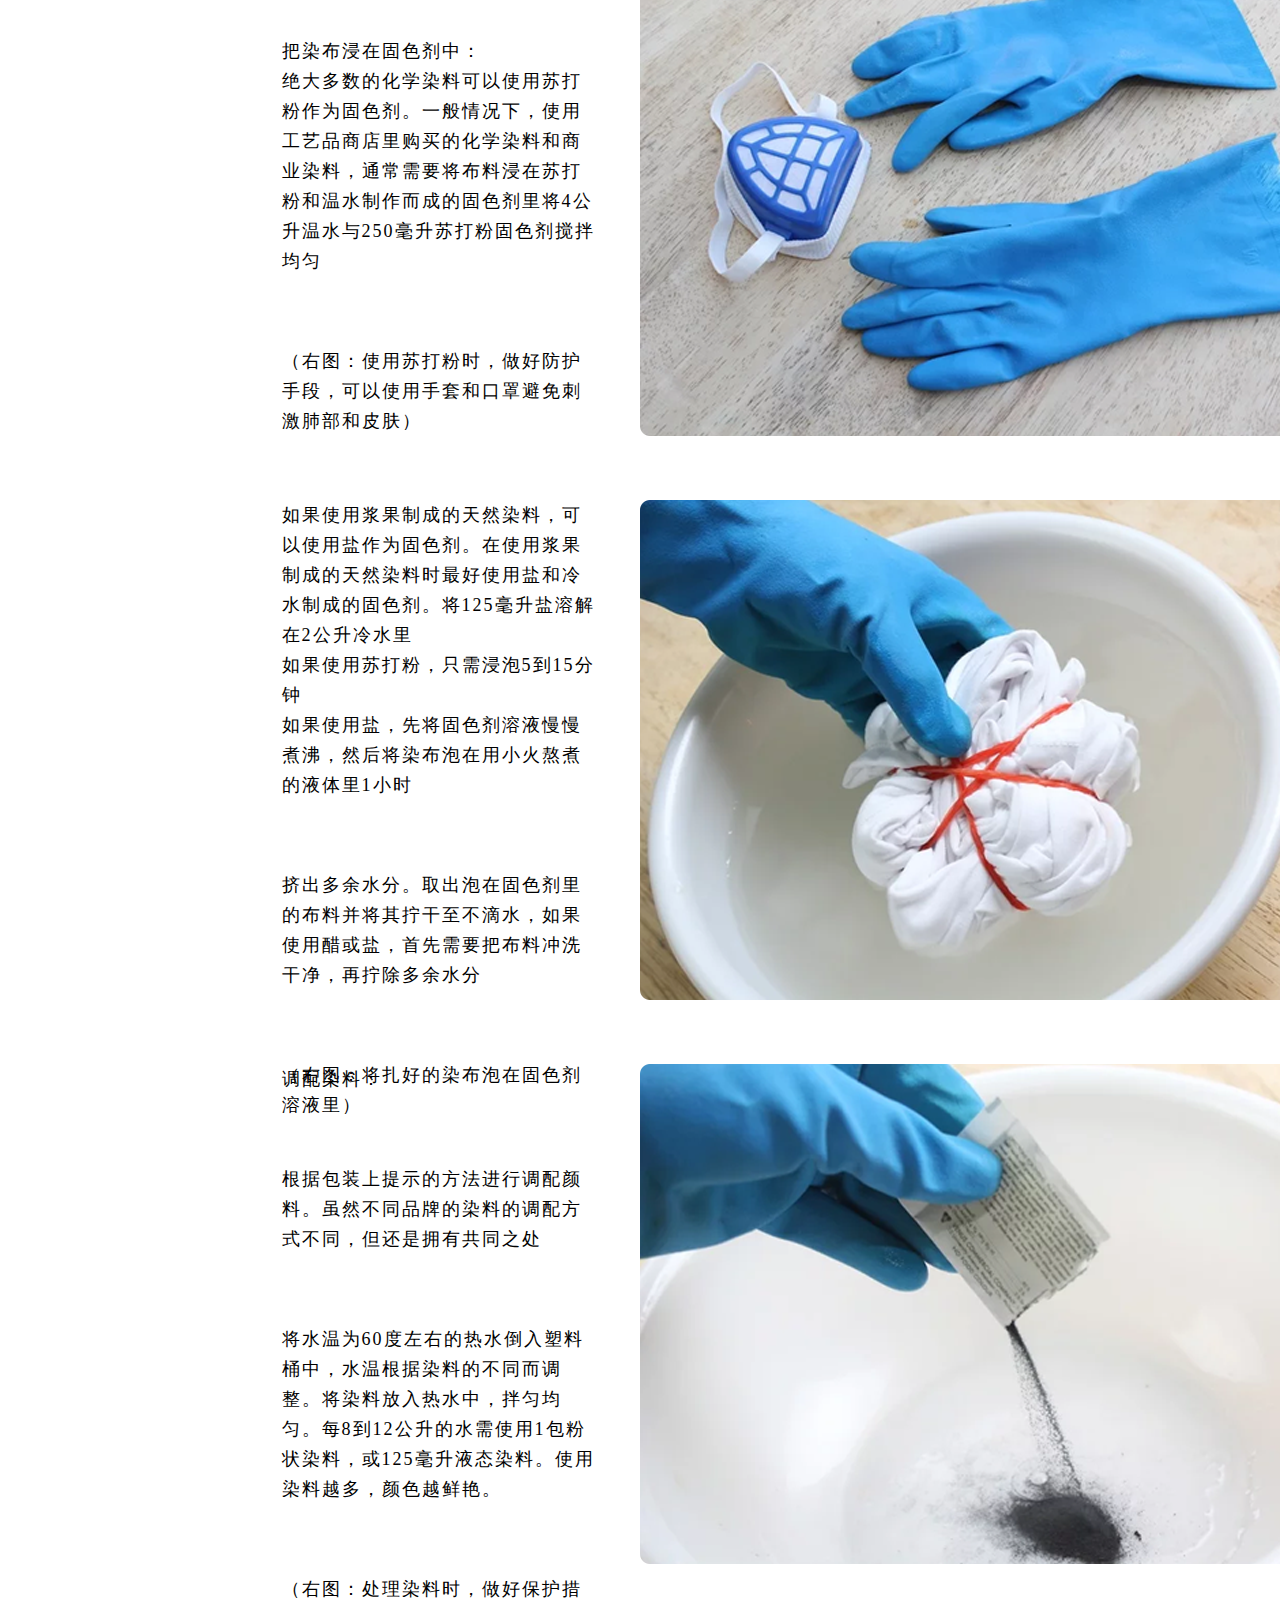
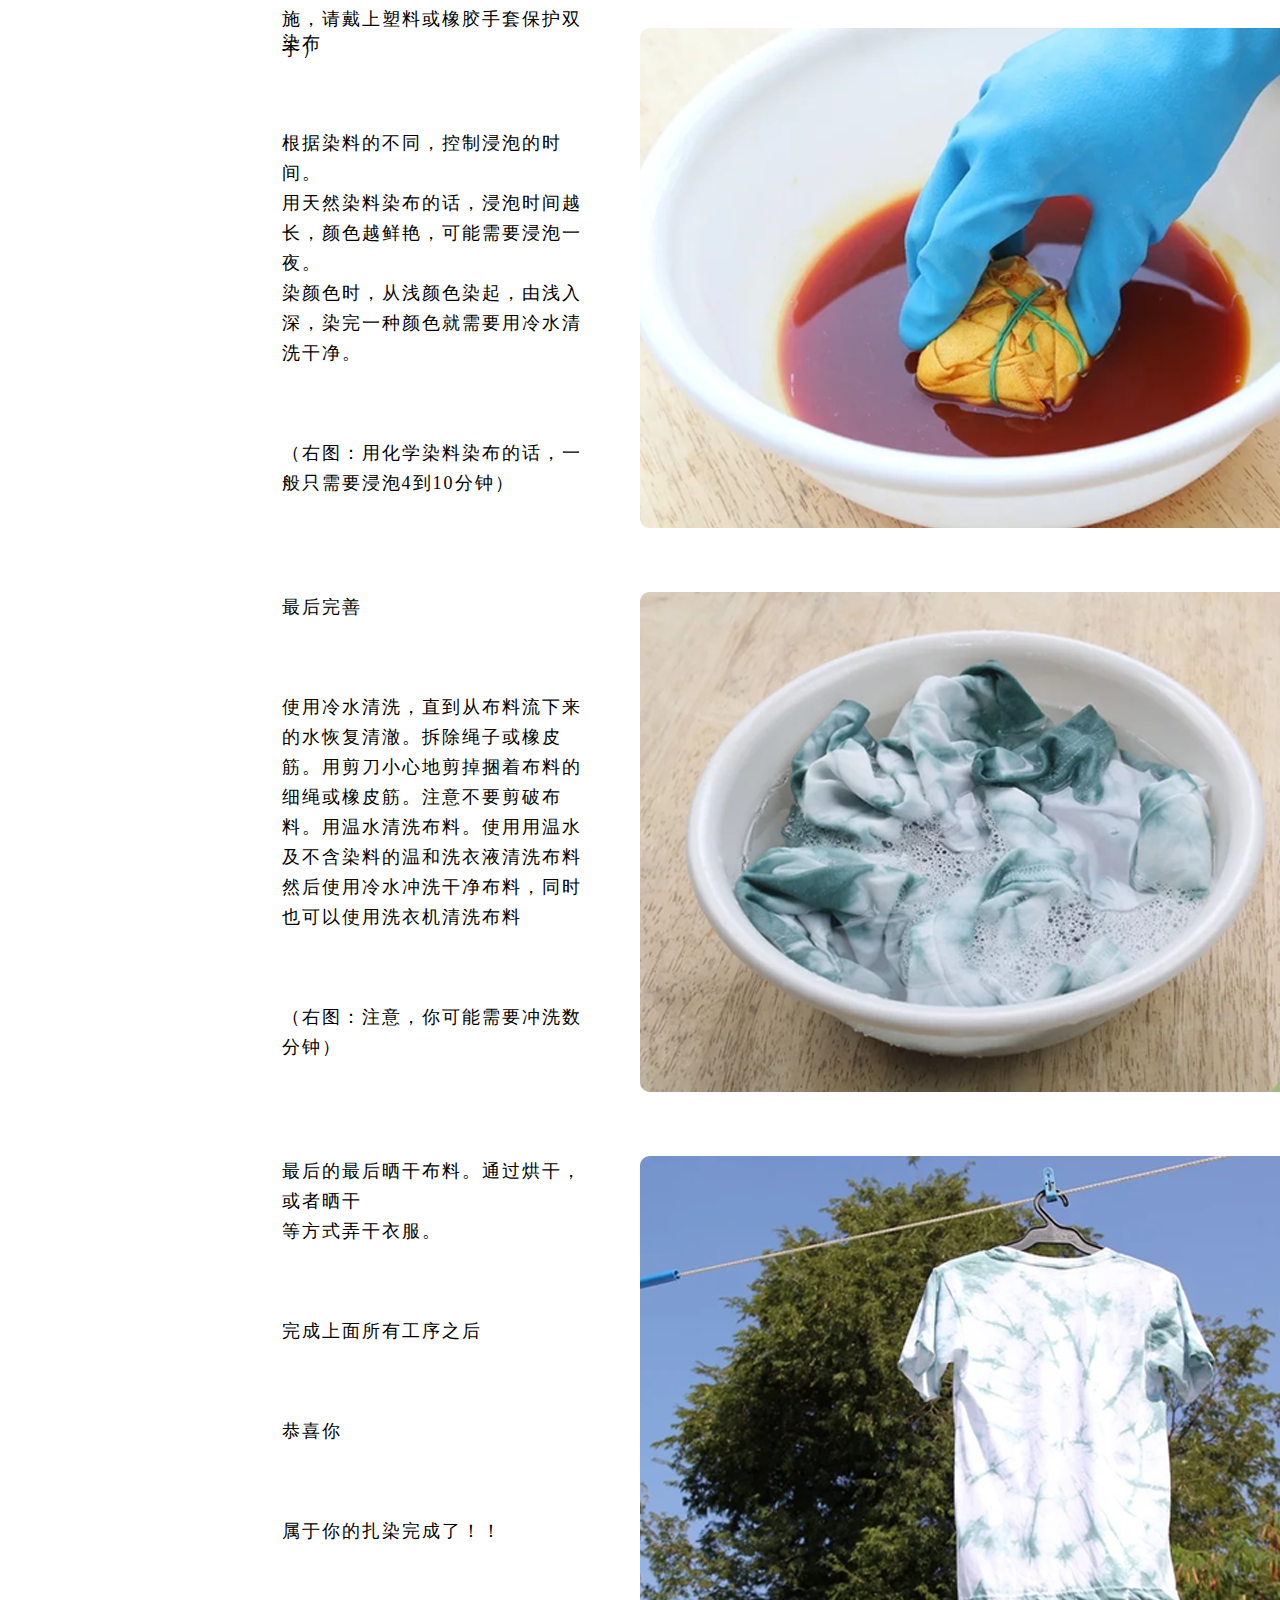
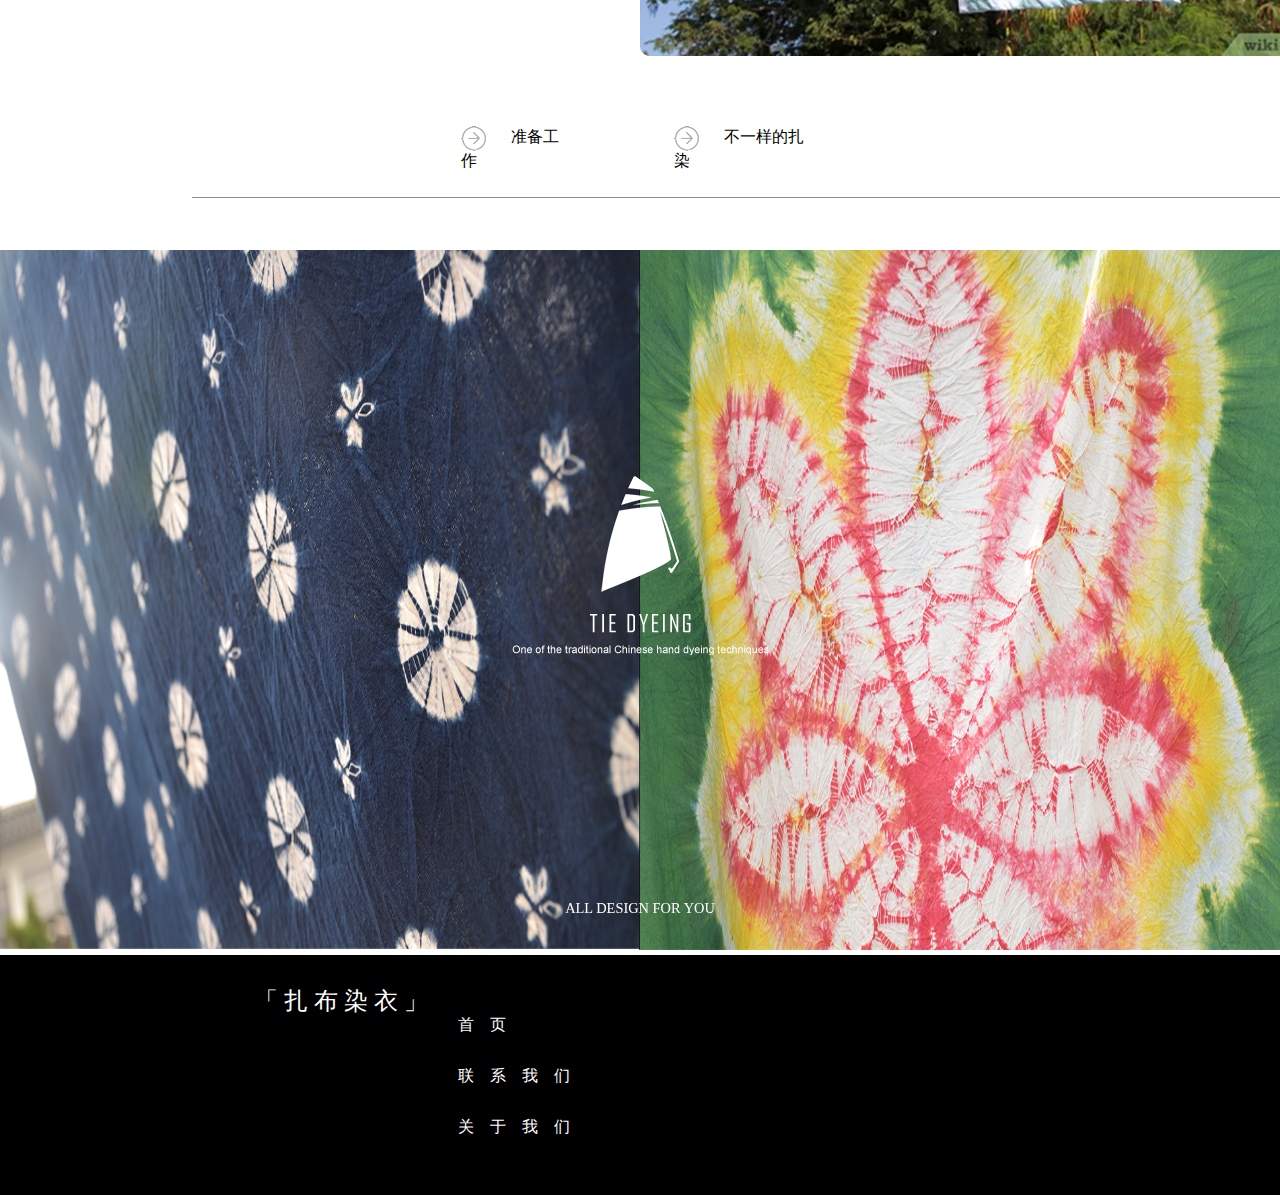
<file: learn2.html>
<!DOCTYPE html>
<html lang="zh">

<head>
    <meta charset="UTF-8">
    <title>扎染社区 | learn2</title>
    <link rel="stylesheet" type="text/css" id="s1">

    <script>
        window.onload = function() {
            if ((screen.width == 1024) && (screen.height == 768)) {

                document.getElementById('s1').href = '1024css/learn2.css';
            } else if ((screen.width == 1366) && (screen.height == 768)) {

                document.getElementById('s1').href = '1366css/learn2.css';
            } else {

                document.getElementById('s1').href = '1920css/learn2.css';
            }
        }
    </script>
</head>

<body>
    <div class="header">
        <div id="h-1">
            <img id="h-1-1" src="img2/banner.png" />
            <a href="index.html#page1"><img class="h-1-2" src="img2/logo.png"></a>
            <div class="h-1-3">
                <div class="link-1">
                    <a href="index.html#page1" class="demo">
                        <span class="thin">首页</span>
                    </a>
                </div>
                &nbsp;&nbsp;&nbsp;&nbsp; &nbsp;&nbsp;&nbsp;&nbsp;&nbsp;&nbsp;
                <div class="link-1">
                    <a href="news.html" class="demo">

                        <span class="thin">社区</span>
                    </a>
                </div>
            </div>
        </div>
    </div>



    <div class="content" style="position: relative;">
        <div class="topimg">
            <img src="img9/画板 2.png">
        </div>

        <div class="backcolor">
        </div>
        <div class="main">
            <div class="title" align=center>
                <h1>扎染进行时</h1>
            </div>

            <div class="date" align=center>
                <p>教你如何自己动手制作</p>
            </div>

            <div style="padding-top: 100px;"></div>
            <div>
                <div style="display: flex; position: relative;">
                    <div class="word">
                        <span>首先将介绍几种扎布方法</span>

                        <span class="spanmargin">捆扎法（左图）：<br/>将染布根据事先的设想，或者通过折叠，揪起一部分等处理后，用细线或者麻绳将其捆绑起来</span>

                        <span class="spanmargin">折叠扎法（右图）：<br/>这是一种较为普遍的扎染技法，将对折后的染布染成较为对称的图案，通过正反多次折叠后，可制成二方连续图案</span>
                    </div>

                    <img class="pic" src="img8/画板 1 拷贝 5.png">
                </div>
            </div>


            <div style="padding-top: 64px;"></div>
            <div>
                <div style="display: flex; position: relative;">
                    <div class="word">
                        <span>夹扎法（左图）：<br/>可以利用一些小物件将折叠后的织物夹紧，例如圆形、三角形的木板或者竹夹竹棍等，然后用细绳将其捆紧，夹板间的染布会产生“冰纹”的效果</span>

                        <span class="spanmargin">卷针缝绞法（右图）：<br/>通过针和染布的卷缝可以得到点状纹样</span>

                        <span class="spanmargin" style="color: rgb(153, 153, 153)">更多玩法可前往社区板块浏览</span>

                    </div>

                    <img class="pic" src="img8/画板 1 拷贝 11.png">
                </div>
            </div>


            <div style="padding-top: 64px;"></div>
            <div>
                <div style="display: flex; position: relative;">
                    <div class="word">
                        <span>接下来开始我们制作扎染</span>

                        <span class="spanmargin">把染布浸在固色剂中：<br/>绝大多数的化学染料可以使用苏打粉作为固色剂。一般情况下，使用工艺品商店里购买的化学染料和商业染料，通常需要将布料浸在苏打粉和温水制作而成的固色剂里将4公升温水与250毫升苏打粉固色剂搅拌均匀</span>

                        <span class="spanmargin">（右图：使用苏打粉时，做好防护手段，可以使用手套和口罩避免刺激肺部和皮肤）</span>

                    </div>

                    <img class="pic" src="img8/画板 1.png">
                </div>
            </div>




            <div style="padding-top: 64px;"></div>
            <div>
                <div style="display: flex; position: relative;">
                    <div class="word">
                        <span>如果使用浆果制成的天然染料，可以使用盐作为固色剂。在使用浆果制成的天然染料时最好使用盐和冷水制成的固色剂。将125毫升盐溶解在2公升冷水里<br/>
                            如果使用苏打粉，只需浸泡5到15分钟<br/>
                            如果使用盐，先将固色剂溶液慢慢煮沸，然后将染布泡在用小火熬煮的液体里1小时<br/></span>

                        <span class="spanmargin">挤出多余水分。取出泡在固色剂里的布料并将其拧干至不滴水，如果使用醋或盐，首先需要把布料冲洗干净，再拧除多余水分</span>
                        <span class="spanmargin">（右图：将扎好的染布泡在固色剂溶液里）</span>

                    </div>

                    <img class="pic" src="img8/画板 1 拷贝 6.png">
                </div>
            </div>




            <div style="padding-top: 64px;"></div>
            <div>
                <div style="display: flex; position: relative;">
                    <div class="word">
                        <span>调配染料：</span>

                        <span class="spanmargin">根据包装上提示的方法进行调配颜料。虽然不同品牌的染料的调配方式不同，但还是拥有共同之处</span>

                        <span class="spanmargin">将水温为60度左右的热水倒入塑料桶中，水温根据染料的不同而调整。将染料放入热水中，拌匀均匀。每8到12公升的水需使用1包粉状染料，或125毫升液态染料。使用染料越多，颜色越鲜艳。</span>

                        <span class="spanmargin">（右图：处理染料时，做好保护措施，请戴上塑料或橡胶手套保护双手）</span>

                    </div>

                    <img class="pic" src="img8/画板 1 拷贝 9.png">
                </div>
            </div>



            <div style="padding-top: 64px;"></div>
            <div>
                <div style="display: flex; position: relative;">
                    <div class="word">

                        <span>染布</span>

                        <span class="spanmargin">根据染料的不同，控制浸泡的时间。<br/>用天然染料染布的话，浸泡时间越长，颜色越鲜艳，可能需要浸泡一夜。<br/>染颜色时，从浅颜色染起，由浅入深，染完一种颜色就需要用冷水清洗干净。</span>

                        <span class="spanmargin">（右图：用化学染料染布的话，一般只需要浸泡4到10分钟）</span>


                    </div>

                    <img class="pic" src="img8/画板 1 拷贝 7.png">
                </div>
            </div>



            <div style="padding-top: 64px;"></div>
            <div>
                <div style="display: flex; position: relative;">
                    <div class="word">

                        <span>最后完善</span>

                        <span class="spanmargin">使用冷水清洗，直到从布料流下来的水恢复清澈。拆除绳子或橡皮筋。用剪刀小心地剪掉捆着布料的细绳或橡皮筋。注意不要剪破布料。用温水清洗布料。使用用温水及不含染料的温和洗衣液清洗布料然后使用冷水冲洗干净布料，同时也可以使用洗衣机清洗布料</span>

                        <span class="spanmargin">（右图：注意，你可能需要冲洗数分钟）</span>


                    </div>

                    <img class="pic" src="img8/画板 1 拷贝 8.png">
                </div>
            </div>

            <div style="padding-top: 64px;"></div>
            <div>
                <div style="display: flex; position: relative;">
                    <div class="word">

                        <span>最后的最后晒干布料。通过烘干，或者晒干<br/>等方式弄干衣服。</span>

                        <span class="spanmargin">完成上面所有工序之后</span>

                        <span class="spanmargin">恭喜你</span>

                        <span class="spanmargin">属于你的扎染完成了！！</span>

                    </div>

                    <img class="pic" src="img8/画板 1 拷贝 10.png">
                </div>
            </div>


            <div class=c-f>
                <a href="learn1.html">
                    <div>
                        <img src="img2/next.png"> &nbsp;&nbsp;&nbsp;&nbsp;
                        <span>准备工作</span>
                    </div>
                </a>
                <div style="width: 100px;"></div>
                <a href="learn3.html">
                    <div>
                        <img src="img2/next.png"> &nbsp;&nbsp;&nbsp;&nbsp;
                        <span>不一样的扎染</span>
                    </div>
                </a>
            </div>
            <div style="padding-top: 25px;">
                <hr class="hr3" />
            </div>
        </div>
    </div>


















    <div>
        <div class="f-1">
            <img class="f-1-1" src="img2/footer img.png" />
            <img class="f-1-2" src="img2/footer white.png" />
            <p class="f-1-3"> ALL DESIGN FOR YOU</p>
        </div>
    </div>

    <div style="padding-top:5px;"></div>

    <div class="f-2">
        <div class="fleft">
            <div>
                <span class="f-2-1">「 扎 布 染 衣 」</span>
            </div>
            <div>
                <a href="index.html">
                    <p class="f-2-2">首页</p>
                </a>
                <a href=# onClick="javascript:alert('官方联系方式正在搭建，敬请期待！');">
                    <p class="f-2-2">联系我们</p>
                </a>
                <a href="#" onClick="javascript:alert('我们致力于扩大扎染文化的影响力，希望为扎染的进一步发展作出一定的贡献');">
                    <p class="f-2-2">关于我们</p>
                </a>
            </div>
        </div>
</body>

</html>
</file>
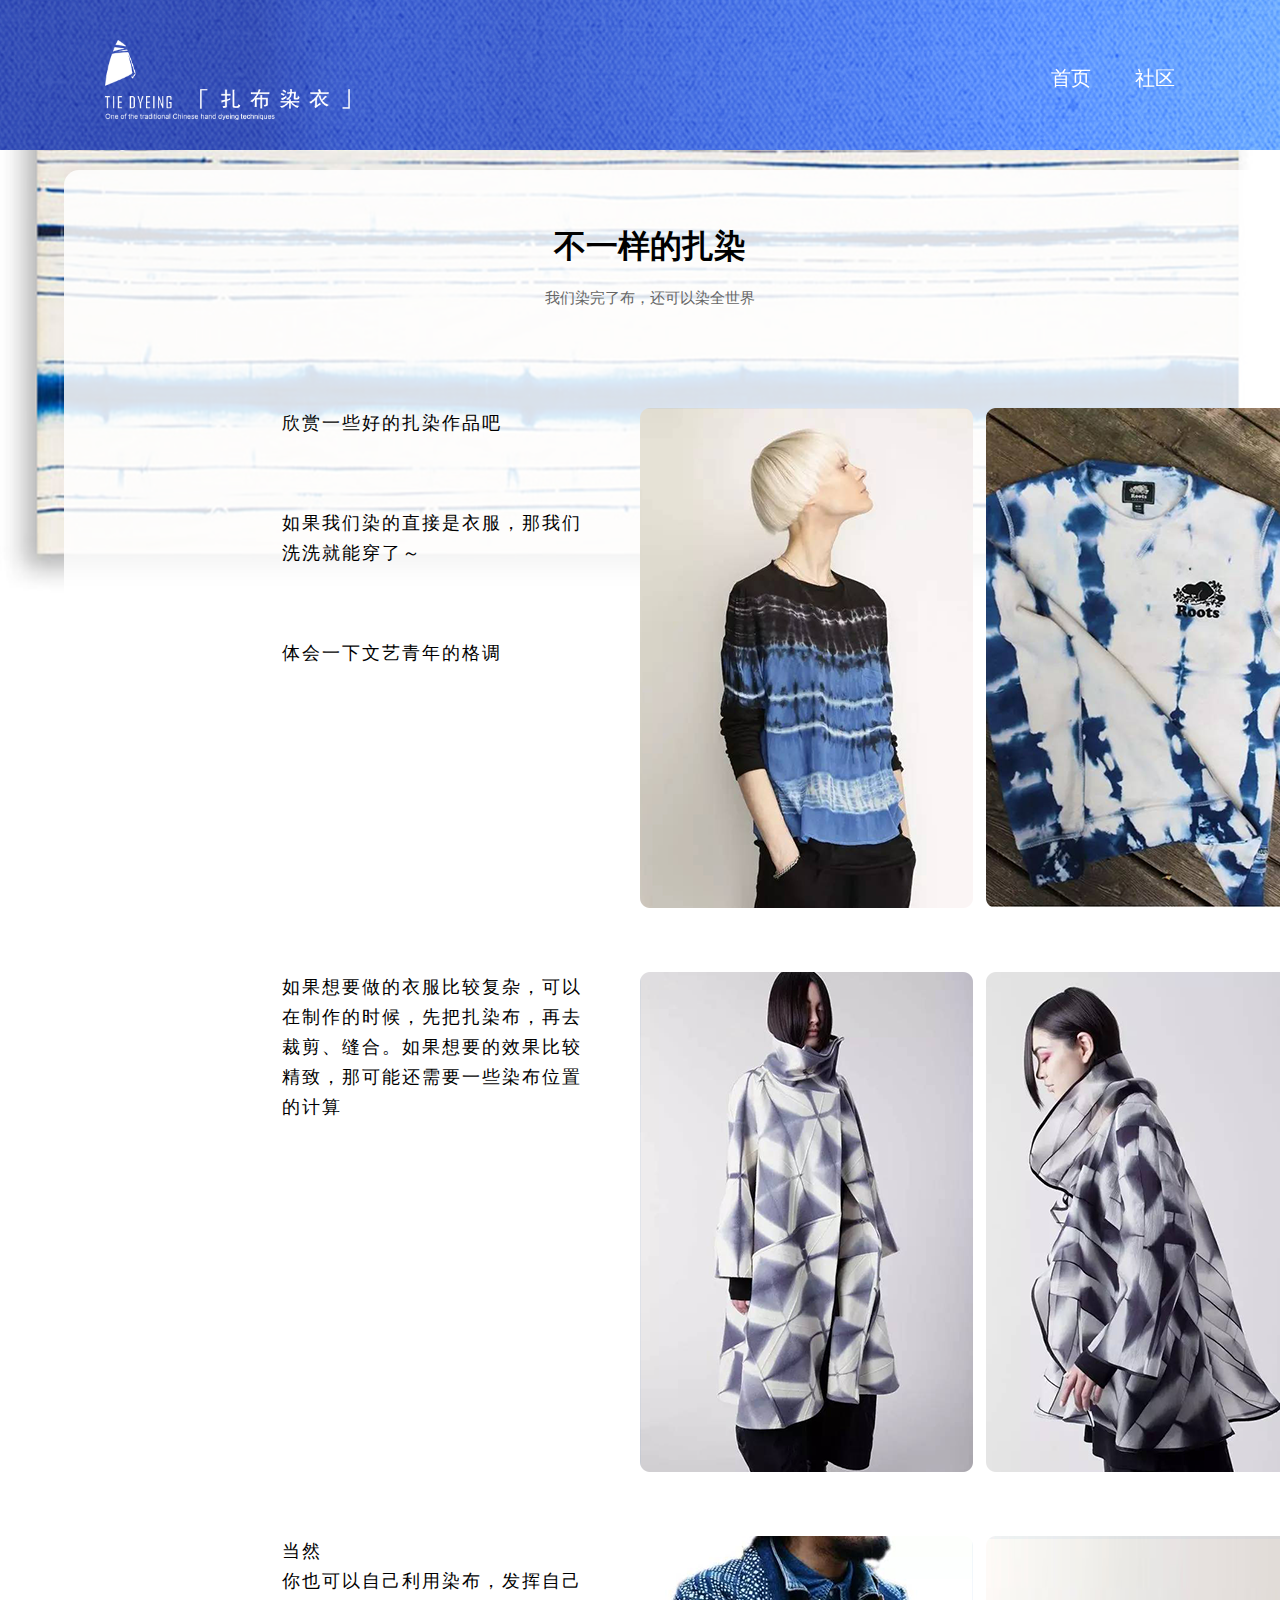
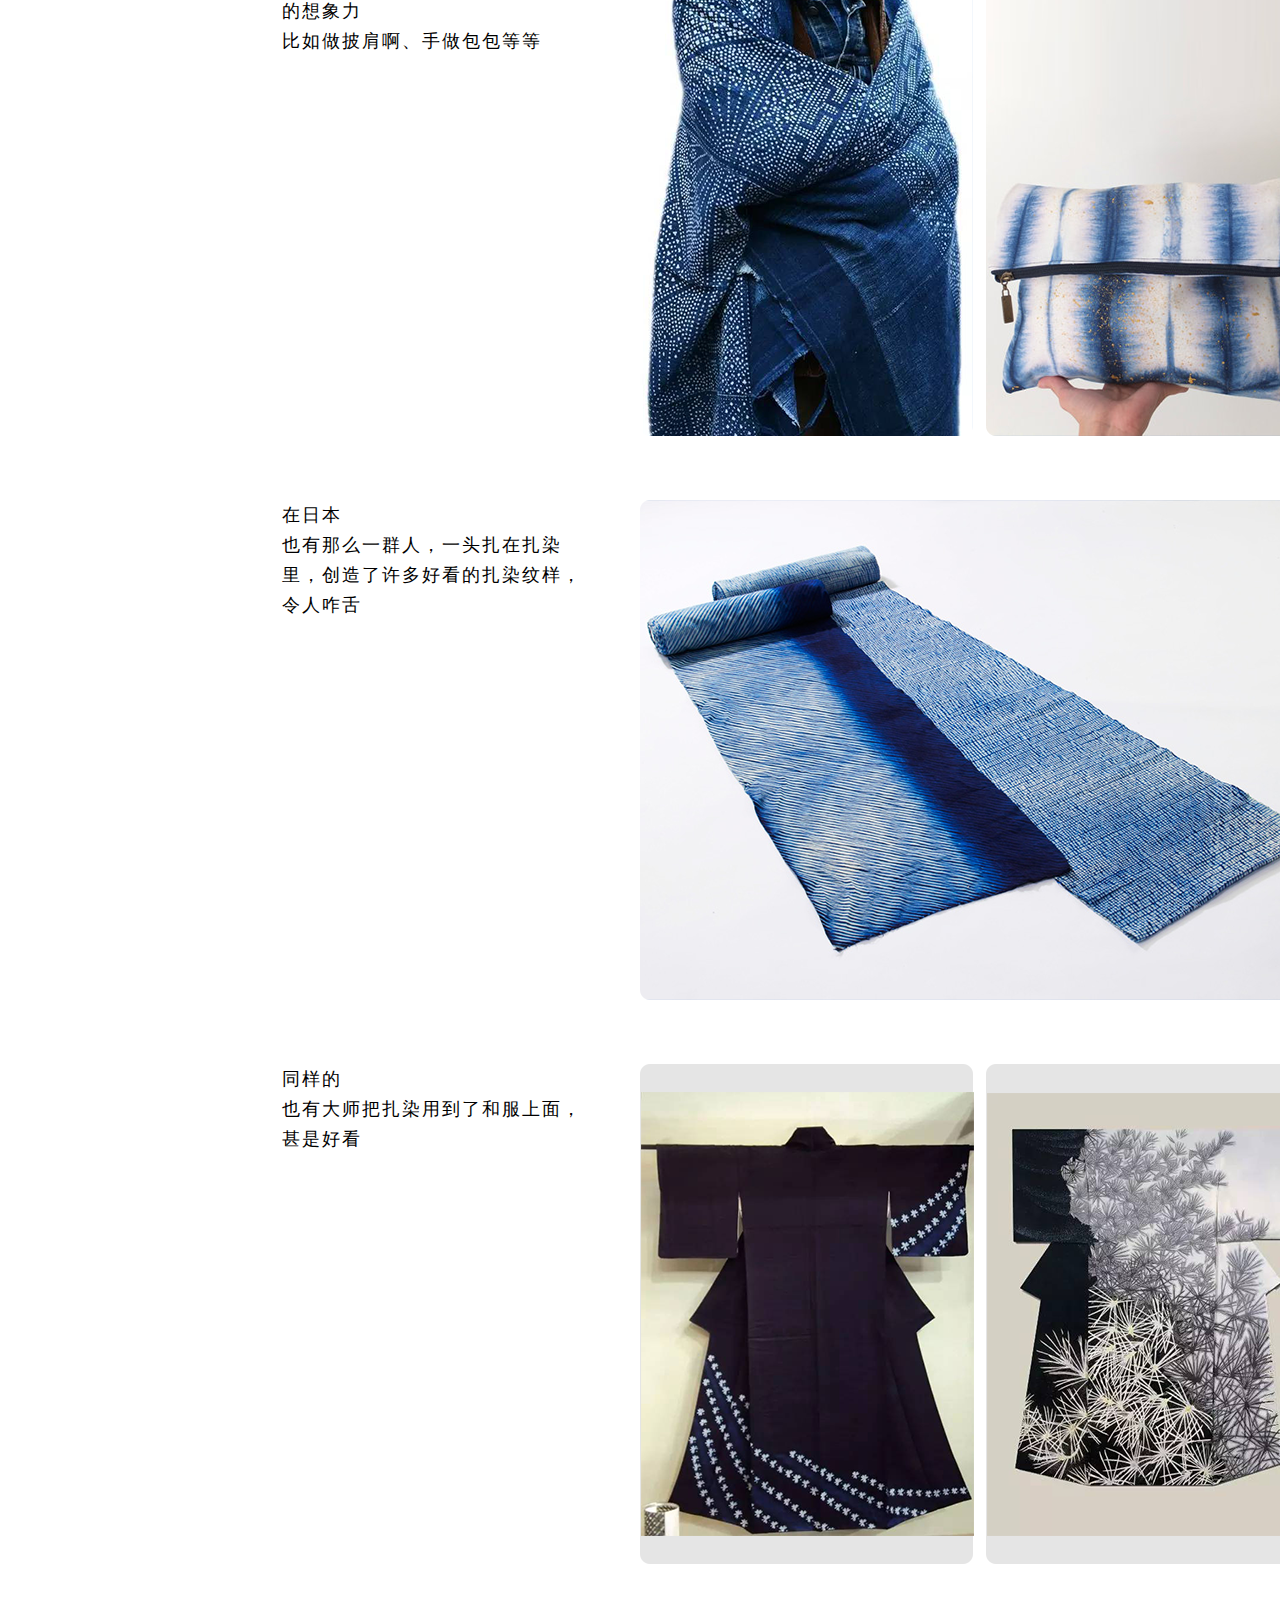
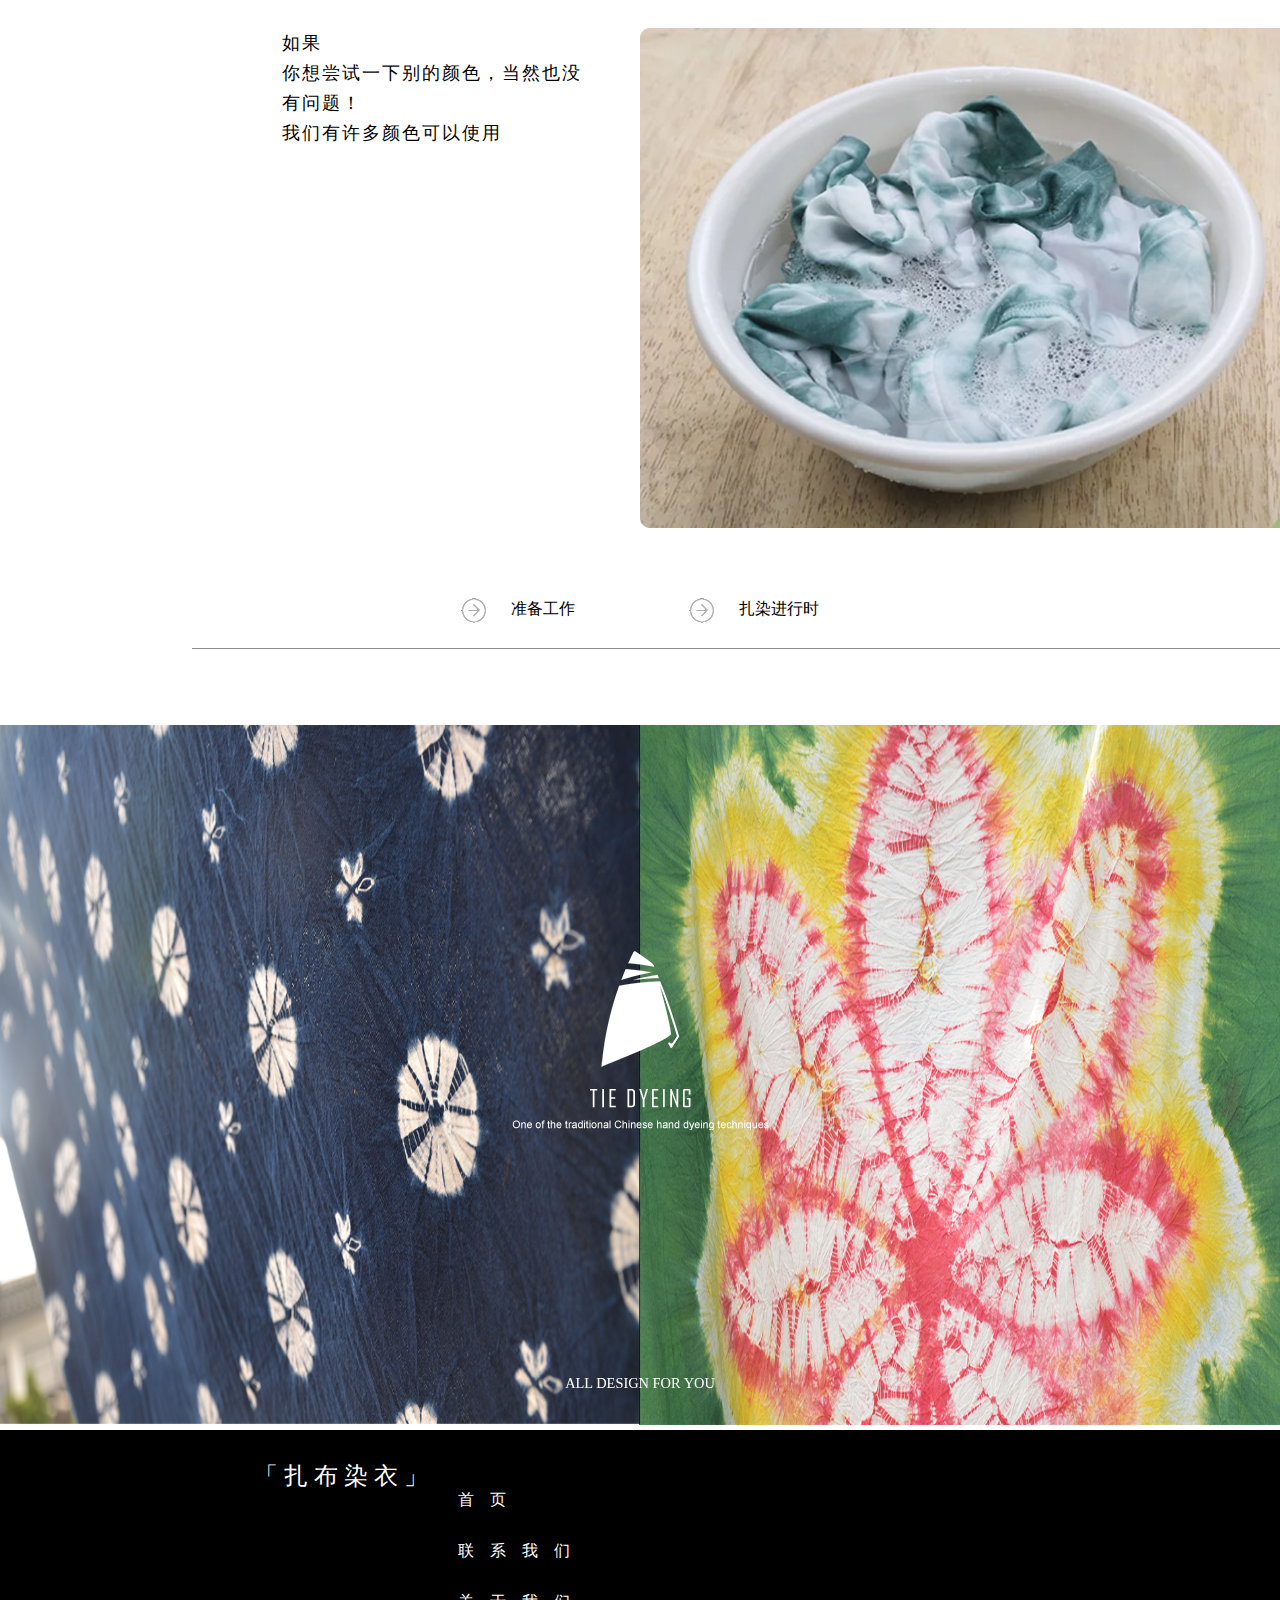
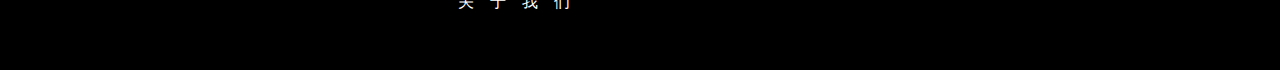
<file: learn3.html>
<!DOCTYPE html>
<html lang="zh">

<head>
    <meta charset="UTF-8">
    <title>扎染社区 | learn3</title>
    <link rel="stylesheet" type="text/css" id="s1">

    <script>
        window.onload = function() {
            if ((screen.width == 1024) && (screen.height == 768)) {

                document.getElementById('s1').href = '1024css/learn3.css';
            } else if ((screen.width == 1366) && (screen.height == 768)) {

                document.getElementById('s1').href = '1366css/learn3.css';
            } else {

                document.getElementById('s1').href = '1920css/learn3.css';
            }
        }
    </script>
</head>

<body>
    <div class="header">
        <div id="h-1">
            <img id="h-1-1" src="img2/banner.png" />
            <a href="index.html#page1"><img class="h-1-2" src="img2/logo.png"></a>
            <div class="h-1-3">
                <div class="link-1">
                    <a href="index.html#page1" class="demo">
                        <span class="thin">首页</span>
                    </a>
                </div>
                &nbsp;&nbsp;&nbsp;&nbsp; &nbsp;&nbsp;&nbsp;&nbsp;&nbsp;&nbsp;
                <div class="link-1">
                    <a href="news.html" class="demo">

                        <span class="thin">社区</span>
                    </a>
                </div>
            </div>
        </div>
    </div>



    <div class="content" style="position: relative;">
        <div class="topimg">
            <img src="img9/画板 2.png">
        </div>

        <div class="backcolor">
        </div>
        <div class="main">
            <div class="title" align=center>
                <h1>不一样的扎染</h1>
            </div>

            <div class="date" align=center>
                <p>我们染完了布，还可以染全世界</p>
            </div>

            <div style="padding-top: 100px;"></div>
            <div>
                <div style="display: flex; position: relative;">
                    <div class="word">
                        <span>欣赏一些好的扎染作品吧</span>

                        <span class="spanmargin">如果我们染的直接是衣服，那我们洗洗就能穿了～</span>

                        <span class="spanmargin">体会一下文艺青年的格调</span>
                    </div>

                    <img class="pic" src="img9/画板 1.png">
                </div>
            </div>


            <div style="padding-top: 64px;"></div>
            <div>
                <div style="display: flex; position: relative;">
                    <div class="word">
                        <span>如果想要做的衣服比较复杂，可以在制作的时候，先把扎染布，再去裁剪、缝合。如果想要的效果比较精致，那可能还需要一些染布位置的计算</span>


                    </div>

                    <img class="pic" src="img9/画板 1 拷贝 4.png">
                </div>
            </div>


            <div style="padding-top: 64px;"></div>
            <div>
                <div style="display: flex; position: relative;">
                    <div class="word">
                        <span>当然<br/>你也可以自己利用染布，发挥自己的想象力<br/>比如做披肩啊、手做包包等等</span>

                    </div>

                    <img class="pic" src="img9/画板 1 拷贝 5.png">
                </div>
            </div>




            <div style="padding-top: 64px;"></div>
            <div>
                <div style="display: flex; position: relative;">
                    <div class="word">
                        <span>在日本<br/>也有那么一群人，一头扎在扎染里，创造了许多好看的扎染纹样，令人咋舌</span>

                    </div>

                    <img class="pic" src="img9/画板 1 拷贝 6.png">
                </div>
            </div>




            <div style="padding-top: 64px;"></div>
            <div>
                <div style="display: flex; position: relative;">
                    <div class="word">
                        <span>同样的<br/>也有大师把扎染用到了和服上面，甚是好看</span>

                    </div>

                    <img class="pic" src="img9/画板 1 拷贝 7.png">
                </div>
            </div>



            <div style="padding-top: 64px;"></div>
            <div>
                <div style="display: flex; position: relative;">
                    <div class="word">

                        <span>如果<br/>你想尝试一下别的颜色，当然也没有问题！<br/>我们有许多颜色可以使用</span>

                    </div>

                    <img class="pic" src="img8/画板 1 拷贝 8.png">
                </div>
            </div>




            <div class=c-f>
                <a href="learn1.html">
                    <div>
                        <img src="img2/next.png"> &nbsp;&nbsp;&nbsp;&nbsp;
                        <span>准备工作</span>
                    </div>
                </a>
                <div style="width: 100px;"></div>
                <a href="learn2.html">
                    <div>
                        <img src="img2/next.png"> &nbsp;&nbsp;&nbsp;&nbsp;
                        <span>扎染进行时</span>
                    </div>
                </a>
            </div>
            <div style="padding-top: 25px;">
                <hr class="hr3" />
            </div>
        </div>
    </div>

















    <div>
        <div class="f-1">
            <img class="f-1-1" src="img2/footer img.png" />
            <img class="f-1-2" src="img2/footer white.png" />
            <p class="f-1-3"> ALL DESIGN FOR YOU</p>
        </div>
    </div>

    <div style="padding-top:5px;"></div>

    <div class="f-2">
        <div class="fleft">
            <div>
                <span class="f-2-1">「 扎 布 染 衣 」</span>
            </div>
            <div>
                <a href="index.html">
                    <p class="f-2-2">首页</p>
                </a>
                <a href=# onClick="javascript:alert('官方联系方式正在搭建，敬请期待！');">
                    <p class="f-2-2">联系我们</p>
                </a>
                <a href="#" onClick="javascript:alert('我们致力于扩大扎染文化的影响力，希望为扎染的进一步发展作出一定的贡献');">
                    <p class="f-2-2">关于我们</p>
                </a>
            </div>
        </div>
</body>

</html>
</file>
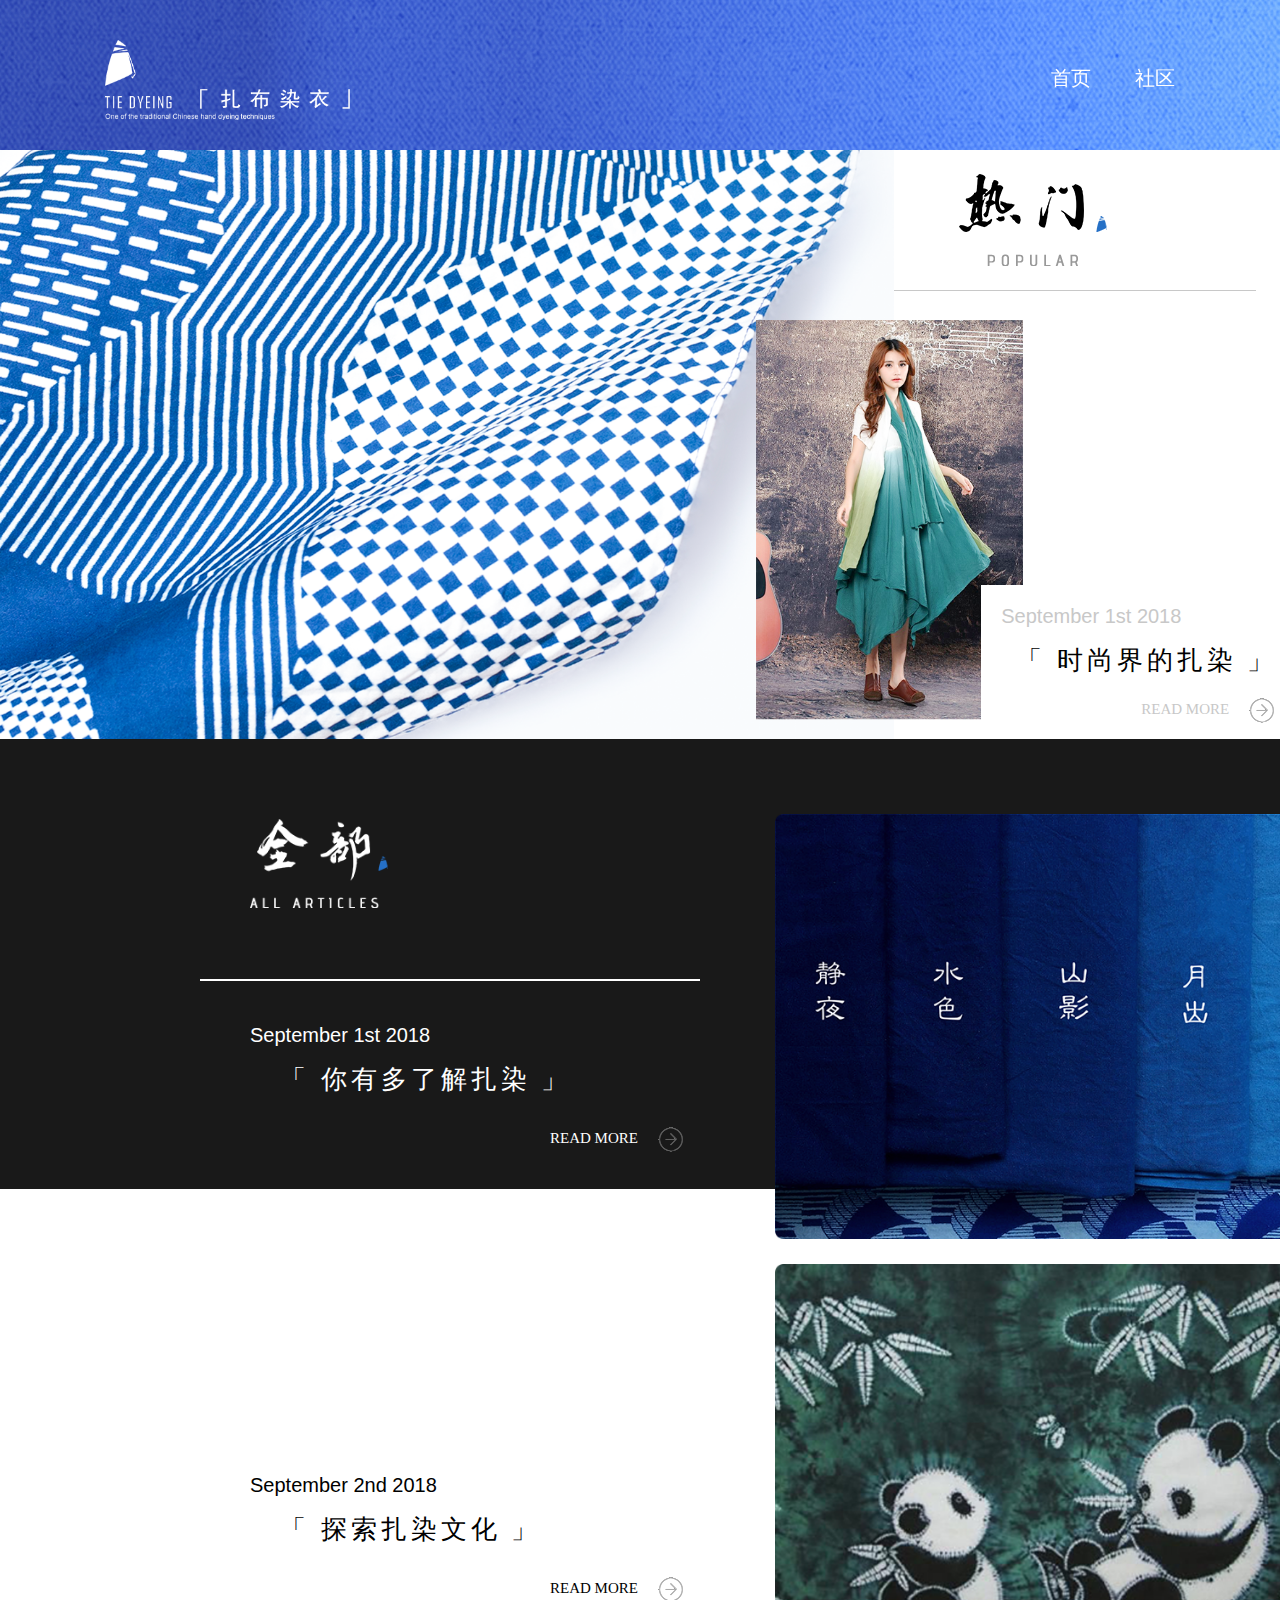
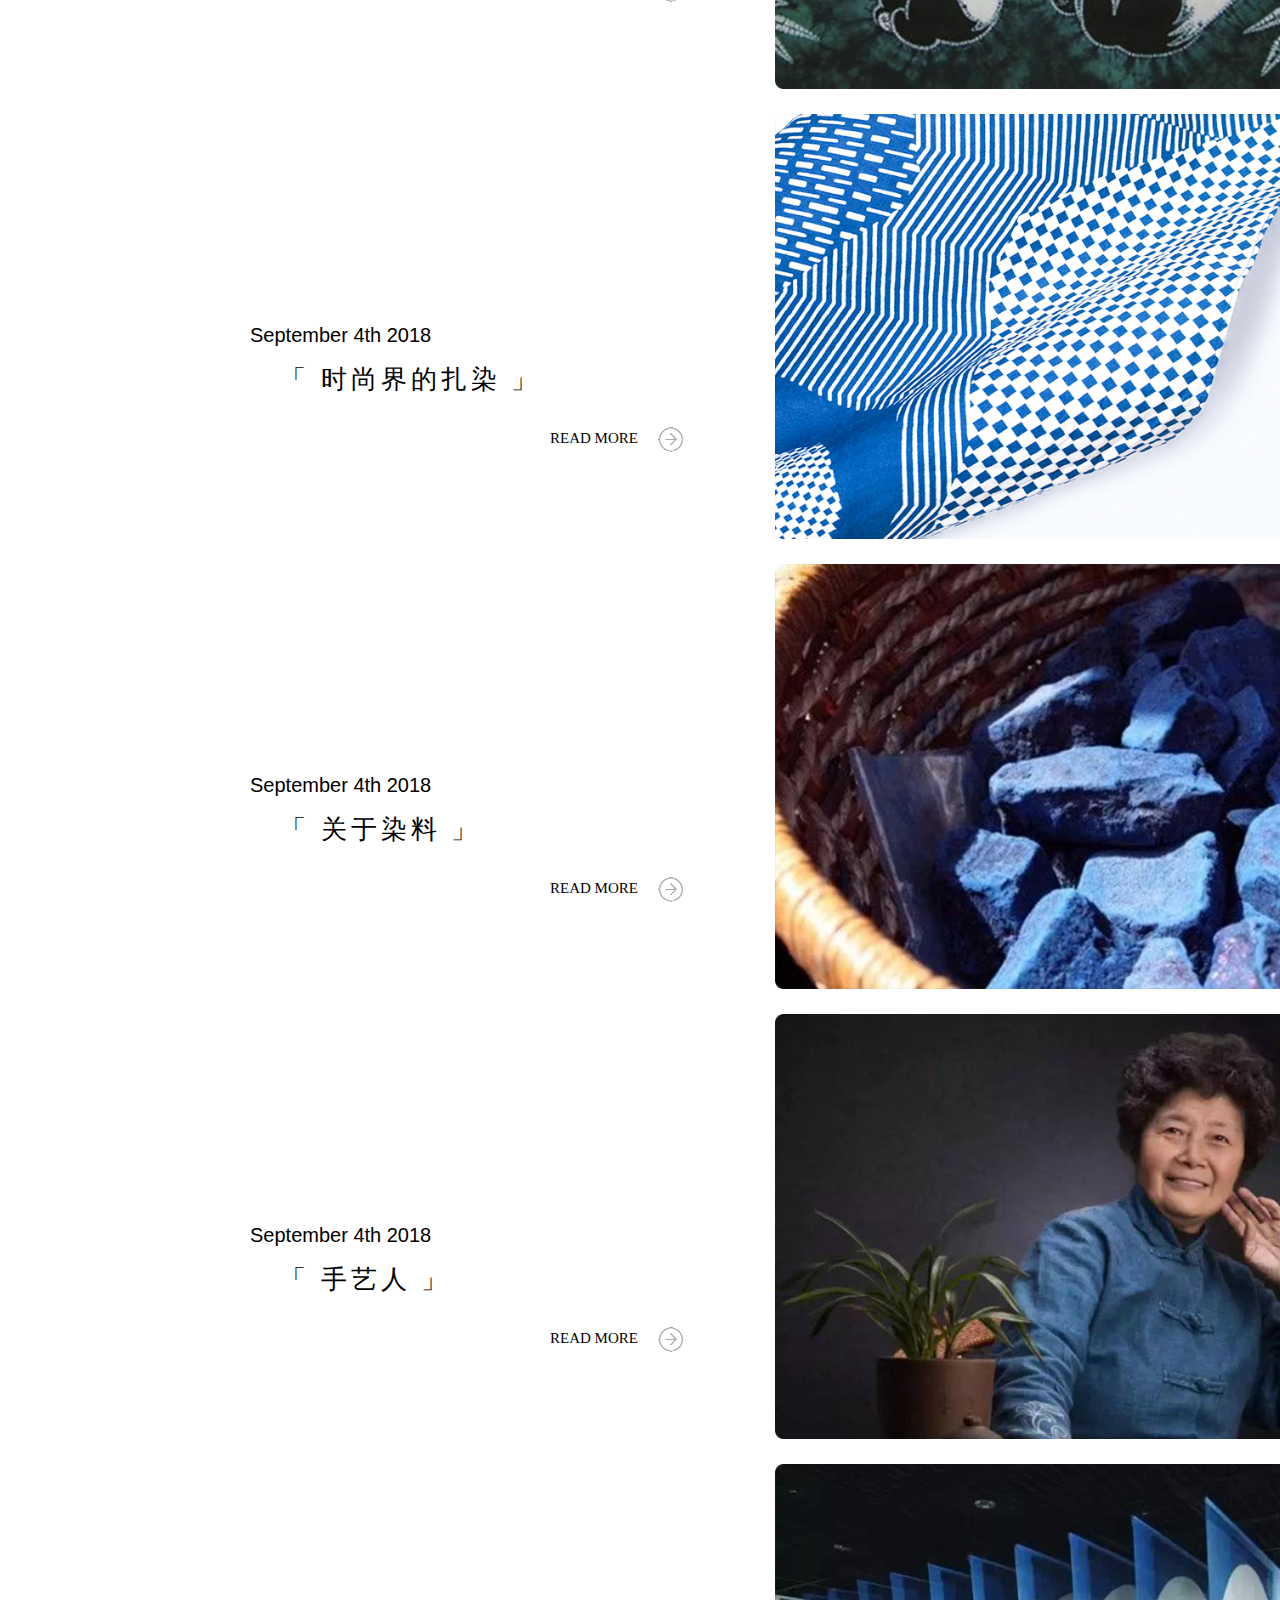
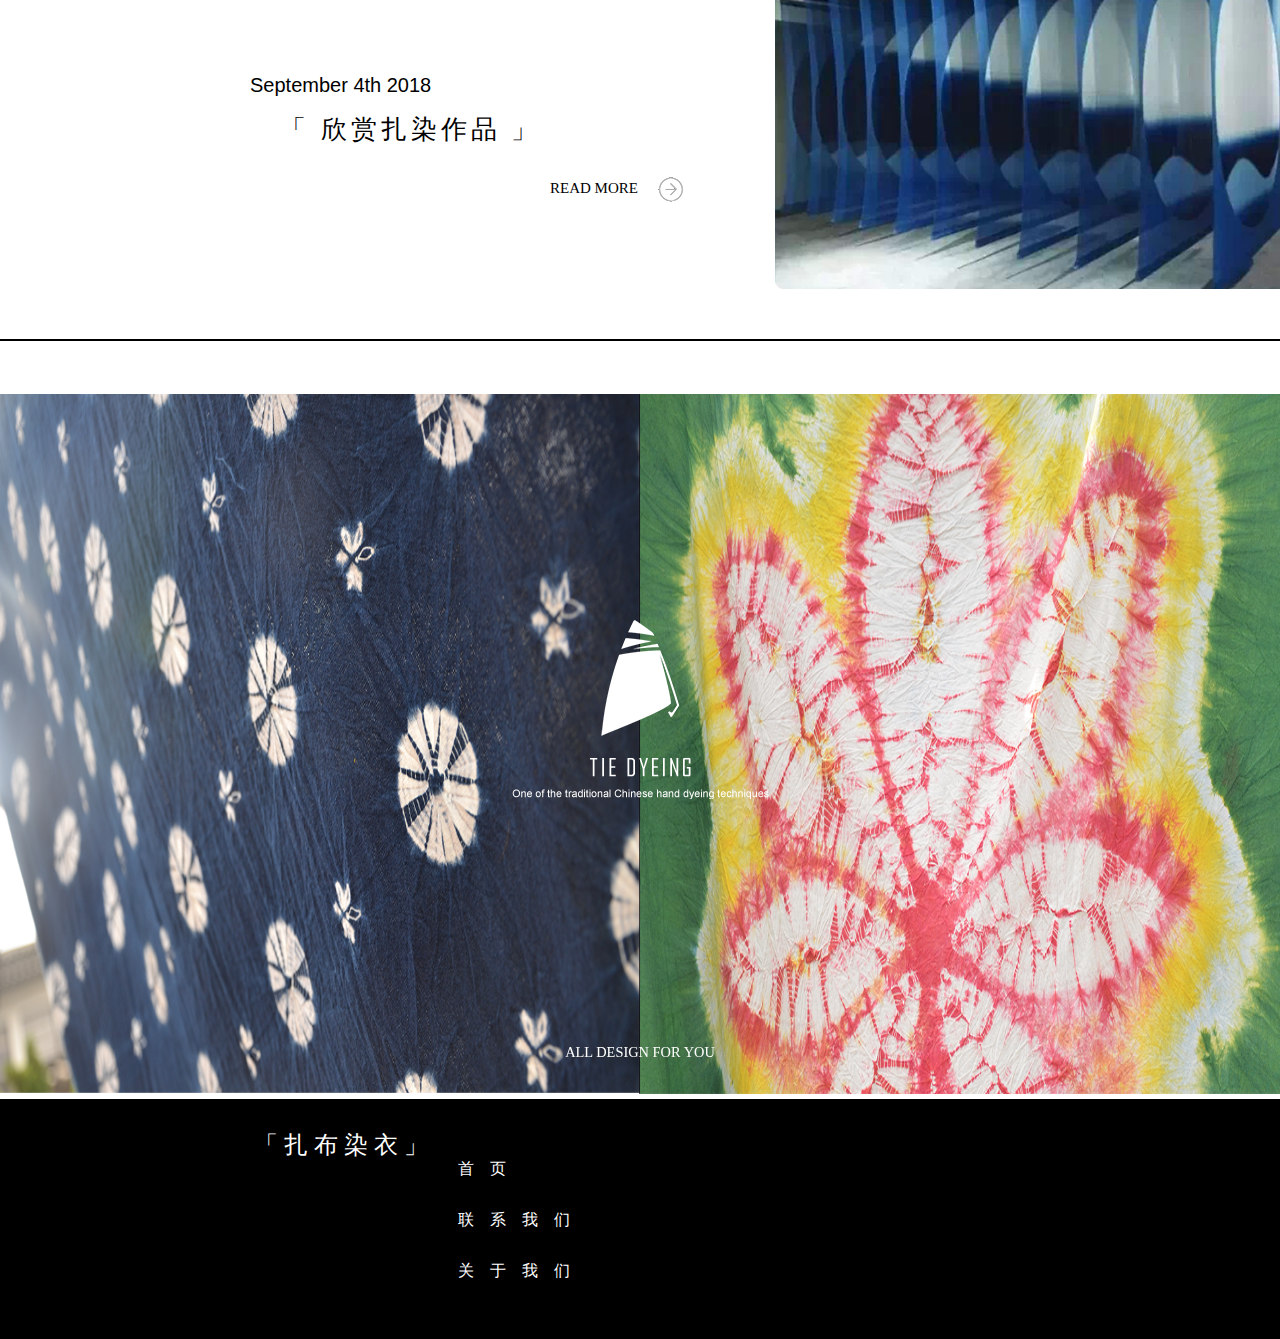
<file: news.html>
<!DOCTYPE html>
<html lang="zh">

<head>
    <meta charset="UTF-8">
    <title>扎染社区 | 社区</title>
    <link rel="stylesheet" type="text/css" id="s1">

    <script>
        window.onload = function() {
            if ((screen.width == 1024) && (screen.height == 768)) {

                document.getElementById('s1').href = '1024css/news.css';
            } else if ((screen.width == 1366) && (screen.height == 768)) {

                document.getElementById('s1').href = '1366css/news.css';
            } else {

                document.getElementById('s1').href = '1920css/news.css';
            }
        }
    </script>
    <!-- <meta name=”viewport” content=”width=device-width, initial-scale=1″ /> -->
</head>

<body>
    <div class="header">
        <div id="h-1">
            <img id="h-1-1" src="img2/banner.png" />
            <a href="index.html#page1"> <img class="h-1-2" src="img2/logo.png" height="70px" width="auto"></a>
            <div class="h-1-3">
                <div class="link-1">
                    <a href="index.html#page1" class="demo">
                        <span class="thin">首页</span>
                    </a>
                </div>
                &nbsp;&nbsp;&nbsp;&nbsp; &nbsp;&nbsp;&nbsp;&nbsp;&nbsp;&nbsp;
                <div class="link-1">
                    <a href="news.html" class="demo">

                        <span class="thin">社区</span>
                    </a>
                </div>
            </div>
        </div>
    </div>
    <div style="padding-top: 105px;"></div>
    <div class="content">


        <div class="c-1" style="position: relative;">
            <div style="width: 65%;">
                <img class="c-1-1" src="img2/hot_img.png" />
            </div>
            <div style="position: absolute;left: 55%">
                <img class="c-1-2" src="img2/hot.png">
                <div style="padding-top: 20px">
                    <hr class="hr1" />
                </div>
                <img class="c-1-3" src="img2/girl.png">
                <div class="info">
                    <div class="infostyle">
                        <div><span class="date">September 1st 2018</span></div>

                        <div class="title"><span>「 时尚界的扎染 」</span></div>
                        <a href="blog1.html" class="demo">
                            <div class="next">

                                <span>READ MORE</span> &nbsp; &nbsp;
                                <img src="img2/next.png">

                            </div>
                        </a>

                    </div>
                </div>
            </div>

        </div>


        <div class="c-2" style="position: relative;display: flex;">
            <div style="width: 65%;">
                <div>
                    <img src="img2/all.png" class="c-2-1" width="10%">

                </div>
                <div class="c-2-2">
                    <hr class="hr2" />
                </div>
                <div class="info2">
                    <div class="infostyle">
                        <div><span class="date">September 1st 2018</span></div>

                        <div class="title2"><span>「 你有多了解扎染 」</span></div>

                        <div class="next2">
                            <a href="blog3.html" class="demo">
                                <span>READ MORE</span> &nbsp; &nbsp;
                                <img src="img2/next.png">
                            </a>
                        </div>
                    </div>
                </div>
            </div>
            <div style="width: 85%;position: absolute;">
                <div class="c-2-3">
                    <img src="img2/img1.png">
                </div>
            </div>
        </div>


        <div class="c-3" style="position: relative;display: flex;">
            <div style="width: 65%;">
                <div>
                    <img class="c-2-1">
                </div>
                <div class="c-2-2">
                </div>
                <div class="info3">
                    <div class="infostyle">
                        <div><span class="date">September 2nd 2018</span></div>

                        <div class="title2"><span>「 探索扎染文化 」</span></div>

                        <div class="next2">
                            <a href="blog1.html" class="demo">
                                <a href="blog2.html" class="demo">
                                    <span>READ MORE</span> &nbsp; &nbsp;
                                    <img src="img2/next.png">
                                </a>
                            </a>
                        </div>
                    </div>
                </div>
            </div>
            <div style="width: 85%;position: absolute;">
                <div class="c-2-3">
                    <img src="img4/画板 1.png">
                </div>
            </div>
        </div>

        <div class="c-3" style="position: relative;display: flex;">
            <div style="width: 65%;">
                <div>
                    <img class="c-2-1">
                </div>
                <div class="c-2-2">
                </div>
                <div class="info3">
                    <div class="infostyle">
                        <div><span class="date">September 4th 2018</span></div>

                        <div class="title2"><span>「 时尚界的扎染 」</span></div>

                        <div class="next2">
                            <a href="blog1.html" class="demo">
                                <span>READ MORE</span> &nbsp; &nbsp;
                                <img src="img2/next.png">
                            </a>
                        </div>
                    </div>
                </div>
            </div>
            <div style="width: 85%;position: absolute;">
                <div class="c-2-3">
                    <img src="img2/img3.png">
                </div>
            </div>
        </div>


        <div class="c-3" style="position: relative;display: flex;">
            <div style="width: 65%;">
                <div>
                    <img class="c-2-1">
                </div>
                <div class="c-2-2">
                </div>
                <div class="info3">
                    <div class="infostyle">
                        <div><span class="date">September 4th 2018</span></div>

                        <div class="title2"><span>「 关于染料 」</span></div>

                        <div class="next2">
                            <a href="blog4.html" class="demo">
                                <span>READ MORE</span> &nbsp; &nbsp;
                                <img src="img2/next.png">
                            </a>
                        </div>
                    </div>
                </div>
            </div>
            <div style="width: 85%;position: absolute;">
                <div class="c-2-3">
                    <img src="img2/img4.png">
                </div>
            </div>
        </div>

        <div class="c-3" style="position: relative;display: flex;">
            <div style="width: 65%;">
                <div>
                    <img class="c-2-1">
                </div>
                <div class="c-2-2">
                </div>
                <div class="info3">
                    <div class="infostyle">
                        <div><span class="date">September 4th 2018</span></div>

                        <div class="title2"><span>「 手艺人 」</span></div>

                        <div class="next2">
                            <a href="blog5.html" class="demo">
                                <span>READ MORE</span> &nbsp; &nbsp;
                                <img src="img2/next.png">
                            </a>
                        </div>
                    </div>
                </div>
            </div>
            <div style="width: 85%;position: absolute;">
                <div class="c-2-3">
                    <img src="img11/画板 1.png">
                </div>
            </div>
        </div>

        <div class="c-3" style="position: relative;display: flex;">
            <div style="width: 65%;">
                <div>
                    <img class="c-2-1">
                </div>
                <div class="c-2-2">
                </div>
                <div class="info3">
                    <div class="infostyle">
                        <div><span class="date">September 4th 2018</span></div>

                        <div class="title2"><span>「 欣赏扎染作品 」</span></div>

                        <div class="next2">
                            <a href="blog6.html" class="demo">
                                <span>READ MORE</span> &nbsp; &nbsp;
                                <img src="img2/next.png">
                            </a>
                        </div>
                    </div>
                </div>
            </div>
            <div style="width: 85%;position: absolute;">
                <div class="c-2-3">
                    <img src="img2/img6.png">
                </div>
            </div>
        </div>
    </div>

    <div class=c-f>
        <hr class="hr3" />
    </div>


    <div>
        <div class="f-1">
            <img class="f-1-1" src="img2/footer img.png" />
            <img class="f-1-2" src="img2/footer white.png" />
            <p class="f-1-3"> ALL DESIGN FOR YOU</p>
        </div>
    </div>

    <div style="padding-top:5px;"></div>

    <div class="f-2">
        <div class="fleft">
            <div>
                <span class="f-2-1">「 扎 布 染 衣 」</span>
            </div>
            <div>
                <a href="index.html">
                    <p class="f-2-2">首页</p>
                </a>
                <a href=# onClick="javascript:alert('官方联系方式正在搭建，敬请期待！');">
                    <p class="f-2-2">联系我们</p>
                </a>
                <a href="#" onClick="javascript:alert('我们致力于扩大扎染文化的影响力，希望为扎染的进一步发展作出一定的贡献');">
                    <p class="f-2-2">关于我们</p>
                </a>
            </div>
        </div>
    </div>

</body>

</html>
</file>
<file: 1366css/index.css>
* {
    margin: 0px;
    padding: 0px;
}

a {
    position: relative;
    color: #fff;
    text-decoration: none;
    color: #fff;
    font-family: "Microsoft YaHei";
}

a.demo:before,
a.demo:after {
    content: '';
    border-bottom: solid 1px white;
    position: absolute;
    bottom: 0;
    width: 0;
}

a.demo:before {
    left: 0;
}

a.demo:after {
    right: 0;
}

a.demo:hover:before,
a.demo:hover:after {
    width: 50%;
}

a.demo:before,
a.demo:after {
    -webkit-transition: all 0.2s ease;
    transition: all 0.2s ease;
}


/* .h-1 {
    width: 1250px;
    height: 150px;
    margin: 0 auto;
    border-top: blue 2px solid;
    background-size: cover;
    background-position: 50%;
    display: flex;
    justify-content: space-between;
    align-items: Center;
}

.h-1-1 {
    height: 100%;
    width: 35%;
    display: flex;
    align-items: center;
    justify-content: center;
}

.h-1-2 {
    height: 100%;
    width: 30%;
    display: flex;
    align-items: center;
    justify-content: center;
}

.h-1-3 {
    height: 100%;
    width: 35%;
    display: flex;
    align-items: flex-start;
    justify-content: center;
    padding-top: 25px;
}

.h-1-3 span {
    font-size: 10px;
} */


/* #h-1 {
    width: 100%;
    height: 100px;
    margin: 0 auto;
    position: fixed;
    top: 0;
    display: flex;
    justify-content: center;
    z-index: 1;
}

#h-1-1 {
    position: absolute;
    z-index: -1;
    width: 100%;
    height: 100px;
}

.h-1-2 {
    padding-top: 10px;
    height: 80px;
    width: auto;
}

.h-1-3 {
    padding-left: 300px;
    padding-top: 45px;
    display: flex;
}

.h-1-3 span {
    font-size: 20px;
} */

#h-1 {
    width: 100%;
    height: 100px;
    margin: 0 auto;
    position: fixed;
    z-index: 2;
}

.h-1-1 {
    position: absolute;
    z-index: -1;
    top: 40px;
    left: 100px;
    width: 100%;
    height: 100px;
    color: #2570c6;
}

.h-1-2 {
    position: absolute;
    padding-top: 10px;
    height: 80px;
    left: 44%;
    width: auto;
}

.h-1-3 {
    position: absolute;
    left: 78%;
    top: 10px;
    display: flex;
    color: #cccccc;
    font-size: 1px;
}

.h-2 {
    padding-top: 152px;
    width: 1250px;
    height: auto;
    margin: 0 auto;
}

.h-2 img {
    width: 100%;
    height: 300px;
}

.h-3 {
    padding-top: 10px;
}

.h-3-1 {
    margin: 0 auto;
    width: 800px;
    height: auto;
    display: flex;
    justify-content: center;
}

.h-3-1 img {
    height: 50px;
    width: 1250px;
}

.h-3-2 {
    /* padding-top: 5px; */
    margin: 0 auto;
    width: 1250px;
    display: flex;
    justify-content: center;
}

.banner {
    padding-top: 105px;
    width: 1366px;
    margin:0 calc(50% - 683px);
    height: 520px;
}


/* .h-3-2 img {
    height: 380px;
    width: 600px;
} */

.c-1 {
    width: 1250px;
    margin: 0 auto;
    padding-top: 70px;
}

.title-text span {
    display: block;
    position: relative;
    color: #188eee;
    text-align: center;
}

.title-text span:before,
.title-text span:after {
    content: '';
    position: absolute;
    top: 50%;
    background: #8c8c8c;
    width: 35%;
    height: 1px;
}

.title-text span:before {
    left: 2%;
}

.title-text span:after {
    right: 2%;
}

.c-2 {
    padding-top: 40px;
}

.c-2 span {
    display: block;
    position: relative;
    text-align: center;
}

.c-3 {
    width: 80%;
    margin: 0 auto;
    padding-top: 50px;
    padding-right: 50px;
    display: flex;
    justify-content: space-between;
    padding-left: 2%;
}

.c-3-1 {
    width: 30%;
}

.c-4 {
    width: 75%;
    margin: 0 auto;
    padding-top: 5px;
    padding-right: 0px;
}

.c-4 table {
    margin: 0 auto;
}

.bottom-opacity {
    position: relative;
}

.bottom-opacity img {
    width: 100%;
    border-radius: 10px;
}

.bottom-opacity .bottom {
    width: 100%;
    height: 40px;
    position: absolute;
    left: 0;
    bottom: 3px;
    border-bottom-right-radius: 0.5em;
    border-bottom-left-radius: 0.5em;
    background-color: rgba(0, 0, 0, 0.5);
}

.bottom-opacity .bottom div {
    margin: 8px 10px;
}

.bottom p {
    color: #fff;
    margin: 0 auto;
    padding-top: 10px;
    padding-left: 20px;
    font-family: "Microsoft YaHei";
}

.gonext {
    padding-left: 78%;
}

.gonext span {
    color: black;
}

.gonext img {
    vertical-align: middle;
}

.f-1 {
    position: relative;
    z-index: 2;
    width: 1366px;
    margin:0 calc(50% - 683px);
    height: 400px;
    display: flex;
    justify-content: center;
    align-content: space-between;
}

.f-1-1 {
    position: absolute;
    z-index: -1;
    height: 400px;
    width: 100%;
}

.f-1-2 {
    position: absolute;
    z-index: 0;
    padding-top: 100px;
}

.f-1-3 {
    position: absolute;
    z-index: 0;
    color: #fff;
    padding-top: 365px;
    font-family: "Microsoft YaHei";
    font-size: 0.9em;
}

.f-2 {
    background-color: #000;
    width: 100%;
    height: 500px;
    display: flex;
}

.fleft {
    width: 50%;
    padding-left: 100px;
    padding-top: 30px;
    display: flex;
    justify-content: center;
}

.fright {
    width: 50%;
    padding-top: 30px;
}

.f-2-1 {
    color: #fff;
    font-size: 1.5em;
    font-weight: 100;

}

.f-2-2 {
    color: #fff;
    padding-top: 30px;
    padding-left: 30px;
    font-size: 1em;
    letter-spacing: 1em;
    font-weight: 100;
}

.icon {
    padding-top: 20px;
}

.icon img {
    padding-top: 20px;
    padding-left: 30px;
}

.beianhao {
    padding-top: 35px;
    padding-left: 65px;
}

.beianhao span {
    color: #fff;
}
</file>
